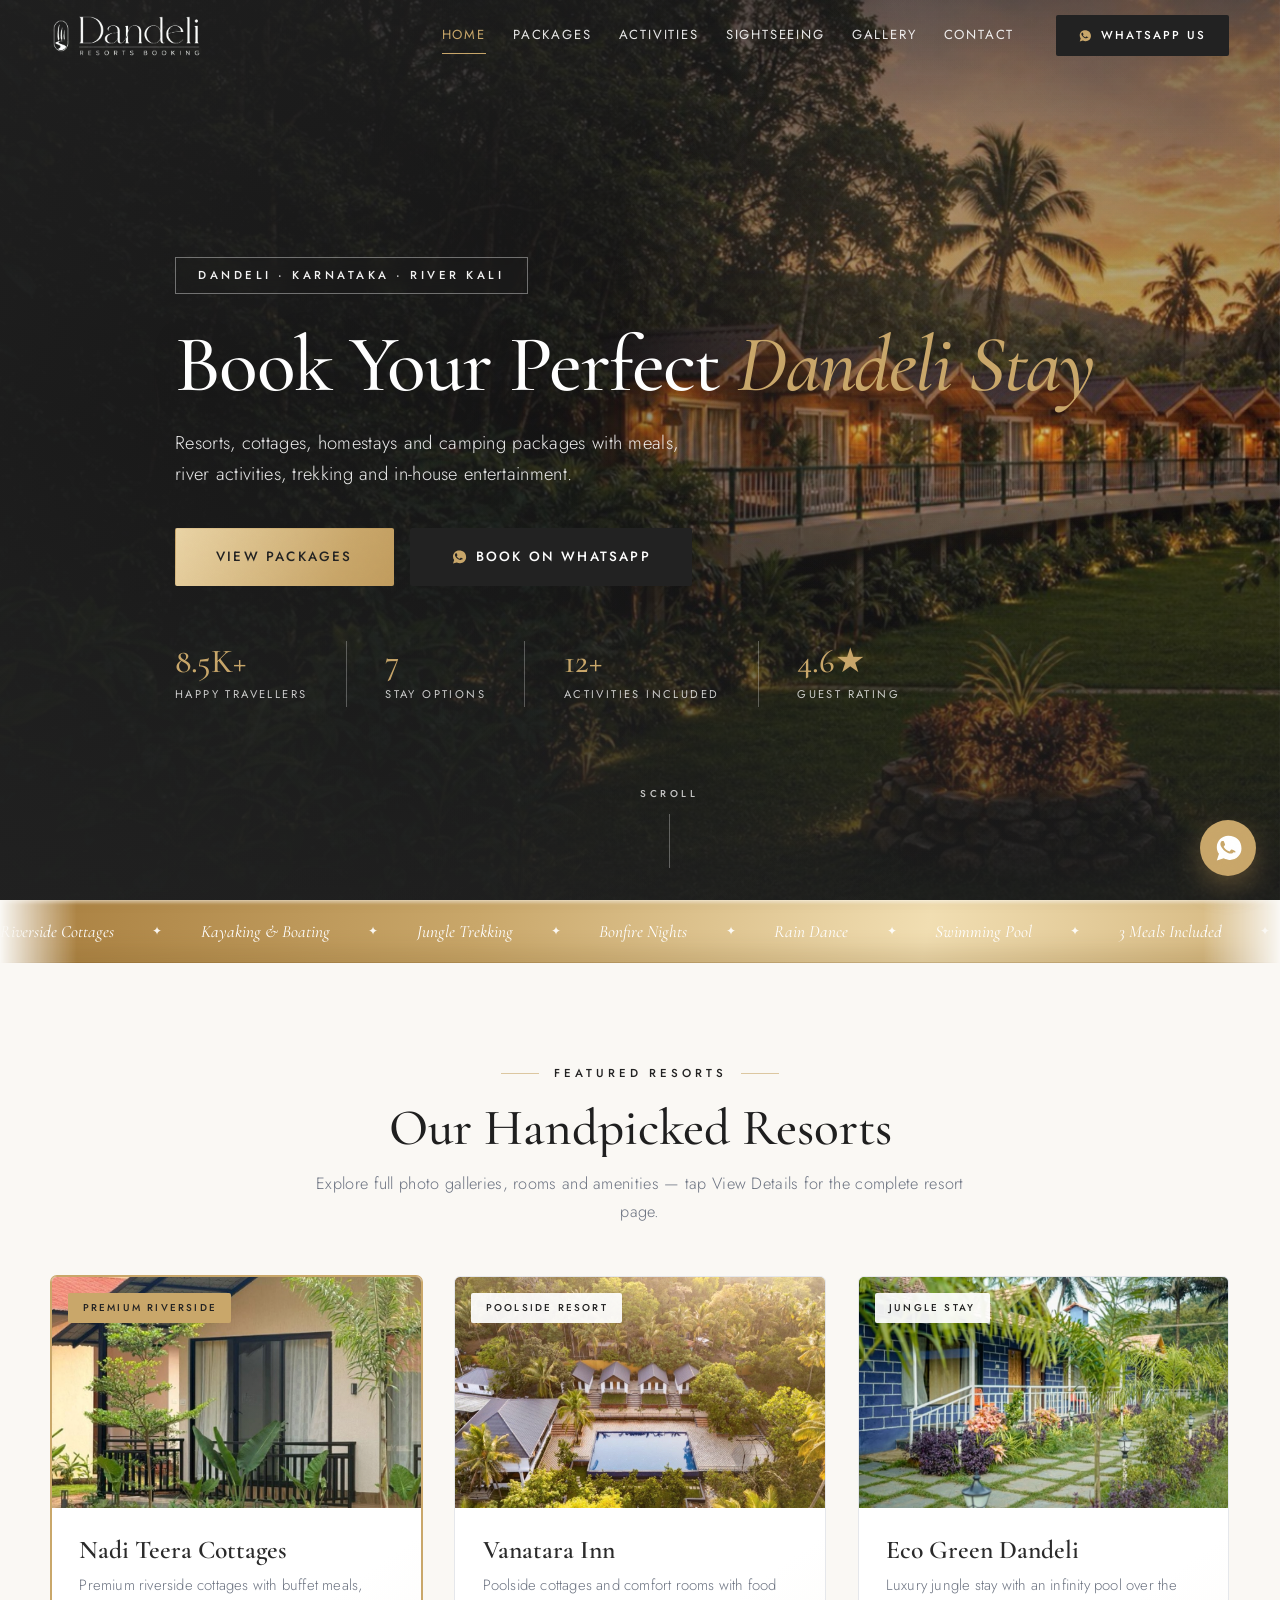
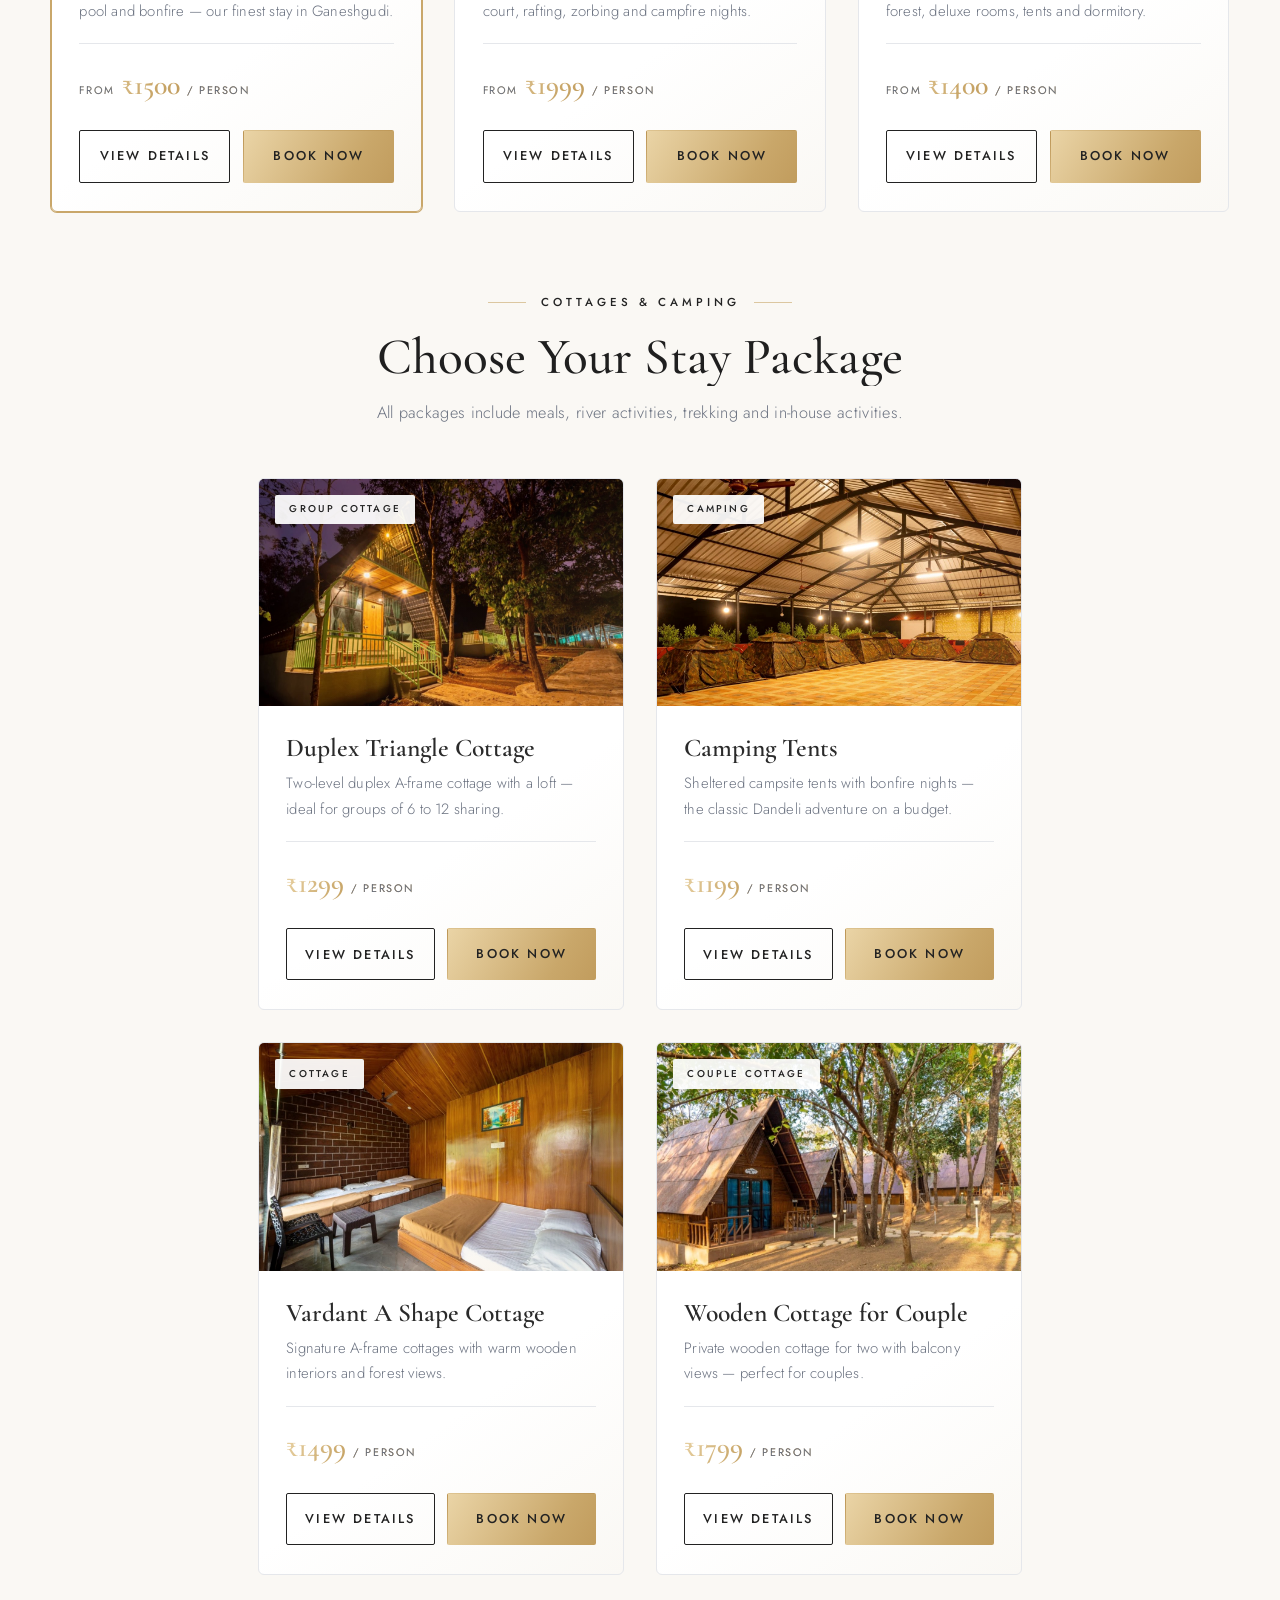
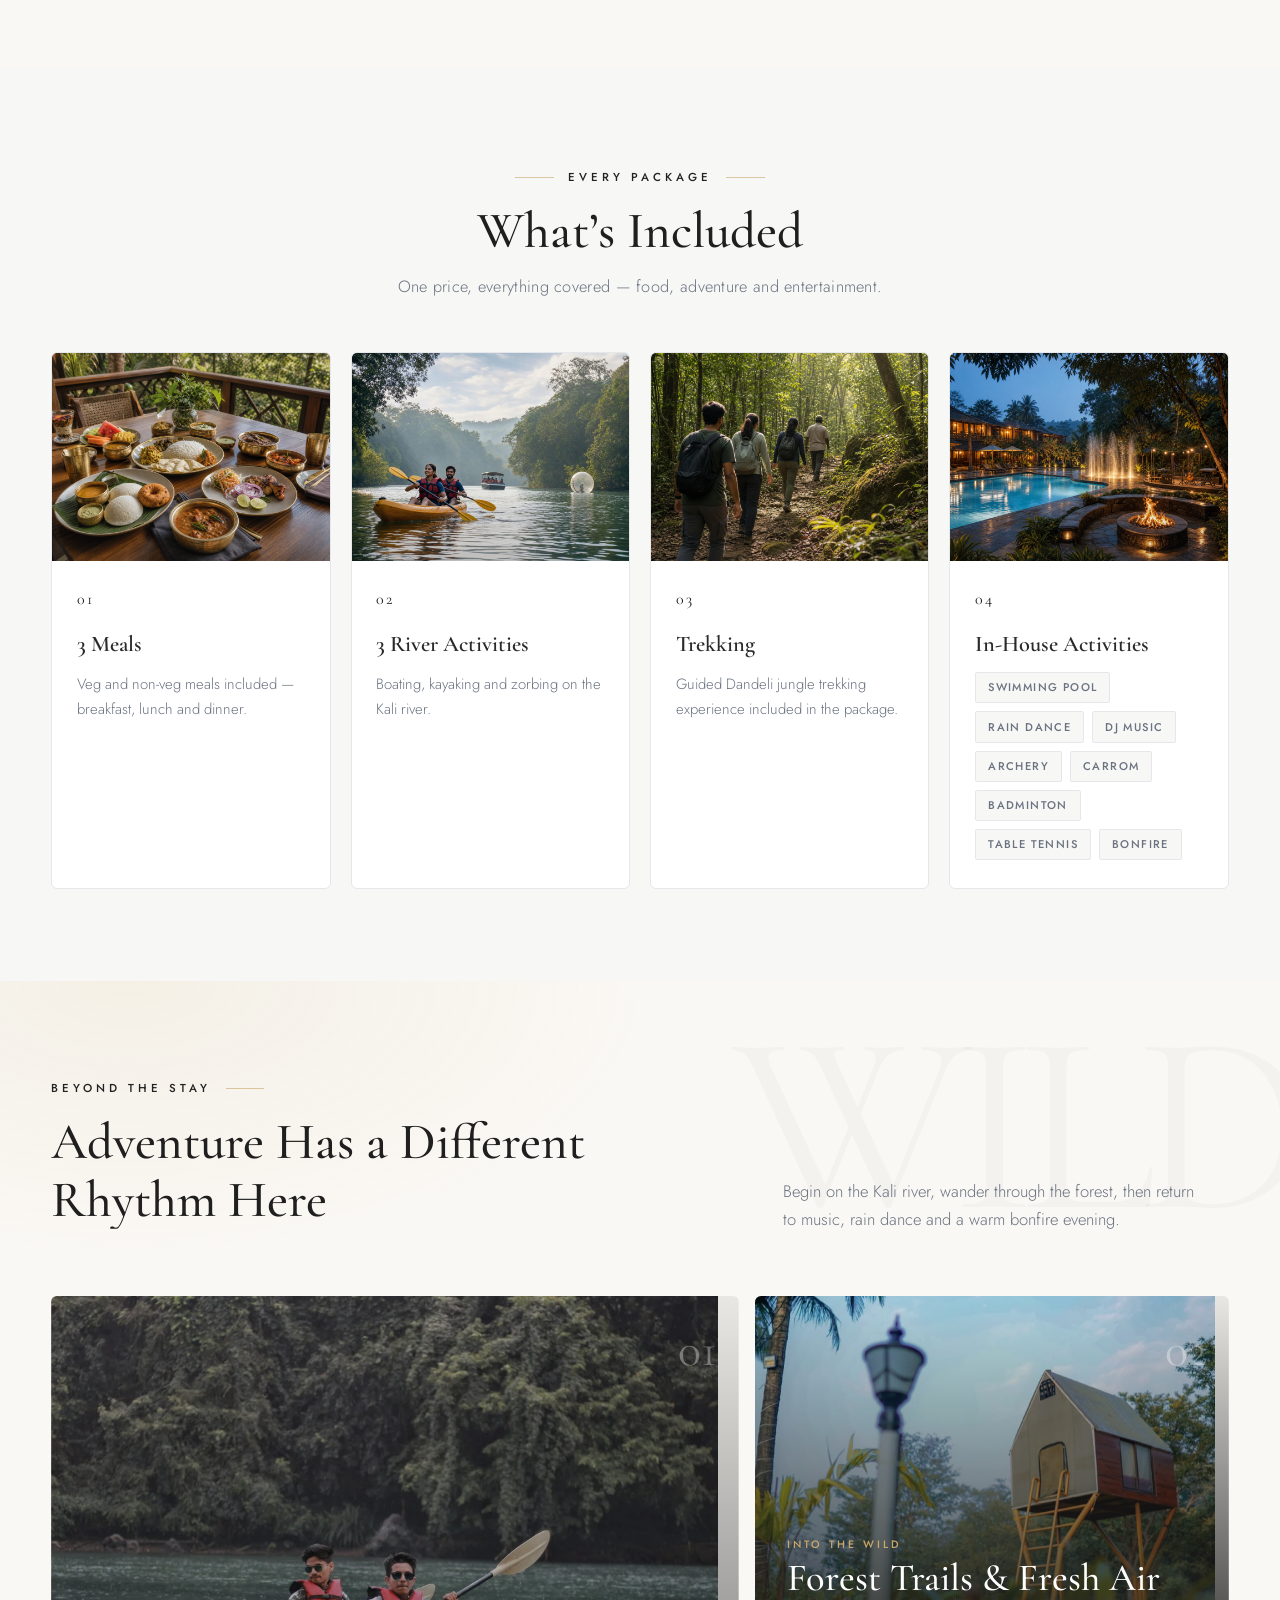
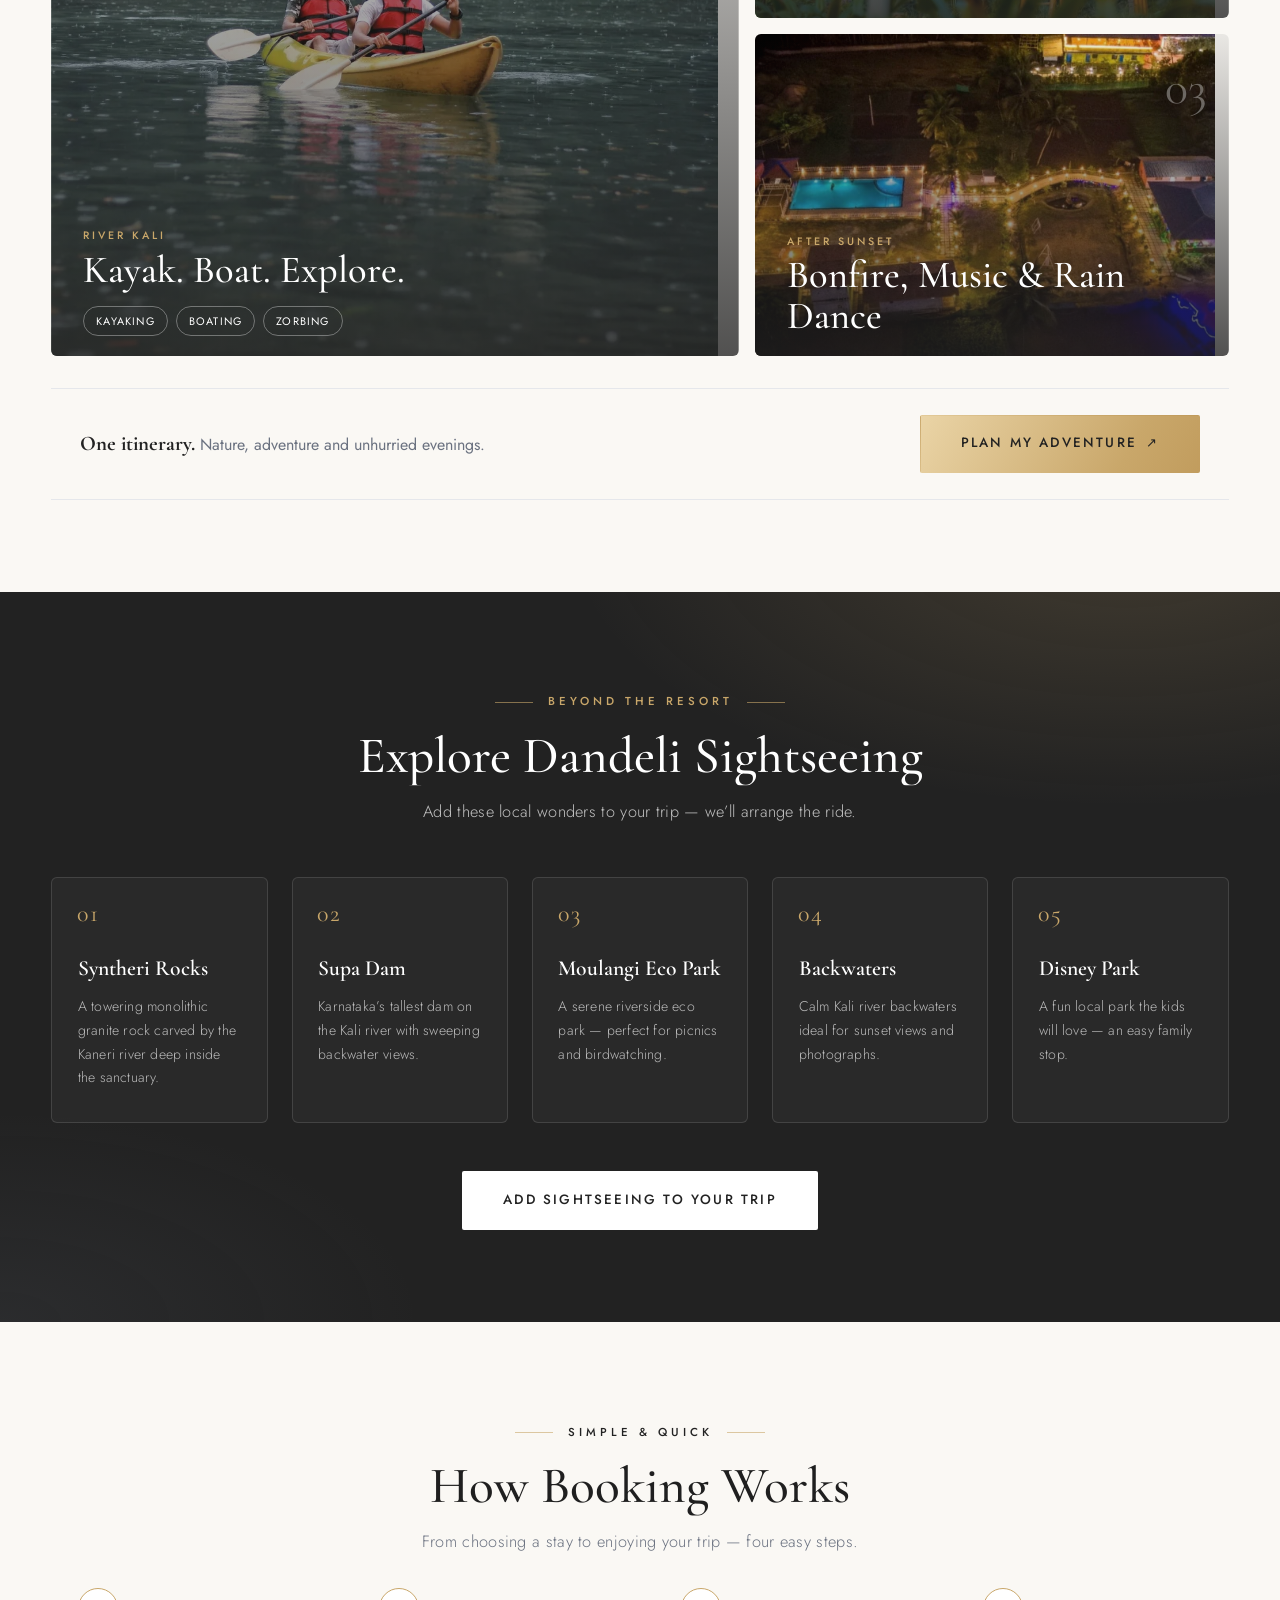
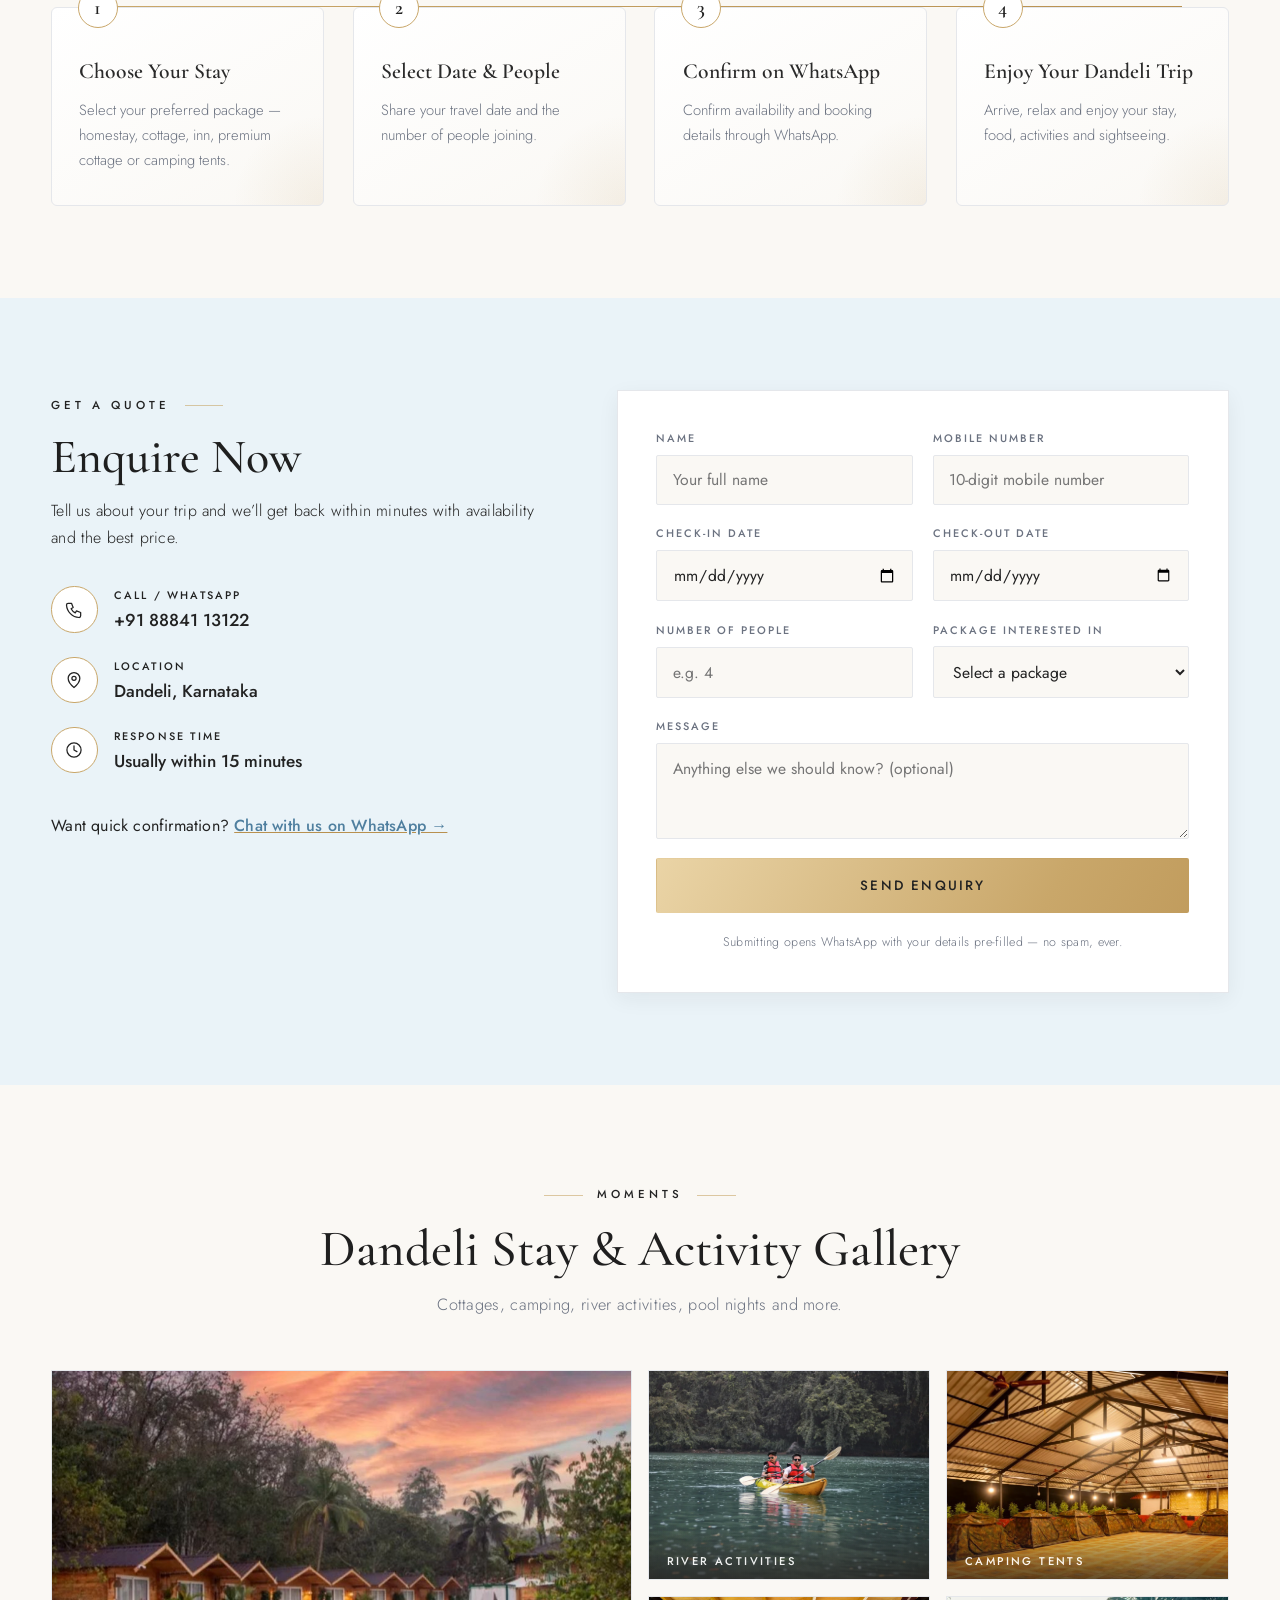
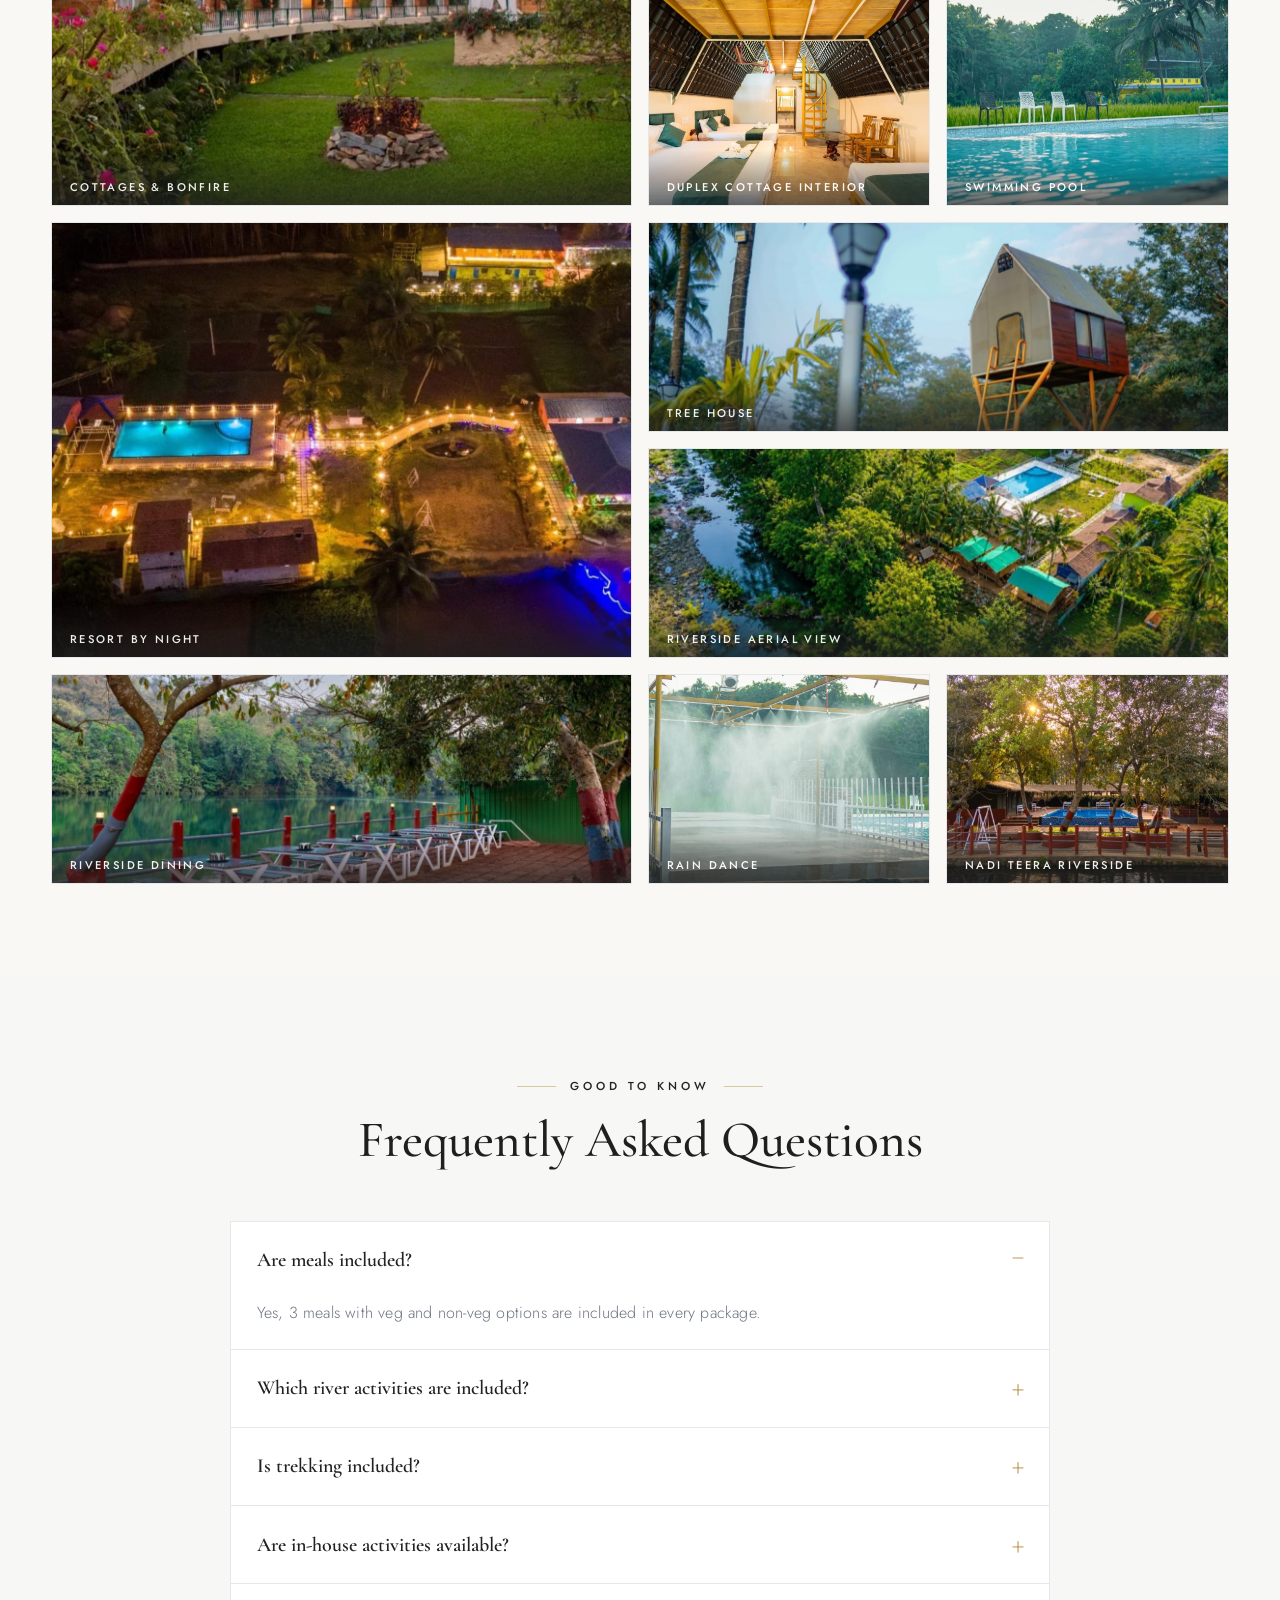
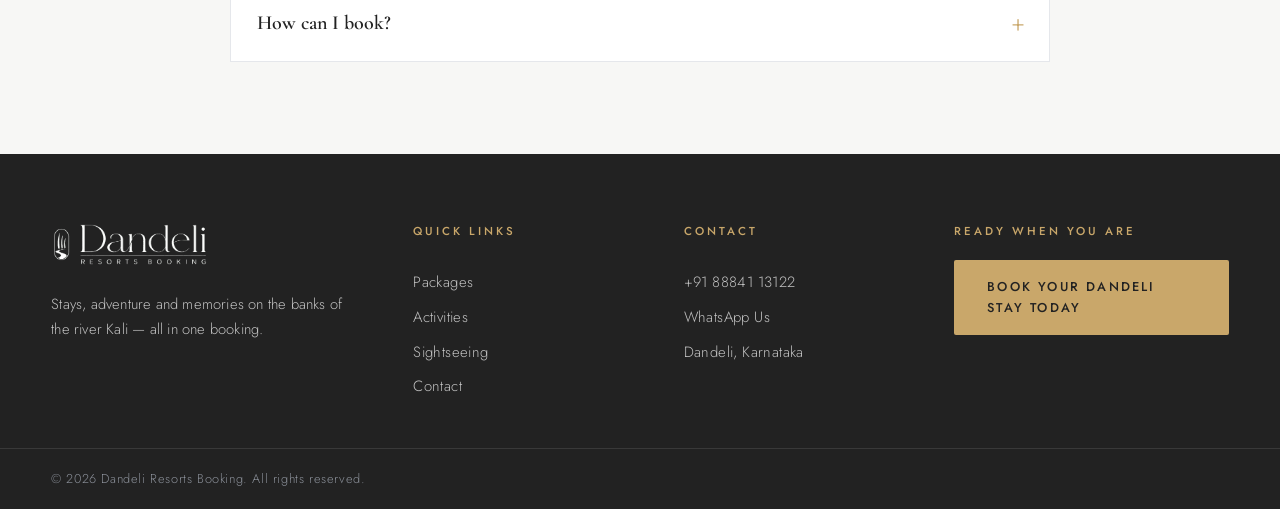
<file: index.html>
<!DOCTYPE html>
<html lang="en">
<head>
  <meta charset="UTF-8">
  <meta name="viewport" content="width=device-width, initial-scale=1.0">
  <script>document.documentElement.classList.add('js');document.addEventListener('error',function(e){var t=e.target;if(t&&t.tagName==='IMG'&&t.parentNode&&t.parentNode.tagName==='PICTURE'&&!t.dataset.fb){t.dataset.fb=1;var ss=t.parentNode.getElementsByTagName('source');while(ss.length){ss[0].parentNode.removeChild(ss[0]);}var s=t.getAttribute('src');t.removeAttribute('srcset');t.src='';t.src=s;}},true);window.setTimeout(function(){if(document.documentElement.classList.contains('sb-ready'))return;document.documentElement.classList.add('sb-fallback');var l=document.getElementById('siteLoader');if(l)l.classList.add('is-hidden');if(document.body)document.body.classList.remove('is-loading');},4000);</script>
  <title>Dandeli Resorts Booking | Resorts, Cottages, Homestays &amp; Camping from ₹1199</title>
  <meta name="description" content="Book your perfect Dandeli stay — resorts, cottages, homestays and camping packages with 3 meals, river activities, trekking and in-house entertainment. Packages from ₹1199 per person.">
  <meta name="robots" content="index, follow, max-image-preview:large">
  <meta name="theme-color" content="#FAF8F4">
  <meta name="color-scheme" content="light">
  <meta property="og:title" content="Dandeli Resorts Booking — Book Your Perfect Dandeli Stay">
  <meta property="og:description" content="Resorts, cottages, homestays and camping packages with meals, river activities, trekking and in-house entertainment.">
  <meta property="og:type" content="website">
  <meta property="og:image" content="images/hero-generated.jpg">
  <meta property="og:image:width" content="1672">
  <meta property="og:image:height" content="941">
  <meta property="og:image:alt" content="Illuminated forest cottages in Dandeli at sunset">
  <meta name="twitter:card" content="summary_large_image">
  <meta name="twitter:title" content="Dandeli Resorts Booking — Book Your Perfect Dandeli Stay">
  <meta name="twitter:description" content="Resorts, cottages, homestays and camping packages with meals and activities in Dandeli.">
  <meta name="twitter:image" content="images/hero-generated.jpg">
  <link rel="icon" type="image/png" href="images/favicon.png">
  <link rel="preload" as="image" href="images/hero-generated-banner.jpg" type="image/jpeg" fetchpriority="high">
  <link rel="preconnect" href="https://fonts.googleapis.com">
  <link rel="preconnect" href="https://fonts.gstatic.com" crossorigin>
  <link href="https://fonts.googleapis.com/css2?family=Cormorant+Garamond:ital,wght@0,500;0,600;1,500&amp;family=Jost:wght@300;400;500;600&amp;display=optional" rel="stylesheet" media="print" onload="this.media='all'">
  <noscript><link href="https://fonts.googleapis.com/css2?family=Cormorant+Garamond:ital,wght@0,500;0,600;1,500&amp;family=Jost:wght@300;400;500;600&amp;display=optional" rel="stylesheet"></noscript>
  <link rel="stylesheet" href="style.css">
  <script type="application/ld+json">
  {"@context":"https://schema.org","@type":"TravelAgency","name":"Dandeli Resorts Booking","description":"Direct booking assistance for resorts, cottages, homestays and camping packages in Dandeli, Karnataka.","telephone":"+91-88841-13122","areaServed":{"@type":"City","name":"Dandeli"},"address":{"@type":"PostalAddress","addressLocality":"Dandeli","addressRegion":"Karnataka","addressCountry":"IN"},"priceRange":"₹₹"}
  </script>
</head>
<body class="is-loading">

  <div class="site-loader" id="siteLoader" role="status" aria-live="polite" aria-label="Loading Dandeli Resorts Booking">
    <div class="loader-orbit" aria-hidden="true">
      <span class="loader-icon"><img src="images/logo-white.png" alt="" width="900" height="262"></span>
    </div>
    <div class="loader-brand" aria-hidden="true"><strong>Dandeli</strong><span>Resorts Booking</span></div>
    <span class="loader-line" aria-hidden="true"></span>
  </div>

  <a class="skip-link" href="#main-content">Skip to main content</a>

  <div class="scroll-progress" aria-hidden="true"><span id="progressBar"></span></div>

  <!-- ============ HEADER ============ -->
  <header class="site-header" id="home">
    <div class="container header-inner">
      <a href="#home" class="brand">
        <img class="brand-logo" src="images/logo-white.png" alt="Dandeli Resorts Booking" width="900" height="262">
      </a>

      <nav class="main-nav" id="mainNav" aria-label="Main navigation">
        <a href="#home" class="nav-link active">Home</a>
        <a href="#packages" class="nav-link">Packages</a>
        <a href="#activities" class="nav-link">Activities</a>
        <a href="#sightseeing" class="nav-link">Sightseeing</a>
        <a href="#gallery" class="nav-link">Gallery</a>
        <a href="#contact" class="nav-link">Contact</a>
        <a href="https://wa.me/918884113122?text=Hi!%20I%20want%20to%20book%20a%20Dandeli%20stay%20package." class="btn btn-whatsapp nav-cta" target="_blank" rel="noopener">
          <svg viewBox="0 0 32 32" class="ico" aria-hidden="true"><path fill="currentColor" d="M16 3C9.4 3 4 8.3 4 14.9c0 2.6.8 5 2.3 7L4 29l7.3-2.3c1.9 1 4 1.6 6.2 1.6h.5c6.6 0 12-5.3 12-11.9C30 8.3 24.6 3 16 3Zm5.9 16.9c-.3.8-1.7 1.6-2.4 1.7-.6.1-1.4.2-2.2-.1-.5-.2-1.2-.4-2-.8-3.6-1.5-5.9-5.1-6.1-5.4-.2-.2-1.4-1.9-1.4-3.6 0-1.7.9-2.6 1.2-2.9.3-.3.7-.4 1-.4h.7c.2 0 .5-.1.8.6.3.8 1 2.7 1.1 2.9.1.2.2.4 0 .7-.1.2-.2.4-.4.6l-.6.7c-.2.2-.4.4-.2.8.2.4 1 1.7 2.2 2.7 1.5 1.3 2.8 1.7 3.2 1.9.4.2.6.2.9-.1.2-.3 1-1.2 1.3-1.6.3-.4.5-.3.9-.2.4.1 2.4 1.1 2.8 1.3.4.2.7.3.8.5.1.2.1.9-.2 1.7Z"/></svg>
          WhatsApp Us
        </a>
      </nav>

      <button class="nav-toggle" id="navToggle" aria-label="Open menu" aria-expanded="false" aria-controls="mainNav">
        <span></span><span></span><span></span>
      </button>
    </div>
  </header>
  <button class="nav-scrim" id="navScrim" type="button" aria-label="Close navigation" tabindex="-1"></button>

  <main id="main-content">

  <!-- ============ HERO ============ -->
  <section class="hero">
    <img class="hero-bg" src="images/hero-generated-banner.jpg" alt="Wooden resort cottages surrounded by tropical greenery at sunset in Dandeli" width="1600" height="900" fetchpriority="high" decoding="async">
    <div class="hero-overlay"></div>
    <div class="container hero-content">
      <span class="hero-kicker">Dandeli &middot; Karnataka &middot; River Kali</span>
      <h1>Book Your Perfect <span class="accent">Dandeli Stay</span></h1>
      <p class="hero-sub">Resorts, cottages, homestays and camping packages with meals, river activities, trekking and in-house entertainment.</p>
      <div class="hero-ctas">
        <a href="#packages" class="btn btn-primary btn-lg">View Packages</a>
        <a href="https://wa.me/918884113122?text=Hi!%20I%20want%20to%20book%20a%20Dandeli%20stay%20package." class="btn btn-whatsapp btn-lg" target="_blank" rel="noopener">
          <svg viewBox="0 0 32 32" class="ico" aria-hidden="true"><path fill="currentColor" d="M16 3C9.4 3 4 8.3 4 14.9c0 2.6.8 5 2.3 7L4 29l7.3-2.3c1.9 1 4 1.6 6.2 1.6h.5c6.6 0 12-5.3 12-11.9C30 8.3 24.6 3 16 3Zm5.9 16.9c-.3.8-1.7 1.6-2.4 1.7-.6.1-1.4.2-2.2-.1-.5-.2-1.2-.4-2-.8-3.6-1.5-5.9-5.1-6.1-5.4-.2-.2-1.4-1.9-1.4-3.6 0-1.7.9-2.6 1.2-2.9.3-.3.7-.4 1-.4h.7c.2 0 .5-.1.8.6.3.8 1 2.7 1.1 2.9.1.2.2.4 0 .7-.1.2-.2.4-.4.6l-.6.7c-.2.2-.4.4-.2.8.2.4 1 1.7 2.2 2.7 1.5 1.3 2.8 1.7 3.2 1.9.4.2.6.2.9-.1.2-.3 1-1.2 1.3-1.6.3-.4.5-.3.9-.2.4.1 2.4 1.1 2.8 1.3.4.2.7.3.8.5.1.2.1.9-.2 1.7Z"/></svg>
          Book on WhatsApp
        </a>
      </div>
      <ul class="hero-stats">
        <li><strong data-count="8.5" data-decimals="1" data-suffix="K+">8.5K+</strong><span>Happy Travellers</span></li>
        <li><strong data-count="7">7</strong><span>Stay Options</span></li>
        <li><strong data-count="12" data-suffix="+">12+</strong><span>Activities Included</span></li>
        <li><strong data-count="4.6" data-decimals="1" data-suffix="★">4.6★</strong><span>Guest Rating</span></li>
      </ul>
    </div>
    <a href="#packages" class="scroll-cue" aria-label="Scroll to packages"><span class="cue-label">Scroll</span><span class="cue-line"></span></a>
  </section>

  <!-- ============ AMENITY RIBBON ============ -->
  <div class="marquee" aria-hidden="true">
    <div class="marquee-track">
      <span>Riverside Cottages</span><i>✦</i><span>Kayaking &amp; Boating</span><i>✦</i><span>Jungle Trekking</span><i>✦</i><span>Bonfire Nights</span><i>✦</i><span>Rain Dance</span><i>✦</i><span>Swimming Pool</span><i>✦</i><span>3 Meals Included</span><i>✦</i><span>DJ Evenings</span><i>✦</i>
      <span>Riverside Cottages</span><i>✦</i><span>Kayaking &amp; Boating</span><i>✦</i><span>Jungle Trekking</span><i>✦</i><span>Bonfire Nights</span><i>✦</i><span>Rain Dance</span><i>✦</i><span>Swimming Pool</span><i>✦</i><span>3 Meals Included</span><i>✦</i><span>DJ Evenings</span><i>✦</i>
    </div>
  </div>

  <!-- ============ PACKAGES ============ -->
  <section class="section" id="packages">
    <div class="container">
      <div class="section-head">
        <span class="eyebrow">Featured Resorts</span>
        <h2>Our Handpicked Resorts</h2>
        <p>Explore full photo galleries, rooms and amenities — tap View Details for the complete resort page.</p>
      </div>

      <div class="card-grid">
        <!-- Nadi Teera Cottages -->
        <article class="pkg-card reveal featured-pkg">
          <div class="pkg-media">
            <a href="nadi-teera.html" aria-label="View Nadi Teera Cottages details">
              <picture><img src="images/naditeera-cottage.jpg" alt="Nadi Teera red-roof cottage with private sit-out amid gardens" loading="lazy" width="1200" height="1600"></picture>
            </a>
            <span class="pkg-badge badge-gold">Premium Riverside</span>
          </div>
          <div class="pkg-body">
            <h3>Nadi Teera Cottages</h3>
            <p class="pkg-desc">Premium riverside cottages with buffet meals, pool and bonfire — our finest stay in Ganeshgudi.</p>
            <div class="pkg-meta">
              <span class="pkg-price"><small>From</small> ₹1500 <small>/ person</small></span>
            </div>
            <div class="pkg-actions">
              <a href="nadi-teera.html" class="btn btn-ghost">View Details</a>
              <a href="https://wa.me/918884113122?text=Hi!%20I%20want%20to%20book%20Nadi%20Teera%20Cottages." class="btn btn-primary" target="_blank" rel="noopener">Book Now</a>
            </div>
          </div>
        </article>

        <!-- Vanatara Inn -->
        <article class="pkg-card reveal">
          <div class="pkg-media">
            <a href="vanatara-inn.html" aria-label="View Vanatara Inn details">
              <picture><img src="images/vantara-inn.jpg" alt="Aerial view of Vanatara Inn cottages and swimming pool amid palm greenery" loading="lazy" width="1600" height="1066"></picture>
            </a>
            <span class="pkg-badge">Poolside Resort</span>
          </div>
          <div class="pkg-body">
            <h3>Vanatara Inn</h3>
            <p class="pkg-desc">Poolside cottages and comfort rooms with food court, rafting, zorbing and campfire nights.</p>
            <div class="pkg-meta">
              <span class="pkg-price"><small>From</small> ₹1999 <small>/ person</small></span>
            </div>
            <div class="pkg-actions">
              <a href="vanatara-inn.html" class="btn btn-ghost">View Details</a>
              <a href="https://wa.me/918884113122?text=Hi!%20I%20want%20to%20book%20Vanatara%20Inn." class="btn btn-primary" target="_blank" rel="noopener">Book Now</a>
            </div>
          </div>
        </article>

        <!-- Eco Green Dandeli -->
        <article class="pkg-card reveal">
          <div class="pkg-media">
            <a href="eco-green.html" aria-label="View Eco Green Dandeli details">
              <picture><img src="images/eco-homestay.jpg" alt="Eco Green cottages with garden pathway and lanterns" loading="lazy" width="1600" height="900"></picture>
            </a>
            <span class="pkg-badge">Jungle Stay</span>
          </div>
          <div class="pkg-body">
            <h3>Eco Green Dandeli</h3>
            <p class="pkg-desc">Luxury jungle stay with an infinity pool over the forest, deluxe rooms, tents and dormitory.</p>
            <div class="pkg-meta">
              <span class="pkg-price"><small>From</small> ₹1400 <small>/ person</small></span>
            </div>
            <div class="pkg-actions">
              <a href="eco-green.html" class="btn btn-ghost">View Details</a>
              <a href="https://wa.me/918884113122?text=Hi!%20I%20want%20to%20book%20Eco%20Green%20Dandeli." class="btn btn-primary" target="_blank" rel="noopener">Book Now</a>
            </div>
          </div>
        </article>
      </div>

      <div class="section-head" style="margin-top:4.5rem">
        <span class="eyebrow">Cottages &amp; Camping</span>
        <h2>Choose Your Stay Package</h2>
        <p>All packages include meals, river activities, trekking and in-house activities.</p>
      </div>

      <div class="card-grid grid-2up">
        <!-- Duplex Triangle Cottage -->
        <article class="pkg-card reveal">
          <div class="pkg-media">
            <picture><img src="images/duplex-triangle.jpg" alt="Duplex triangle A-frame cottage with green trim lit up at night" loading="lazy" width="1600" height="1066"></picture>
            <span class="pkg-badge">Group Cottage</span>
          </div>
          <div class="pkg-body">
            <h3>Duplex Triangle Cottage</h3>
            <p class="pkg-desc">Two-level duplex A-frame cottage with a loft — ideal for groups of 6 to 12 sharing.</p>
            <div class="pkg-meta">
              <span class="pkg-price">₹1299 <small>/ person</small></span>
            </div>
            <div class="pkg-actions">
              <button type="button" class="btn btn-ghost pkg-details-btn">View Details</button>
              <a href="https://wa.me/918884113122?text=Hi!%20I%20want%20to%20book%20the%20Duplex%20Triangle%20Cottage%20(6%20to%2012%20sharing%2C%20%E2%82%B91299%20pp)." class="btn btn-primary" target="_blank" rel="noopener">Book Now</a>
            </div>
          </div>
        </article>

        <!-- Camping Tents -->
        <article class="pkg-card reveal">
          <div class="pkg-media">
            <picture><img src="images/pkg-camping.webp" alt="Camping tents under a covered pavilion at night" loading="lazy" width="1280" height="854"></picture>
            <span class="pkg-badge">Camping</span>
          </div>
          <div class="pkg-body">
            <h3>Camping Tents</h3>
            <p class="pkg-desc">Sheltered campsite tents with bonfire nights — the classic Dandeli adventure on a budget.</p>
            <div class="pkg-meta">
              <span class="pkg-price">₹1199 <small>/ person</small></span>
            </div>
            <div class="pkg-actions">
              <button type="button" class="btn btn-ghost pkg-details-btn">View Details</button>
              <a href="https://wa.me/918884113122?text=Hi!%20I%20want%20to%20book%20the%20Camping%20Tents%20package%20(%E2%82%B91199%20pp)." class="btn btn-primary" target="_blank" rel="noopener">Book Now</a>
            </div>
          </div>
        </article>

        <!-- Vardant A Shape Cottage -->
        <article class="pkg-card reveal">
          <div class="pkg-media">
            <picture><img src="images/ashape-real.jpg" alt="Wooden A-shape cottage interior with brick wall and cozy beds" loading="lazy" width="1600" height="1067"></picture>
            <span class="pkg-badge">Cottage</span>
          </div>
          <div class="pkg-body">
            <h3>Vardant A Shape Cottage</h3>
            <p class="pkg-desc">Signature A-frame cottages with warm wooden interiors and forest views.</p>
            <div class="pkg-meta">
              <span class="pkg-price">₹1499 <small>/ person</small></span>
            </div>
            <div class="pkg-actions">
              <button type="button" class="btn btn-ghost pkg-details-btn">View Details</button>
              <a href="https://wa.me/918884113122?text=Hi!%20I%20want%20to%20book%20the%20Vardant%20A%20Shape%20Cottage%20package%20(%E2%82%B91499%20pp)." class="btn btn-primary" target="_blank" rel="noopener">Book Now</a>
            </div>
          </div>
        </article>

        <!-- Wooden Cottage for Couple -->
        <article class="pkg-card reveal">
          <div class="pkg-media">
            <picture><img src="images/wooden-cottage.jpg" alt="Wooden A-frame cottages among trees in golden evening light" loading="lazy" width="1600" height="1066"></picture>
            <span class="pkg-badge">Couple Cottage</span>
          </div>
          <div class="pkg-body">
            <h3>Wooden Cottage for Couple</h3>
            <p class="pkg-desc">Private wooden cottage for two with balcony views — perfect for couples.</p>
            <div class="pkg-meta">
              <span class="pkg-price">₹1799 <small>/ person</small></span>
            </div>
            <div class="pkg-actions">
              <button type="button" class="btn btn-ghost pkg-details-btn">View Details</button>
              <a href="https://wa.me/918884113122?text=Hi!%20I%20want%20to%20book%20the%20Wooden%20Cottage%20for%20Couple%20package%20(%E2%82%B91799%20pp)." class="btn btn-primary" target="_blank" rel="noopener">Book Now</a>
            </div>
          </div>
        </article>
      </div>
    </div>
  </section>

  <!-- ============ WHAT'S INCLUDED ============ -->
  <section class="section section-alt" id="inclusions">
    <div class="container">
      <div class="section-head">
        <span class="eyebrow">Every Package</span>
        <h2>What&rsquo;s Included</h2>
        <p>One price, everything covered — food, adventure and entertainment.</p>
      </div>

      <div class="include-grid">
        <div class="include-card reveal">
          <div class="include-media"><picture><img src="images/inclusion-meals.png" alt="Indian vegetarian and non-vegetarian meals served at a forest resort" loading="lazy" decoding="async" width="1000" height="750"></picture></div>
          <div class="include-content">
            <span class="include-index">01</span>
            <h3>3 Meals</h3>
            <p>Veg and non-veg meals included — breakfast, lunch and dinner.</p>
          </div>
        </div>
        <div class="include-card reveal">
          <div class="include-media"><picture><img src="images/inclusion-river.png" alt="Guests kayaking with boating and zorbing on the Kali river" loading="lazy" decoding="async" width="1000" height="750"></picture></div>
          <div class="include-content">
            <span class="include-index">02</span>
            <h3>3 River Activities</h3>
            <p>Boating, kayaking and zorbing on the Kali river.</p>
          </div>
        </div>
        <div class="include-card reveal">
          <div class="include-media"><picture><img src="images/inclusion-trekking.png" alt="Guided group trekking through a sunlit Dandeli forest trail" loading="lazy" decoding="async" width="1000" height="750"></picture></div>
          <div class="include-content">
            <span class="include-index">03</span>
            <h3>Trekking</h3>
            <p>Guided Dandeli jungle trekking experience included in the package.</p>
          </div>
        </div>
        <div class="include-card reveal">
          <div class="include-media"><picture><img src="images/inclusion-resort-activities.png" alt="Illuminated resort pool, rain dance fountains and bonfire at blue hour" loading="lazy" decoding="async" width="1000" height="750"></picture></div>
          <div class="include-content">
            <span class="include-index">04</span>
            <h3>In-House Activities</h3>
            <ul class="chip-list">
              <li>Swimming Pool</li><li>Rain Dance</li><li>DJ Music</li><li>Archery</li>
              <li>Carrom</li><li>Badminton</li><li>Table Tennis</li><li>Bonfire</li>
            </ul>
          </div>
        </div>
      </div>
    </div>
  </section>

  <!-- ============ IMMERSIVE ACTIVITIES ============ -->
  <section class="section activity-section" id="activities">
    <div class="container">
      <div class="activity-intro">
        <div class="section-head activity-head">
          <span class="eyebrow">Beyond the Stay</span>
          <h2>Adventure Has a Different Rhythm Here</h2>
        </div>
        <p class="activity-lead reveal">Begin on the Kali river, wander through the forest, then return to music, rain dance and a warm bonfire evening.</p>
      </div>

      <div class="activity-showcase">
        <article class="activity-panel activity-panel-main reveal">
          <picture><img src="images/gal-kayak.webp" alt="Guests kayaking through the calm Kali river" loading="lazy" decoding="async" width="1600" height="1067"></picture>
          <div class="activity-shade"></div>
          <span class="activity-number">01</span>
          <div class="activity-copy">
            <p>River Kali</p>
            <h3>Kayak. Boat. Explore.</h3>
            <ul><li>Kayaking</li><li>Boating</li><li>Zorbing</li></ul>
          </div>
        </article>

        <article class="activity-panel reveal">
          <picture><img src="images/tree-house.jpg" alt="Tree house surrounded by Dandeli forest" loading="lazy" decoding="async" width="1600" height="900"></picture>
          <div class="activity-shade"></div>
          <span class="activity-number">02</span>
          <div class="activity-copy">
            <p>Into the Wild</p>
            <h3>Forest Trails &amp; Fresh Air</h3>
          </div>
        </article>

        <article class="activity-panel reveal">
          <picture><img src="images/night-aerial.jpg" alt="Dandeli resort glowing at night around the pool" loading="lazy" decoding="async" width="1600" height="1600"></picture>
          <div class="activity-shade"></div>
          <span class="activity-number">03</span>
          <div class="activity-copy">
            <p>After Sunset</p>
            <h3>Bonfire, Music &amp; Rain Dance</h3>
          </div>
        </article>
      </div>

      <div class="activity-cta reveal">
        <p><strong>One itinerary.</strong> Nature, adventure and unhurried evenings.</p>
        <a href="https://wa.me/918884113122?text=Hi!%20I%20want%20to%20know%20more%20about%20the%20activities%20included%20in%20the%20Dandeli%20packages." class="btn btn-primary btn-lg" target="_blank" rel="noopener">Plan My Adventure <span aria-hidden="true">↗</span></a>
      </div>
    </div>
  </section>

  <!-- ============ SIGHTSEEING ============ -->
  <section class="section section-forest" id="sightseeing">
    <div class="container">
      <div class="section-head light">
        <span class="eyebrow">Beyond the Resort</span>
        <h2>Explore Dandeli Sightseeing</h2>
        <p>Add these local wonders to your trip — we&rsquo;ll arrange the ride.</p>
      </div>

      <div class="sight-grid">
        <div class="sight-card reveal" data-place="01">
          <h3>Syntheri Rocks</h3>
          <p>A towering monolithic granite rock carved by the Kaneri river deep inside the sanctuary.</p>
        </div>
        <div class="sight-card reveal" data-place="02">
          <h3>Supa Dam</h3>
          <p>Karnataka&rsquo;s tallest dam on the Kali river with sweeping backwater views.</p>
        </div>
        <div class="sight-card reveal" data-place="03">
          <h3>Moulangi Eco Park</h3>
          <p>A serene riverside eco park — perfect for picnics and birdwatching.</p>
        </div>
        <div class="sight-card reveal" data-place="04">
          <h3>Backwaters</h3>
          <p>Calm Kali river backwaters ideal for sunset views and photographs.</p>
        </div>
        <div class="sight-card reveal" data-place="05">
          <h3>Disney Park</h3>
          <p>A fun local park the kids will love — an easy family stop.</p>
        </div>
      </div>

      <div class="center">
        <a href="https://wa.me/918884113122?text=Hi!%20Please%20add%20sightseeing%20to%20my%20Dandeli%20trip." class="btn btn-light btn-lg" target="_blank" rel="noopener">Add Sightseeing to Your Trip</a>
      </div>
    </div>
  </section>

  <!-- ============ HOW BOOKING WORKS ============ -->
  <section class="section" id="how">
    <div class="container">
      <div class="section-head">
        <span class="eyebrow">Simple &amp; Quick</span>
        <h2>How Booking Works</h2>
        <p>From choosing a stay to enjoying your trip — four easy steps.</p>
      </div>

      <ol class="steps" aria-label="Four booking steps">
        <li class="step reveal">
          <span class="step-num">1</span>
          <h3>Choose Your Stay</h3>
          <p>Select your preferred package — homestay, cottage, inn, premium cottage or camping tents.</p>
        </li>
        <li class="step reveal">
          <span class="step-num">2</span>
          <h3>Select Date &amp; People</h3>
          <p>Share your travel date and the number of people joining.</p>
        </li>
        <li class="step reveal">
          <span class="step-num">3</span>
          <h3>Confirm on WhatsApp</h3>
          <p>Confirm availability and booking details through WhatsApp.</p>
        </li>
        <li class="step reveal">
          <span class="step-num">4</span>
          <h3>Enjoy Your Dandeli Trip</h3>
          <p>Arrive, relax and enjoy your stay, food, activities and sightseeing.</p>
        </li>
      </ol>
    </div>
  </section>

  <!-- ============ ENQUIRY FORM ============ -->
  <section class="section section-alt" id="contact">
    <div class="container enquiry-wrap">
      <div class="enquiry-info">
        <span class="eyebrow">Get a Quote</span>
        <h2 id="contactTitle">Enquire Now</h2>
        <p>Tell us about your trip and we&rsquo;ll get back within minutes with availability and the best price.</p>
        <ul class="contact-list">
          <li>
            <span class="c-ico"><svg aria-hidden="true" viewBox="0 0 24 24" fill="none" stroke="currentColor" stroke-width="1.5" stroke-linecap="round" stroke-linejoin="round"><path d="M5 4h4l2 5-2.5 1.5a12 12 0 0 0 5 5L15 13l5 2v4a2 2 0 0 1-2 2A16 16 0 0 1 3 6a2 2 0 0 1 2-2Z"/></svg></span>
            <div><strong>Call / WhatsApp</strong><a href="tel:+918884113122">+91 88841 13122</a></div>
          </li>
          <li>
            <span class="c-ico"><svg aria-hidden="true" viewBox="0 0 24 24" fill="none" stroke="currentColor" stroke-width="1.5" stroke-linecap="round" stroke-linejoin="round"><path d="M12 21s-7-5.5-7-11a7 7 0 0 1 14 0c0 5.5-7 11-7 11Z"/><circle cx="12" cy="10" r="2.5"/></svg></span>
            <div><strong>Location</strong><span>Dandeli, Karnataka</span></div>
          </li>
          <li>
            <span class="c-ico"><svg aria-hidden="true" viewBox="0 0 24 24" fill="none" stroke="currentColor" stroke-width="1.5" stroke-linecap="round" stroke-linejoin="round"><circle cx="12" cy="12" r="8.5"/><path d="M12 7v5l3.5 2"/></svg></span>
            <div><strong>Response Time</strong><span>Usually within 15 minutes</span></div>
          </li>
        </ul>
        <p class="quick-cta">Want quick confirmation?
          <a href="https://wa.me/918884113122?text=Hi!%20I%20have%20a%20question%20about%20Dandeli%20packages." target="_blank" rel="noopener">Chat with us on WhatsApp →</a>
        </p>
      </div>

      <form class="enquiry-form" id="enquiryForm" aria-labelledby="contactTitle">
        <div class="form-row">
          <label>Name
            <input type="text" name="name" placeholder="Your full name" autocomplete="name" required>
          </label>
          <label>Mobile Number
            <input type="tel" name="mobile" placeholder="10-digit mobile number" autocomplete="tel" inputmode="numeric" pattern="[6-9][0-9]{9}" minlength="10" maxlength="10" required>
          </label>
        </div>
        <div class="form-row">
          <label>Check-in Date
            <input type="date" name="checkin" id="checkin" autocomplete="off" required>
          </label>
          <label>Check-out Date
            <input type="date" name="checkout" id="checkout" autocomplete="off" required>
          </label>
        </div>
        <div class="form-row">
          <label>Number of People
            <input type="number" name="people" min="1" max="200" placeholder="e.g. 4" autocomplete="off" inputmode="numeric" required>
          </label>
          <label>Package Interested In
            <select name="package" required>
              <option value="" disabled selected>Select a package</option>
              <option>Camping Tents — ₹1199 pp</option>
              <option>Eco Green Dandeli — from ₹1400 pp</option>
              <option>Duplex Triangle Cottage (6–12 sharing) — ₹1299 pp</option>
              <option>Vardant A Shape Cottage — ₹1499 pp</option>
              <option>Wooden Cottage for Couple — ₹1799 pp</option>
              <option>Vanatara Inn — custom group rate</option>
              <option>Nadi Teera Cottages — from ₹1500 pp</option>
              <option>Not sure yet — need help choosing</option>
            </select>
          </label>
        </div>
        <label>Message
          <textarea name="message" rows="3" placeholder="Anything else we should know? (optional)"></textarea>
        </label>
        <button type="submit" class="btn btn-primary btn-lg btn-block">Send Enquiry</button>
        <p class="form-note">Submitting opens WhatsApp with your details pre-filled — no spam, ever.</p>
      </form>
    </div>
  </section>

  <!-- ============ GALLERY ============ -->
  <section class="section" id="gallery">
    <div class="container">
      <div class="section-head">
        <span class="eyebrow">Moments</span>
        <h2>Dandeli Stay &amp; Activity Gallery</h2>
        <p>Cottages, camping, river activities, pool nights and more.</p>
      </div>

      <div class="gallery-grid">
        <figure class="g-item g-big reveal"><picture><img src="images/hero.jpg" alt="Riverside cottages at sunset with bonfire pit" loading="lazy" width="1920" height="1115"></picture><figcaption>Cottages &amp; Bonfire</figcaption></figure>
        <figure class="g-item reveal"><picture><img src="images/gal-kayak.webp" alt="Two guests kayaking on the Kali river" loading="lazy" width="1600" height="1067"></picture><figcaption>River Activities</figcaption></figure>
        <figure class="g-item reveal"><picture><img src="images/pkg-camping.webp" alt="Camping tents under a lit pavilion" loading="lazy" width="1280" height="854"></picture><figcaption>Camping Tents</figcaption></figure>
        <figure class="g-item reveal"><picture><img src="images/duplex-interior.jpg" alt="Duplex triangle cottage interior with multiple beds and a loft spiral staircase" loading="lazy" width="1600" height="1066"></picture><figcaption>Duplex Cottage Interior</figcaption></figure>
        <figure class="g-item reveal"><picture><img src="images/pool-real.jpg" alt="Swimming pool surrounded by palms and paddy greens" loading="lazy" width="1600" height="900"></picture><figcaption>Swimming Pool</figcaption></figure>
        <figure class="g-item g-big reveal"><picture><img src="images/night-aerial.jpg" alt="Aerial view of the lit resort and pool at night" loading="lazy" width="1600" height="1600"></picture><figcaption>Resort by Night</figcaption></figure>
        <figure class="g-item g-wide reveal"><picture><img src="images/tree-house.jpg" alt="Tree house cabin on stilts amid greenery" loading="lazy" width="1600" height="900"></picture><figcaption>Tree House</figcaption></figure>
        <figure class="g-item g-wide reveal"><picture><img src="images/river-aerial.jpg" alt="Aerial view of the riverside resort, pool and tents" loading="lazy" width="1600" height="900"></picture><figcaption>Riverside Aerial View</figcaption></figure>
        <figure class="g-item g-wide reveal"><picture><img src="images/riverside-dining.jpg" alt="Riverside dining tables on the banks of the Kali river" loading="lazy" width="1600" height="1066"></picture><figcaption>Riverside Dining</figcaption></figure>
        <figure class="g-item reveal"><picture><img src="images/rain-dance.jpg" alt="Rain dance misting arena beside the pool" loading="lazy" width="1600" height="900"></picture><figcaption>Rain Dance</figcaption></figure>
        <figure class="g-item reveal"><picture><img src="images/naditeera-riverside.jpg" alt="Nadi Teera pool and thatched pavilion seen across the river at golden hour" loading="lazy" width="1600" height="900"></picture><figcaption>Nadi Teera Riverside</figcaption></figure>
      </div>
    </div>
  </section>

  <!-- ============ FAQ ============ -->
  <section class="section section-alt" id="faq">
    <div class="container narrow">
      <div class="section-head">
        <span class="eyebrow">Good to Know</span>
        <h2>Frequently Asked Questions</h2>
      </div>

      <div class="faq-list">
        <details class="faq-item" open>
          <summary>Are meals included?</summary>
          <p>Yes, 3 meals with veg and non-veg options are included in every package.</p>
        </details>
        <details class="faq-item">
          <summary>Which river activities are included?</summary>
          <p>Boating, kayaking and zorbing are included when weather, river conditions and operator availability permit.</p>
        </details>
        <details class="faq-item">
          <summary>Is trekking included?</summary>
          <p>Yes, a guided Dandeli trekking experience is included when trail and weather conditions permit.</p>
        </details>
        <details class="faq-item">
          <summary>Are in-house activities available?</summary>
          <p>Yes — swimming pool, rain dance, DJ music, archery, carrom, badminton, table tennis and bonfire are available, subject to the selected property and operating conditions.</p>
        </details>
        <details class="faq-item">
          <summary>How can I book?</summary>
          <p>Fill the enquiry form above or book directly through WhatsApp at <a href="https://wa.me/918884113122" target="_blank" rel="noopener">+91 88841 13122</a>.</p>
        </details>
      </div>
    </div>
  </section>

  <!-- ============ FOOTER ============ -->
  </main>

  <footer class="site-footer">
    <div class="container footer-grid">
      <div class="footer-brand">
        <a href="#home" class="brand light">
          <img class="brand-logo" src="images/logo-white.png" alt="Dandeli Resorts Booking" width="900" height="262" loading="lazy">
        </a>
        <p>Stays, adventure and memories on the banks of the river Kali — all in one booking.</p>
      </div>

      <nav class="footer-links" aria-label="Quick links">
        <h3>Quick Links</h3>
        <a href="#packages">Packages</a>
        <a href="#activities">Activities</a>
        <a href="#sightseeing">Sightseeing</a>
        <a href="#contact">Contact</a>
      </nav>

      <div class="footer-contact">
        <h3>Contact</h3>
        <a href="tel:+918884113122">+91 88841 13122</a>
        <a href="https://wa.me/918884113122" target="_blank" rel="noopener">WhatsApp Us</a>
        <span>Dandeli, Karnataka</span>
      </div>

      <div class="footer-cta">
        <h3>Ready when you are</h3>
        <a href="https://wa.me/918884113122?text=Hi!%20I%20want%20to%20book%20my%20Dandeli%20stay%20today." class="btn btn-whatsapp" target="_blank" rel="noopener">Book Your Dandeli Stay Today</a>
      </div>
    </div>
    <div class="footer-bottom">
      <div class="container">
        <span>© <span id="year">2026</span> Dandeli Resorts Booking. All rights reserved.</span>
      </div>
    </div>
  </footer>

  <!-- Floating WhatsApp button -->
  <a href="https://wa.me/918884113122?text=Hi!%20I%20want%20to%20book%20a%20Dandeli%20stay%20package." class="wa-float" target="_blank" rel="noopener" aria-label="Chat on WhatsApp">
    <svg viewBox="0 0 32 32" aria-hidden="true"><path fill="currentColor" d="M16 3C9.4 3 4 8.3 4 14.9c0 2.6.8 5 2.3 7L4 29l7.3-2.3c1.9 1 4 1.6 6.2 1.6h.5c6.6 0 12-5.3 12-11.9C30 8.3 24.6 3 16 3Zm5.9 16.9c-.3.8-1.7 1.6-2.4 1.7-.6.1-1.4.2-2.2-.1-.5-.2-1.2-.4-2-.8-3.6-1.5-5.9-5.1-6.1-5.4-.2-.2-1.4-1.9-1.4-3.6 0-1.7.9-2.6 1.2-2.9.3-.3.7-.4 1-.4h.7c.2 0 .5-.1.8.6.3.8 1 2.7 1.1 2.9.1.2.2.4 0 .7-.1.2-.2.4-.4.6l-.6.7c-.2.2-.4.4-.2.8.2.4 1 1.7 2.2 2.7 1.5 1.3 2.8 1.7 3.2 1.9.4.2.6.2.9-.1.2-.3 1-1.2 1.3-1.6.3-.4.5-.3.9-.2.4.1 2.4 1.1 2.8 1.3.4.2.7.3.8.5.1.2.1.9-.2 1.7Z"/></svg>
  </a>

  <!-- Mobile booking dock -->
  <aside class="mobile-booking-dock" aria-label="Quick booking actions">
    <a href="tel:+918884113122" class="dock-call">
      <svg viewBox="0 0 24 24" fill="none" stroke="currentColor" stroke-width="1.7" stroke-linecap="round" stroke-linejoin="round" aria-hidden="true"><path d="M5 4h4l2 5-2.5 1.5a12 12 0 0 0 5 5L15 13l5 2v4a2 2 0 0 1-2 2A16 16 0 0 1 3 6a2 2 0 0 1 2-2Z"/></svg>
      Call
    </a>
    <a href="https://wa.me/918884113122?text=Hi!%20I%20want%20to%20check%20availability%20for%20a%20Dandeli%20stay." target="_blank" rel="noopener" class="dock-whatsapp">
      Check Availability <span aria-hidden="true">↗</span>
    </a>
  </aside>

  <!-- Package details dialog -->
  <dialog class="package-dialog" id="packageDialog" aria-labelledby="dialogTitle">
    <div class="package-dialog-shell">
      <button class="package-dialog-close" id="packageDialogClose" type="button" aria-label="Close package details">&times;</button>
      <div class="package-dialog-media"><img id="dialogImage" alt=""></div>
      <div class="package-dialog-content">
        <span class="eyebrow" id="dialogType">Stay Package</span>
        <h2 id="dialogTitle">Package details</h2>
        <p id="dialogDescription"></p>
        <strong class="dialog-price" id="dialogPrice"></strong>
        <div class="dialog-inclusions">
          <h3>Included with your stay</h3>
          <ul>
            <li><span>✓</span> Breakfast, lunch and dinner</li>
            <li><span>✓</span> Boating, kayaking and zorbing</li>
            <li><span>✓</span> Guided trekking experience</li>
            <li><span>✓</span> Pool and in-house activities</li>
          </ul>
        </div>
        <p class="dialog-note">Availability and final itinerary are confirmed directly on WhatsApp.</p>
        <a id="dialogBook" class="btn btn-primary btn-lg btn-block" target="_blank" rel="noopener">Check Availability <span aria-hidden="true">↗</span></a>
      </div>
    </div>
  </dialog>

  <!-- Lightbox -->
  <div class="lightbox" id="lightbox" role="dialog" aria-modal="true" aria-label="Image viewer" aria-describedby="lbCaption" hidden>
    <button class="lb-close" id="lbClose" aria-label="Close">&times;</button>
    <button class="lb-prev" id="lbPrev" aria-label="Previous image">&#8249;</button>
    <img id="lbImg" alt="">
    <button class="lb-next" id="lbNext" aria-label="Next image">&#8250;</button>
    <p class="lb-caption" id="lbCaption" aria-live="polite"></p>
  </div>

  <script src="script.js" defer></script>
  <script src="booking.js" defer></script>
</body>
</html>
</file>
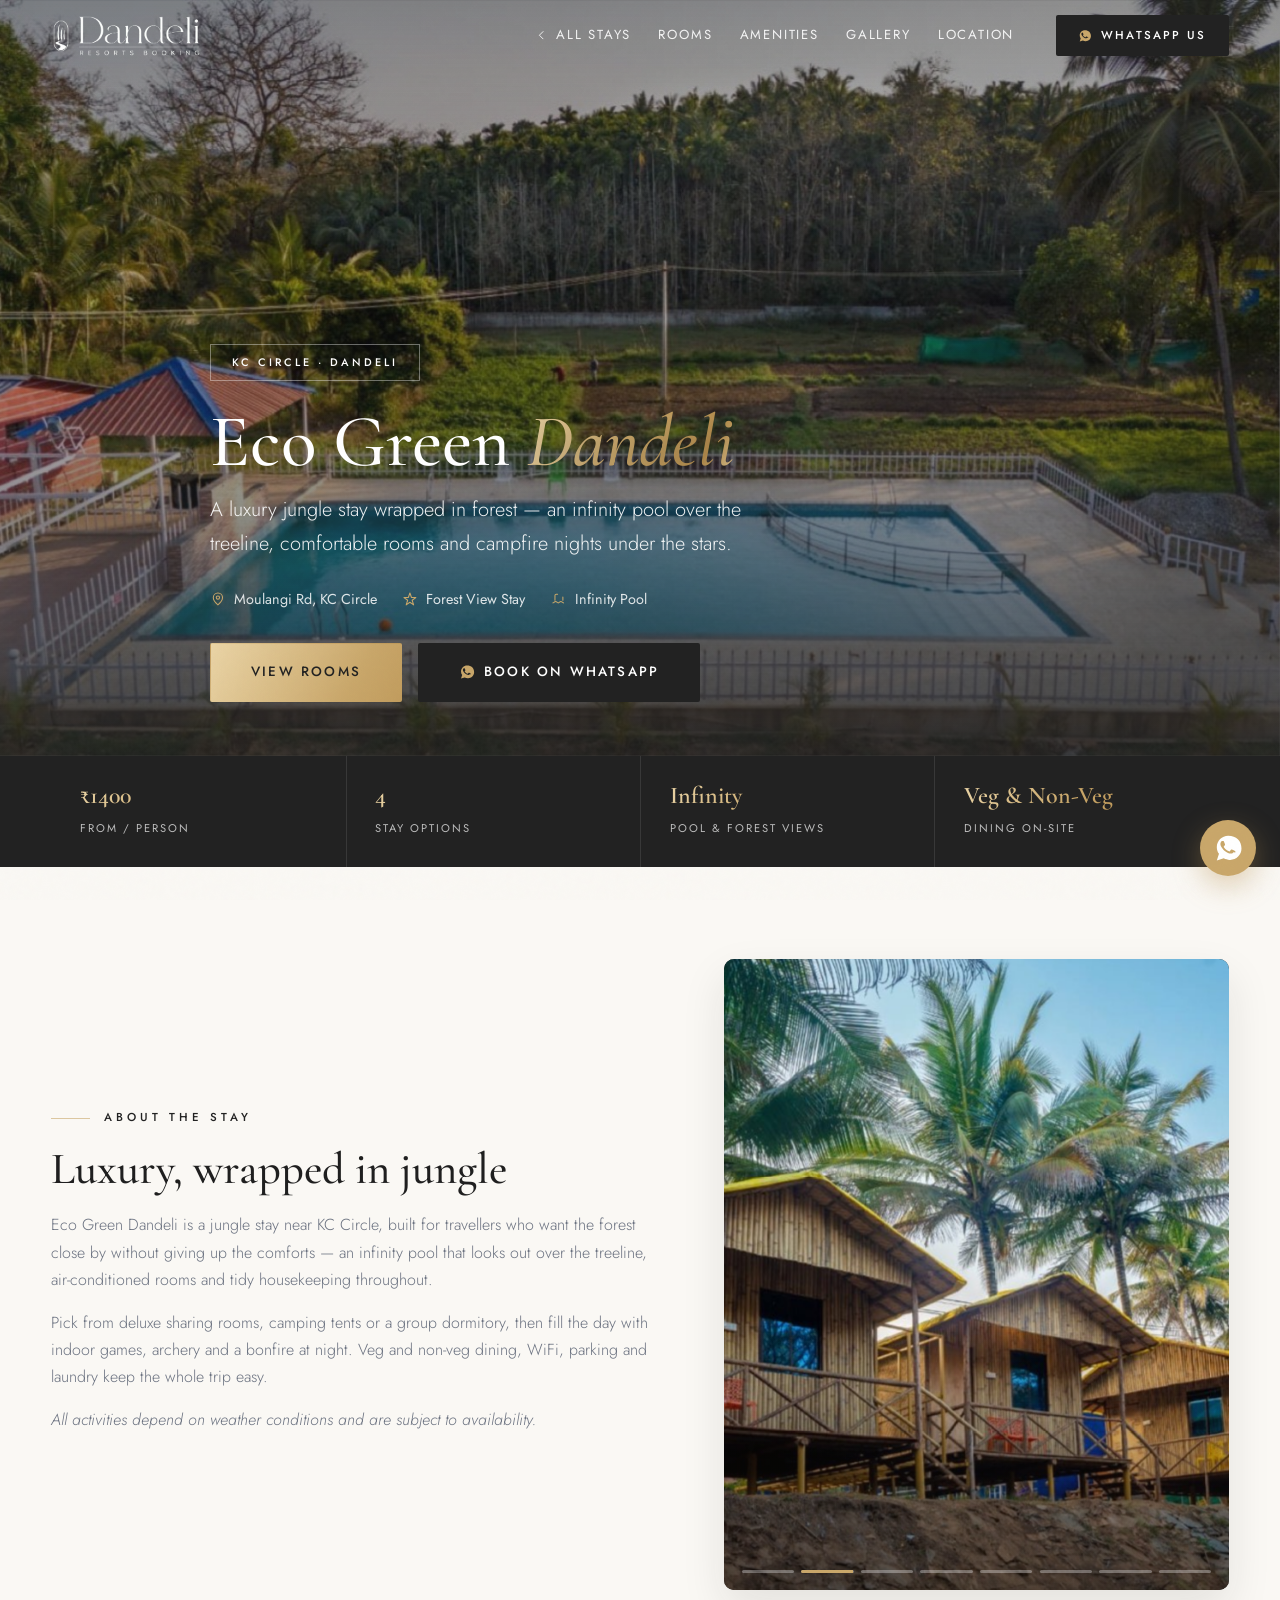
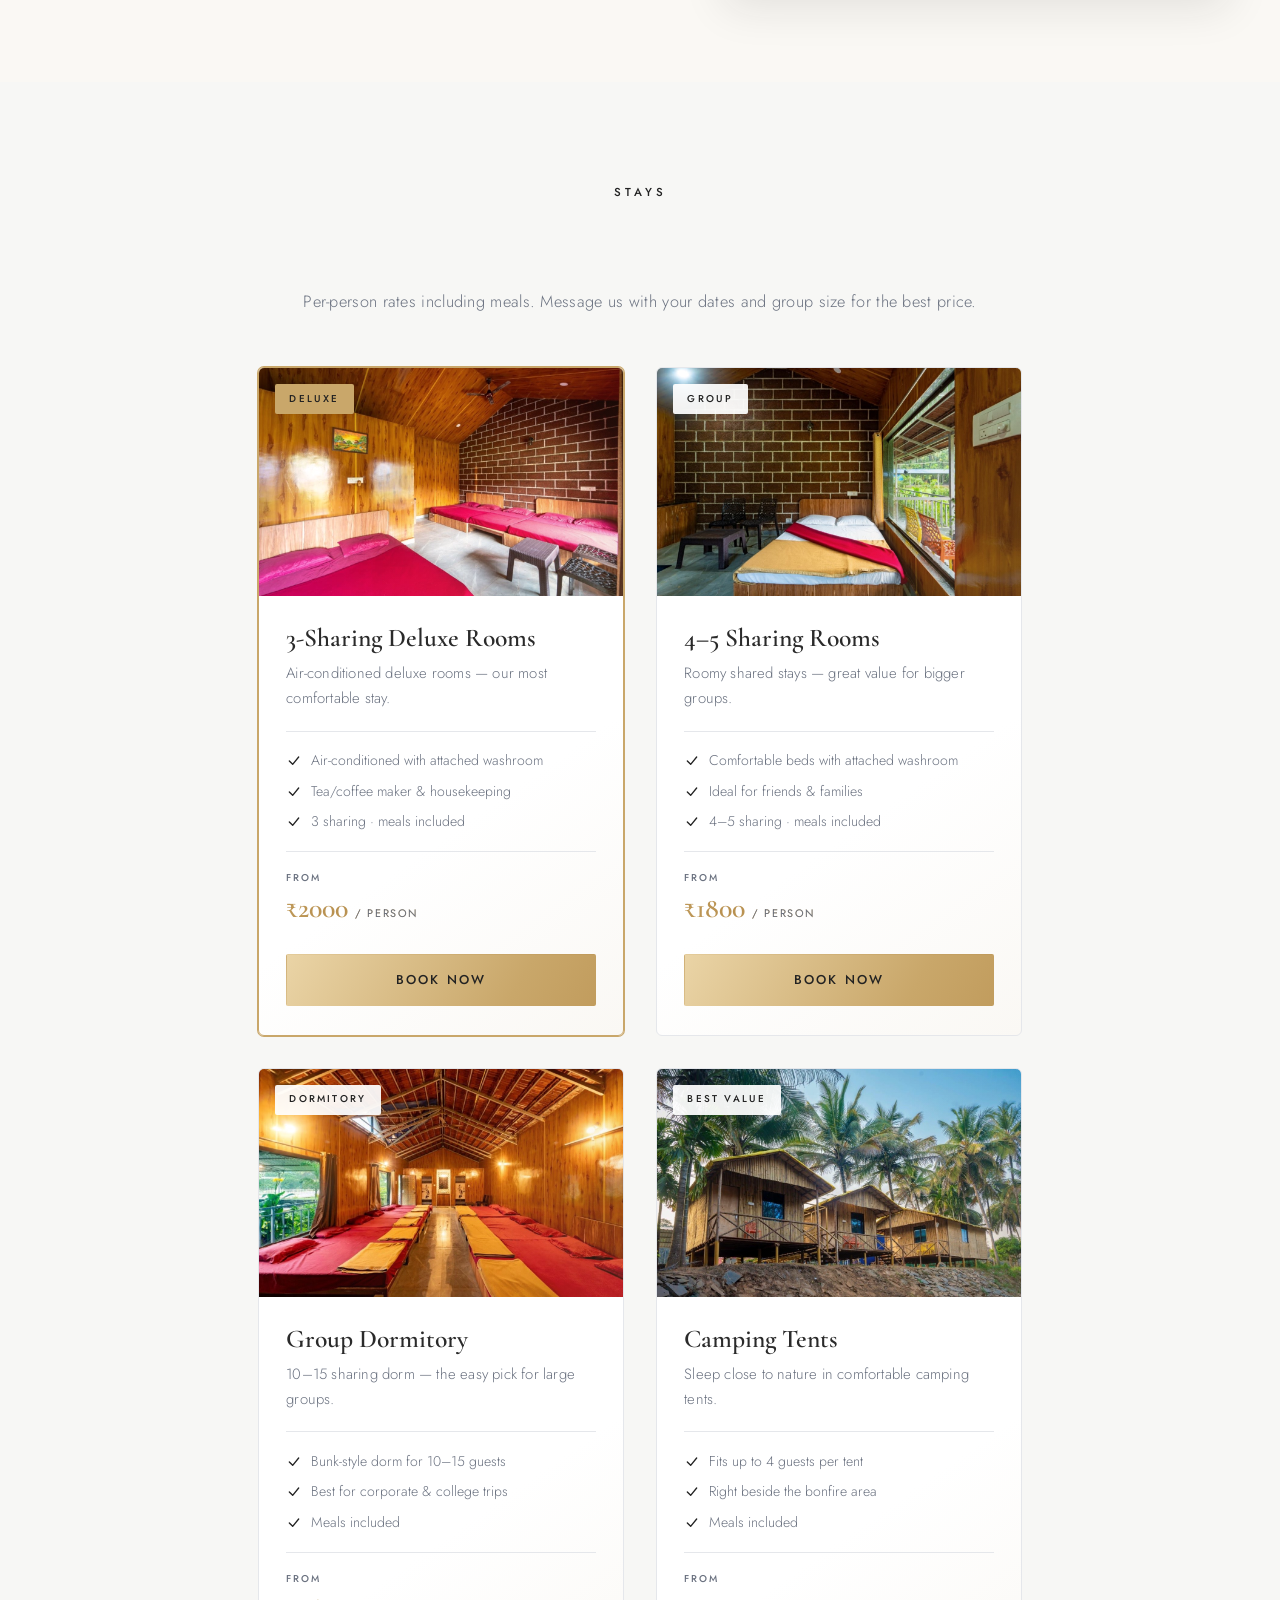
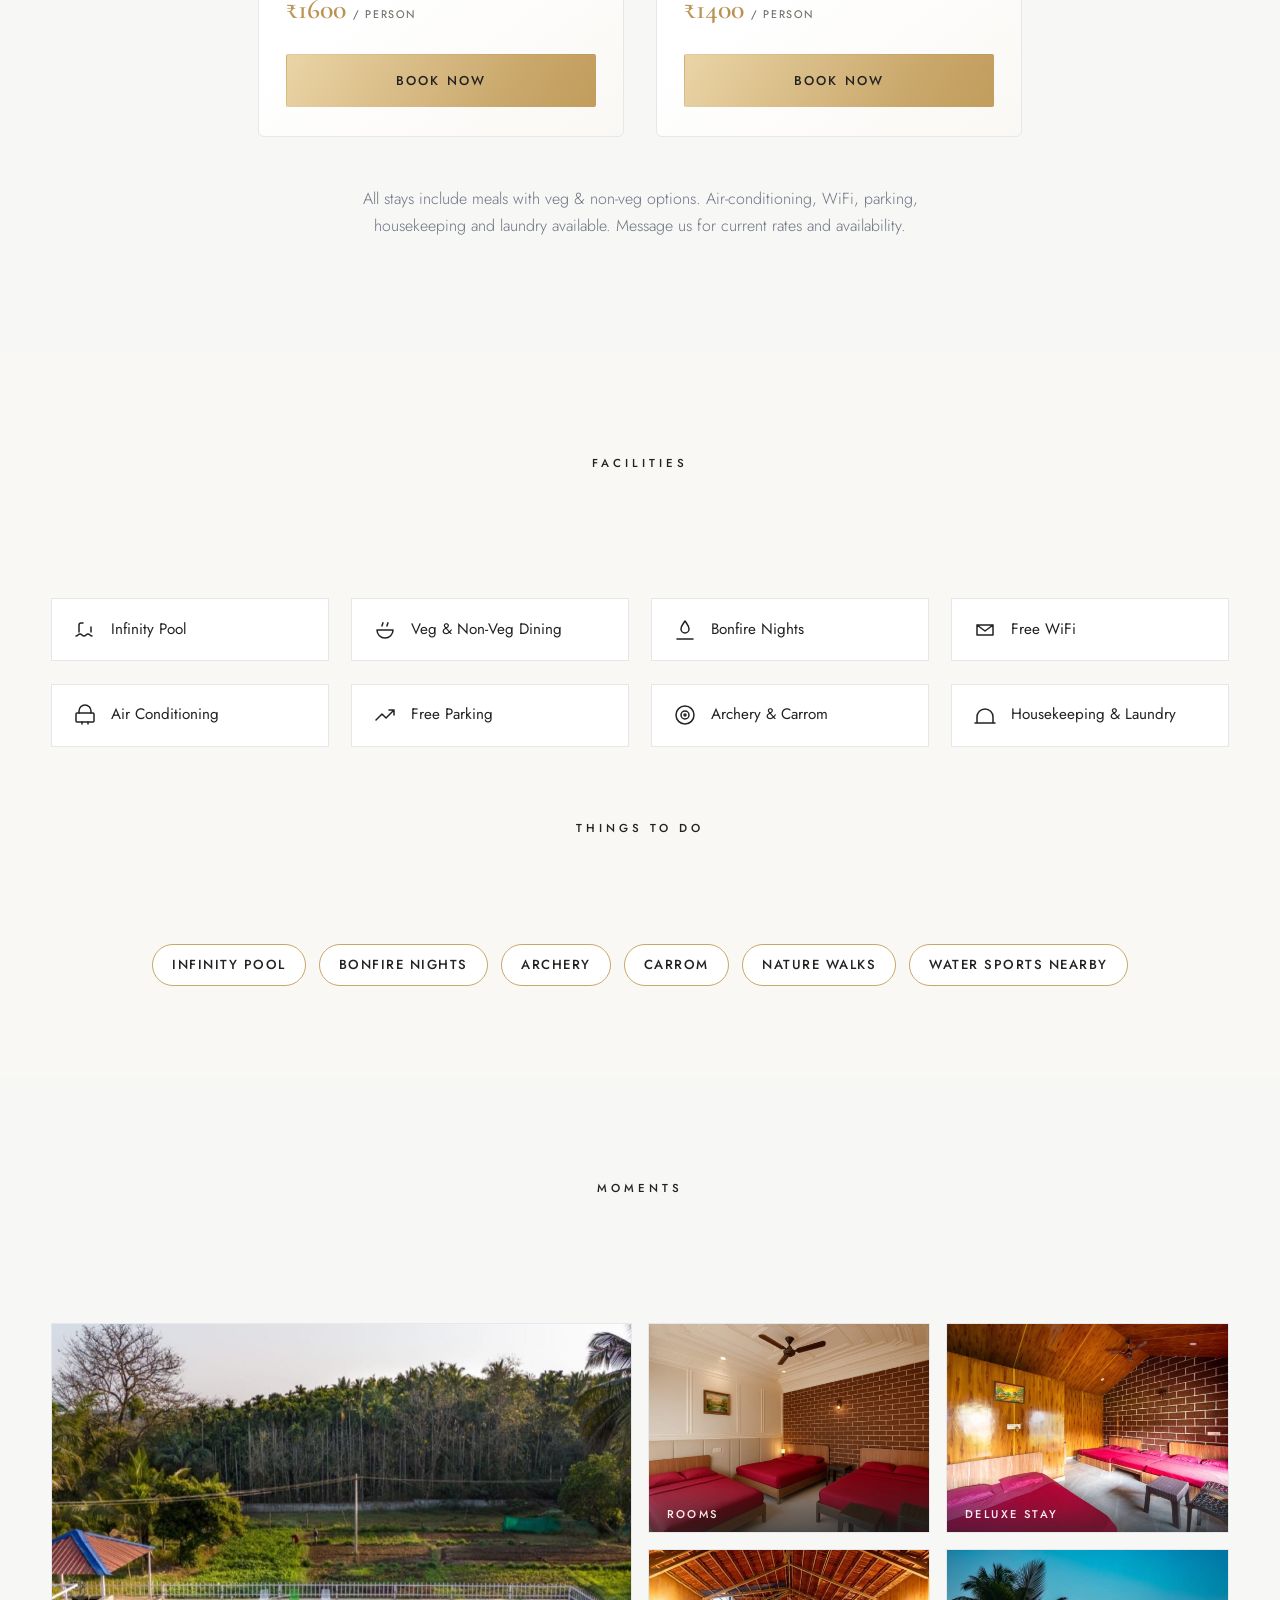
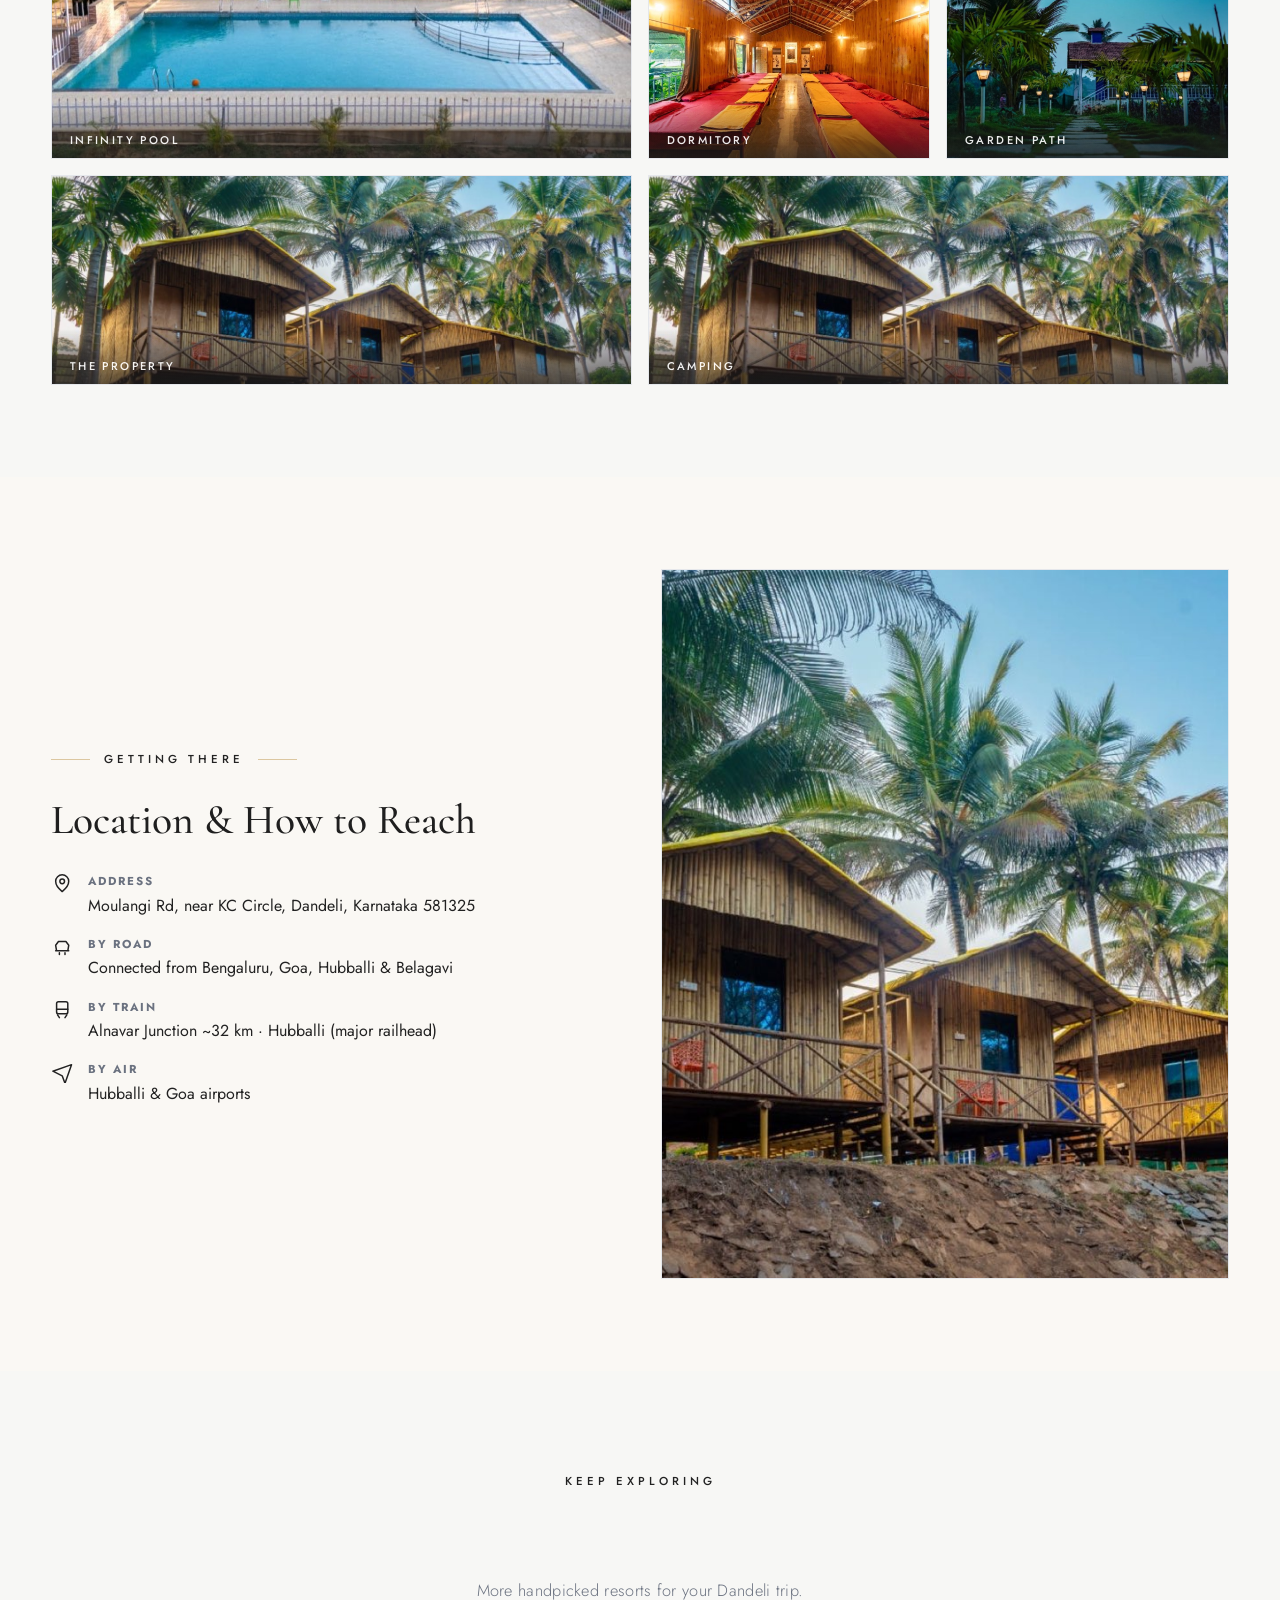
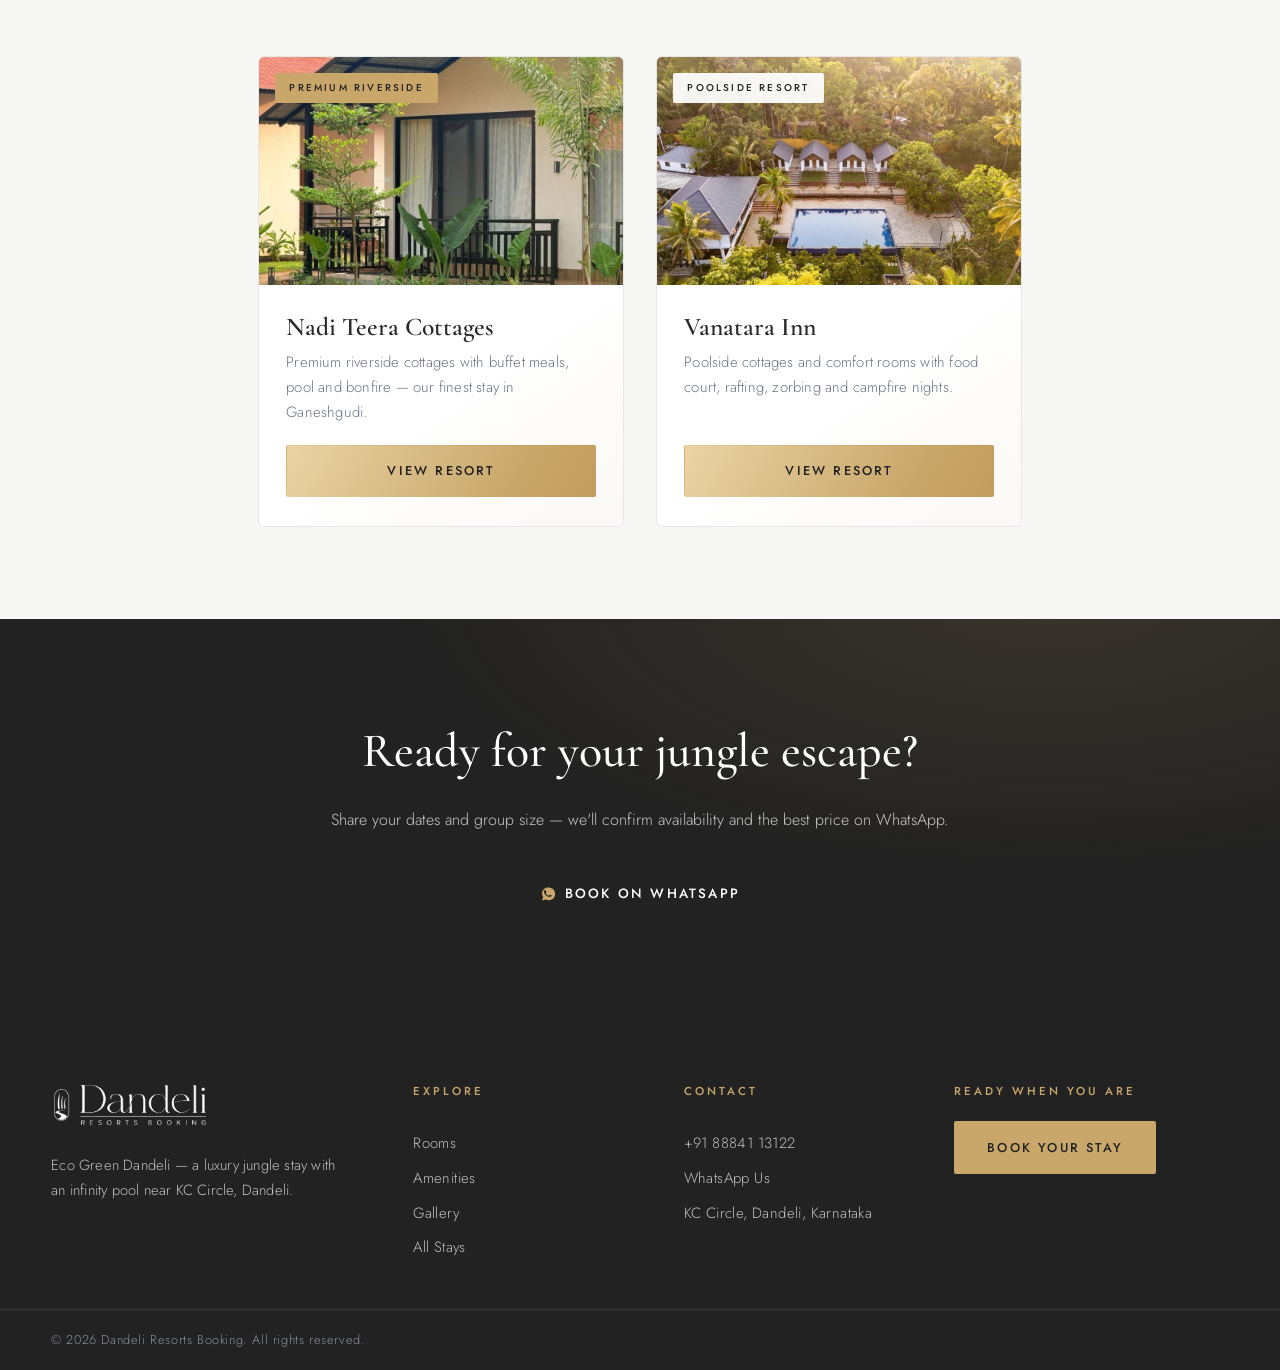
<file: eco-green.html>
<!DOCTYPE html>
<html lang="en">
<head>
  <meta charset="UTF-8">
  <meta name="viewport" content="width=device-width, initial-scale=1.0">
  <script>document.documentElement.classList.add('js');document.addEventListener('error',function(e){var t=e.target;if(t&&t.tagName==='IMG'&&t.parentNode&&t.parentNode.tagName==='PICTURE'&&!t.dataset.fb){t.dataset.fb=1;var ss=t.parentNode.getElementsByTagName('source');while(ss.length){ss[0].parentNode.removeChild(ss[0]);}var s=t.getAttribute('src');t.removeAttribute('srcset');t.src='';t.src=s;}},true);window.setTimeout(function(){if(document.documentElement.classList.contains('sb-ready'))return;document.documentElement.classList.add('sb-fallback');var l=document.getElementById('siteLoader');if(l)l.classList.add('is-hidden');if(document.body)document.body.classList.remove('is-loading');},4000);</script>
  <title>Eco Green Dandeli | Luxury Jungle Stay with Infinity Pool</title>
  <meta name="description" content="Eco Green Dandeli — a luxury jungle stay near KC Circle with an infinity pool over forest views, deluxe sharing rooms, camping tents, dormitory, veg &amp; non-veg dining, bonfire and indoor games. Book on WhatsApp.">
  <meta name="robots" content="index, follow, max-image-preview:large">
  <meta name="theme-color" content="#FAF8F4">
  <meta name="color-scheme" content="light">
  <meta property="og:title" content="Eco Green Dandeli — Luxury Jungle Stay">
  <meta property="og:description" content="A jungle stay near KC Circle with an infinity pool, rooms, camping, dining and bonfire.">
  <meta property="og:type" content="website">
  <meta property="og:image" content="images/resorts/eg-hero.jpg">
  <meta property="og:image:width" content="1500">
  <meta property="og:image:height" content="842">
  <meta property="og:image:alt" content="Infinity pool overlooking the forest at Eco Green Dandeli">
  <meta name="twitter:card" content="summary_large_image">
  <meta name="twitter:title" content="Eco Green Dandeli — Luxury Jungle Stay">
  <meta name="twitter:description" content="Infinity pool, comfortable rooms, camping, dining and bonfire near KC Circle, Dandeli.">
  <meta name="twitter:image" content="images/resorts/eg-hero.jpg">
  <link rel="icon" type="image/png" href="images/favicon.png">
  <link rel="preload" as="image" href="images/resorts/eg-hero-banner.jpg" type="image/jpeg" fetchpriority="high">
  <link rel="preconnect" href="https://fonts.googleapis.com">
  <link rel="preconnect" href="https://fonts.gstatic.com" crossorigin>
  <link href="https://fonts.googleapis.com/css2?family=Cormorant+Garamond:ital,wght@0,500;0,600;1,500&amp;family=Jost:wght@300;400;500;600&amp;display=optional" rel="stylesheet" media="print" onload="this.media='all'">
  <noscript><link href="https://fonts.googleapis.com/css2?family=Cormorant+Garamond:ital,wght@0,500;0,600;1,500&amp;family=Jost:wght@300;400;500;600&amp;display=optional" rel="stylesheet"></noscript>
  <link rel="stylesheet" href="style.css">
  <link rel="stylesheet" href="resort.css">
  <script type="application/ld+json">
  {"@context":"https://schema.org","@type":"LodgingBusiness","name":"Eco Green Dandeli","description":"Jungle stay with an infinity pool, rooms, camping, dining and bonfire near KC Circle, Dandeli.","telephone":"+91-88841-13122","address":{"@type":"PostalAddress","streetAddress":"Moulangi Road, KC Circle","addressLocality":"Dandeli","addressRegion":"Karnataka","addressCountry":"IN"},"priceRange":"₹1400–₹2000 per person"}
  </script>
</head>
<body class="is-loading">

  <div class="site-loader" id="siteLoader" role="status" aria-live="polite" aria-label="Loading Dandeli Resorts Booking">
    <div class="loader-orbit" aria-hidden="true">
      <span class="loader-icon"><img src="images/logo-white.png" alt="" width="900" height="262"></span>
    </div>
    <div class="loader-brand" aria-hidden="true"><strong>Dandeli</strong><span>Resorts Booking</span></div>
    <span class="loader-line" aria-hidden="true"></span>
  </div>

  <a class="skip-link" href="#main-content">Skip to main content</a>

  <div class="scroll-progress" aria-hidden="true"><span id="progressBar"></span></div>

  <header class="site-header" id="top">
    <div class="container header-inner">
      <a href="index.html" class="brand">
        <img class="brand-logo" src="images/logo-white.png" alt="Dandeli Resorts Booking" width="900" height="262">
      </a>
      <nav class="main-nav" id="mainNav" aria-label="Main navigation">
        <a href="index.html#packages" class="nav-link back-link"><svg aria-hidden="true" viewBox="0 0 24 24" fill="none" stroke="currentColor" stroke-width="1.6" stroke-linecap="round" stroke-linejoin="round"><path d="M15 6l-6 6 6 6"/></svg> All Stays</a>
        <a href="#rooms" class="nav-link">Rooms</a>
        <a href="#amenities" class="nav-link">Amenities</a>
        <a href="#gallery" class="nav-link">Gallery</a>
        <a href="#location" class="nav-link">Location</a>
        <a href="https://wa.me/918884113122?text=Hi!%20I%20want%20to%20book%20Eco%20Green%20Dandeli." class="btn btn-whatsapp nav-cta" target="_blank" rel="noopener">
          <svg viewBox="0 0 32 32" class="ico" aria-hidden="true"><path fill="currentColor" d="M16 3C9.4 3 4 8.3 4 14.9c0 2.6.8 5 2.3 7L4 29l7.3-2.3c1.9 1 4 1.6 6.2 1.6h.5c6.6 0 12-5.3 12-11.9C30 8.3 24.6 3 16 3Zm5.9 16.9c-.3.8-1.7 1.6-2.4 1.7-.6.1-1.4.2-2.2-.1-.5-.2-1.2-.4-2-.8-3.6-1.5-5.9-5.1-6.1-5.4-.2-.2-1.4-1.9-1.4-3.6 0-1.7.9-2.6 1.2-2.9.3-.3.7-.4 1-.4h.7c.2 0 .5-.1.8.6.3.8 1 2.7 1.1 2.9.1.2.2.4 0 .7-.1.2-.2.4-.4.6l-.6.7c-.2.2-.4.4-.2.8.2.4 1 1.7 2.2 2.7 1.5 1.3 2.8 1.7 3.2 1.9.4.2.6.2.9-.1.2-.3 1-1.2 1.3-1.6.3-.4.5-.3.9-.2.4.1 2.4 1.1 2.8 1.3.4.2.7.3.8.5.1.2.1.9-.2 1.7Z"/></svg>
          WhatsApp Us
        </a>
      </nav>
      <button class="nav-toggle" id="navToggle" aria-label="Open menu" aria-expanded="false" aria-controls="mainNav"><span></span><span></span><span></span></button>
    </div>
  </header>
  <button class="nav-scrim" id="navScrim" type="button" aria-label="Close navigation" tabindex="-1"></button>

  <main id="main-content">

  <!-- HERO -->
  <section class="resort-hero">
    <img class="rh-bg" src="images/resorts/eg-hero-banner.jpg" alt="Infinity pool overlooking the forest at Eco Green Dandeli" width="1600" height="898" fetchpriority="high" decoding="async">
    <div class="rh-overlay"></div>
    <div class="container rh-content">
      <span class="rh-eyebrow">KC Circle &middot; Dandeli</span>
      <h1>Eco Green <em>Dandeli</em></h1>
      <p class="rh-tagline">A luxury jungle stay wrapped in forest — an infinity pool over the treeline, comfortable rooms and campfire nights under the stars.</p>
      <div class="rh-meta">
        <span><svg aria-hidden="true" viewBox="0 0 24 24" fill="none" stroke="currentColor" stroke-width="1.6" stroke-linecap="round" stroke-linejoin="round"><path d="M12 21s-7-5.5-7-11a7 7 0 0 1 14 0c0 5.5-7 11-7 11Z"/><circle cx="12" cy="10" r="2.5"/></svg> Moulangi Rd, KC Circle</span>
        <span><svg aria-hidden="true" viewBox="0 0 24 24" fill="none" stroke="currentColor" stroke-width="1.6" stroke-linecap="round" stroke-linejoin="round"><path d="M12 3l2.4 6.9L21 10l-5.6 4 2.2 7L12 17l-5.6 4 2.2-7L3 10l6.6-.1L12 3Z"/></svg> Forest View Stay</span>
        <span><svg aria-hidden="true" viewBox="0 0 24 24" fill="none" stroke="currentColor" stroke-width="1.6" stroke-linecap="round" stroke-linejoin="round"><path d="M3 18c2 0 2-2 4-2s2 2 4 2 2-2 4-2 2 2 4 2"/><path d="M6 14V7a2 2 0 0 1 2-2h2M18 14V9"/></svg> Infinity Pool</span>
      </div>
      <div class="rh-ctas">
        <a href="#rooms" class="btn btn-primary btn-lg">View Rooms</a>
        <a href="https://wa.me/918884113122?text=Hi!%20I%20want%20to%20book%20Eco%20Green%20Dandeli." class="btn btn-whatsapp btn-lg" target="_blank" rel="noopener">
          <svg viewBox="0 0 32 32" class="ico" aria-hidden="true"><path fill="currentColor" d="M16 3C9.4 3 4 8.3 4 14.9c0 2.6.8 5 2.3 7L4 29l7.3-2.3c1.9 1 4 1.6 6.2 1.6h.5c6.6 0 12-5.3 12-11.9C30 8.3 24.6 3 16 3Zm5.9 16.9c-.3.8-1.7 1.6-2.4 1.7-.6.1-1.4.2-2.2-.1-.5-.2-1.2-.4-2-.8-3.6-1.5-5.9-5.1-6.1-5.4-.2-.2-1.4-1.9-1.4-3.6 0-1.7.9-2.6 1.2-2.9.3-.3.7-.4 1-.4h.7c.2 0 .5-.1.8.6.3.8 1 2.7 1.1 2.9.1.2.2.4 0 .7-.1.2-.2.4-.4.6l-.6.7c-.2.2-.4.4-.2.8.2.4 1 1.7 2.2 2.7 1.5 1.3 2.8 1.7 3.2 1.9.4.2.6.2.9-.1.2-.3 1-1.2 1.3-1.6.3-.4.5-.3.9-.2.4.1 2.4 1.1 2.8 1.3.4.2.7.3.8.5.1.2.1.9-.2 1.7Z"/></svg>
          Book on WhatsApp
        </a>
      </div>
    </div>
  </section>

  <!-- SPEC STRIP -->
  <div class="spec-strip">
    <div class="container spec-grid">
      <div class="spec-item"><strong>₹1400</strong><span>From / person</span></div>
      <div class="spec-item"><strong>4</strong><span>Stay Options</span></div>
      <div class="spec-item"><strong>Infinity</strong><span>Pool &amp; forest views</span></div>
      <div class="spec-item"><strong>Veg &amp; Non-Veg</strong><span>Dining on-site</span></div>
    </div>
  </div>

  <!-- ABOUT -->
  <section class="section">
    <div class="container about-wrap">
      <div class="about-copy">
        <span class="eyebrow">About the Stay</span>
        <h2>Luxury, wrapped in jungle</h2>
        <p>Eco Green Dandeli is a jungle stay near KC Circle, built for travellers who want the forest close by without giving up the comforts — an infinity pool that looks out over the treeline, air-conditioned rooms and tidy housekeeping throughout.</p>
        <p>Pick from deluxe sharing rooms, camping tents or a group dormitory, then fill the day with indoor games, archery and a bonfire at night. Veg and non-veg dining, WiFi, parking and laundry keep the whole trip easy.</p>
        <p><em>All activities depend on weather conditions and are subject to availability.</em></p>
      </div>
      <div class="about-media">
        <div class="stay-carousel" data-carousel aria-roledescription="carousel" aria-label="Eco Green Dandeli photos">
          <figure class="sc-slide is-active"><picture><img src="images/resorts/eg-pool.jpg" alt="Infinity pool overlooking the forest at Eco Green Dandeli" loading="lazy" width="1500" height="841"></picture></figure>
          <figure class="sc-slide"><picture><img src="images/resorts/eg-exterior.jpg" alt="Exterior of Eco Green Dandeli" loading="lazy" width="1500" height="1000"></picture></figure>
          <figure class="sc-slide"><picture><img src="images/resorts/eg-path.jpg" alt="Garden path through Eco Green Dandeli" loading="lazy" width="1500" height="1000"></picture></figure>
          <figure class="sc-slide"><picture><img src="images/resorts/eg-cottage.jpg" alt="Cottage tents at Eco Green Dandeli" loading="lazy" width="1500" height="1000"></picture></figure>
          <figure class="sc-slide"><picture><img src="images/resorts/eg-room.jpg" alt="Room interior at Eco Green Dandeli" loading="lazy" width="1500" height="1000"></picture></figure>
          <figure class="sc-slide"><picture><img src="images/resorts/eg-deluxe.jpg" alt="Deluxe room at Eco Green Dandeli" loading="lazy" width="1500" height="1000"></picture></figure>
          <figure class="sc-slide"><picture><img src="images/resorts/eg-sharing.jpg" alt="Sharing room at Eco Green Dandeli" loading="lazy" width="1500" height="1000"></picture></figure>
          <figure class="sc-slide"><picture><img src="images/resorts/eg-dorm.jpg" alt="Dormitory at Eco Green Dandeli" loading="lazy" width="1500" height="1000"></picture></figure>
          <div class="sc-dots">
            <button type="button" class="sc-dot is-active" aria-label="Show photo 1"></button>
            <button type="button" class="sc-dot" aria-label="Show photo 2"></button>
            <button type="button" class="sc-dot" aria-label="Show photo 3"></button>
            <button type="button" class="sc-dot" aria-label="Show photo 4"></button>
            <button type="button" class="sc-dot" aria-label="Show photo 5"></button>
            <button type="button" class="sc-dot" aria-label="Show photo 6"></button>
            <button type="button" class="sc-dot" aria-label="Show photo 7"></button>
            <button type="button" class="sc-dot" aria-label="Show photo 8"></button>
          </div>
        </div>
      </div>
    </div>
  </section>

  <!-- ROOMS -->
  <section class="section section-alt" id="rooms">
    <div class="container">
      <div class="section-head">
        <span class="eyebrow">Stays</span>
        <h2>Rooms &amp; Packages</h2>
        <p>Per-person rates including meals. Message us with your dates and group size for the best price.</p>
      </div>
      <div class="card-grid grid-2up">

        <article class="pkg-card reveal featured-pkg">
          <div class="pkg-media">
            <picture><img src="images/resorts/eg-deluxe.jpg" alt="Deluxe sharing room at Eco Green Dandeli" loading="lazy" width="1500" height="999"></picture>
            <span class="pkg-badge badge-gold">Deluxe</span>
          </div>
          <div class="pkg-body">
            <h3>3-Sharing Deluxe Rooms</h3>
            <p class="pkg-desc">Air-conditioned deluxe rooms — our most comfortable stay.</p>
            <ul class="room-features">
              <li><svg aria-hidden="true" viewBox="0 0 24 24" fill="none" stroke="currentColor" stroke-width="2" stroke-linecap="round" stroke-linejoin="round"><path d="M5 12l5 5 9-11"/></svg>Air-conditioned with attached washroom</li>
              <li><svg aria-hidden="true" viewBox="0 0 24 24" fill="none" stroke="currentColor" stroke-width="2" stroke-linecap="round" stroke-linejoin="round"><path d="M5 12l5 5 9-11"/></svg>Tea/coffee maker &amp; housekeeping</li>
              <li><svg aria-hidden="true" viewBox="0 0 24 24" fill="none" stroke="currentColor" stroke-width="2" stroke-linecap="round" stroke-linejoin="round"><path d="M5 12l5 5 9-11"/></svg>3 sharing · meals included</li>
            </ul>
            <div class="pkg-meta"><span class="pkg-price"><span class="from">From</span>₹2000 <small>/ person</small></span></div>
            <div class="pkg-actions">
              <a href="https://wa.me/918884113122?text=Hi!%20I%20want%20to%20book%20Eco%20Green%20—%203-Sharing%20Deluxe%20Room." class="btn btn-primary btn-block" target="_blank" rel="noopener">Book Now</a>
            </div>
          </div>
        </article>

        <article class="pkg-card reveal">
          <div class="pkg-media">
            <picture><img src="images/resorts/eg-sharing.jpg" alt="4-5 sharing room at Eco Green Dandeli" loading="lazy" width="1500" height="999"></picture>
            <span class="pkg-badge">Group</span>
          </div>
          <div class="pkg-body">
            <h3>4–5 Sharing Rooms</h3>
            <p class="pkg-desc">Roomy shared stays — great value for bigger groups.</p>
            <ul class="room-features">
              <li><svg aria-hidden="true" viewBox="0 0 24 24" fill="none" stroke="currentColor" stroke-width="2" stroke-linecap="round" stroke-linejoin="round"><path d="M5 12l5 5 9-11"/></svg>Comfortable beds with attached washroom</li>
              <li><svg aria-hidden="true" viewBox="0 0 24 24" fill="none" stroke="currentColor" stroke-width="2" stroke-linecap="round" stroke-linejoin="round"><path d="M5 12l5 5 9-11"/></svg>Ideal for friends &amp; families</li>
              <li><svg aria-hidden="true" viewBox="0 0 24 24" fill="none" stroke="currentColor" stroke-width="2" stroke-linecap="round" stroke-linejoin="round"><path d="M5 12l5 5 9-11"/></svg>4–5 sharing · meals included</li>
            </ul>
            <div class="pkg-meta"><span class="pkg-price"><span class="from">From</span>₹1800 <small>/ person</small></span></div>
            <div class="pkg-actions">
              <a href="https://wa.me/918884113122?text=Hi!%20I%20want%20to%20book%20Eco%20Green%20—%204-5%20Sharing%20Room." class="btn btn-primary btn-block" target="_blank" rel="noopener">Book Now</a>
            </div>
          </div>
        </article>

        <article class="pkg-card reveal">
          <div class="pkg-media">
            <picture><img src="images/resorts/eg-dorm.jpg" alt="Dormitory at Eco Green Dandeli" loading="lazy" width="1500" height="999"></picture>
            <span class="pkg-badge">Dormitory</span>
          </div>
          <div class="pkg-body">
            <h3>Group Dormitory</h3>
            <p class="pkg-desc">10–15 sharing dorm — the easy pick for large groups.</p>
            <ul class="room-features">
              <li><svg aria-hidden="true" viewBox="0 0 24 24" fill="none" stroke="currentColor" stroke-width="2" stroke-linecap="round" stroke-linejoin="round"><path d="M5 12l5 5 9-11"/></svg>Bunk-style dorm for 10–15 guests</li>
              <li><svg aria-hidden="true" viewBox="0 0 24 24" fill="none" stroke="currentColor" stroke-width="2" stroke-linecap="round" stroke-linejoin="round"><path d="M5 12l5 5 9-11"/></svg>Best for corporate &amp; college trips</li>
              <li><svg aria-hidden="true" viewBox="0 0 24 24" fill="none" stroke="currentColor" stroke-width="2" stroke-linecap="round" stroke-linejoin="round"><path d="M5 12l5 5 9-11"/></svg>Meals included</li>
            </ul>
            <div class="pkg-meta"><span class="pkg-price"><span class="from">From</span>₹1600 <small>/ person</small></span></div>
            <div class="pkg-actions">
              <a href="https://wa.me/918884113122?text=Hi!%20I%20want%20to%20book%20Eco%20Green%20—%20Group%20Dormitory." class="btn btn-primary btn-block" target="_blank" rel="noopener">Book Now</a>
            </div>
          </div>
        </article>

        <article class="pkg-card reveal">
          <div class="pkg-media">
            <picture><img src="images/resorts/eg-cottage.jpg" alt="Camping tents at Eco Green Dandeli" loading="lazy" width="1500" height="1000"></picture>
            <span class="pkg-badge">Best Value</span>
          </div>
          <div class="pkg-body">
            <h3>Camping Tents</h3>
            <p class="pkg-desc">Sleep close to nature in comfortable camping tents.</p>
            <ul class="room-features">
              <li><svg aria-hidden="true" viewBox="0 0 24 24" fill="none" stroke="currentColor" stroke-width="2" stroke-linecap="round" stroke-linejoin="round"><path d="M5 12l5 5 9-11"/></svg>Fits up to 4 guests per tent</li>
              <li><svg aria-hidden="true" viewBox="0 0 24 24" fill="none" stroke="currentColor" stroke-width="2" stroke-linecap="round" stroke-linejoin="round"><path d="M5 12l5 5 9-11"/></svg>Right beside the bonfire area</li>
              <li><svg aria-hidden="true" viewBox="0 0 24 24" fill="none" stroke="currentColor" stroke-width="2" stroke-linecap="round" stroke-linejoin="round"><path d="M5 12l5 5 9-11"/></svg>Meals included</li>
            </ul>
            <div class="pkg-meta"><span class="pkg-price"><span class="from">From</span>₹1400 <small>/ person</small></span></div>
            <div class="pkg-actions">
              <a href="https://wa.me/918884113122?text=Hi!%20I%20want%20to%20book%20Eco%20Green%20—%20Camping%20Tents." class="btn btn-primary btn-block" target="_blank" rel="noopener">Book Now</a>
            </div>
          </div>
        </article>

      </div>

      <div class="center">
        <p style="color:var(--grey);font-weight:300;max-width:620px;margin:0 auto 1.4rem">All stays include meals with veg &amp; non-veg options. Air-conditioning, WiFi, parking, housekeeping and laundry available. Message us for current rates and availability.</p>
      </div>
    </div>
  </section>

  <!-- AMENITIES -->
  <section class="section" id="amenities">
    <div class="container">
      <div class="section-head">
        <span class="eyebrow">Facilities</span>
        <h2>Amenities</h2>
      </div>
      <div class="amenity-grid">
        <div class="amenity-item reveal"><svg aria-hidden="true" viewBox="0 0 24 24" fill="none" stroke="currentColor" stroke-width="1.5" stroke-linecap="round" stroke-linejoin="round"><path d="M3 18c2 0 2-2 4-2s2 2 4 2 2-2 4-2 2 2 4 2"/><path d="M6 14V7a2 2 0 0 1 2-2h2M18 14V9"/></svg><span>Infinity Pool</span></div>
        <div class="amenity-item reveal"><svg aria-hidden="true" viewBox="0 0 24 24" fill="none" stroke="currentColor" stroke-width="1.5" stroke-linecap="round" stroke-linejoin="round"><path d="M4 12h16a8 8 0 0 1-16 0Z"/><path d="M9 8c0-1.4.9-1.8.9-3.2M14 8c0-1.4.9-1.8.9-3.2"/></svg><span>Veg &amp; Non-Veg Dining</span></div>
        <div class="amenity-item reveal"><svg aria-hidden="true" viewBox="0 0 24 24" fill="none" stroke="currentColor" stroke-width="1.5" stroke-linecap="round" stroke-linejoin="round"><path d="M12 3c2 3 4 5 4 8a4 4 0 0 1-8 0c0-3 2-5 4-8Z"/><path d="M4 21h16"/></svg><span>Bonfire Nights</span></div>
        <div class="amenity-item reveal"><svg aria-hidden="true" viewBox="0 0 24 24" fill="none" stroke="currentColor" stroke-width="1.5" stroke-linecap="round" stroke-linejoin="round"><path d="M4 7h16v10H4zM4 7l8 6 8-6"/></svg><span>Free WiFi</span></div>
        <div class="amenity-item reveal"><svg aria-hidden="true" viewBox="0 0 24 24" fill="none" stroke="currentColor" stroke-width="1.5" stroke-linecap="round" stroke-linejoin="round"><rect x="3" y="10" width="18" height="9" rx="1"/><path d="M6 10V8a6 6 0 0 1 12 0v2M9 19v2M15 19v2"/></svg><span>Air Conditioning</span></div>
        <div class="amenity-item reveal"><svg aria-hidden="true" viewBox="0 0 24 24" fill="none" stroke="currentColor" stroke-width="1.5" stroke-linecap="round" stroke-linejoin="round"><path d="M3 17l6-6 4 4 8-8M21 7v5M21 7h-5"/></svg><span>Free Parking</span></div>
        <div class="amenity-item reveal"><svg aria-hidden="true" viewBox="0 0 24 24" fill="none" stroke="currentColor" stroke-width="1.5" stroke-linecap="round" stroke-linejoin="round"><circle cx="12" cy="12" r="9"/><circle cx="12" cy="12" r="4"/><circle cx="12" cy="12" r="1"/></svg><span>Archery &amp; Carrom</span></div>
        <div class="amenity-item reveal"><svg aria-hidden="true" viewBox="0 0 24 24" fill="none" stroke="currentColor" stroke-width="1.5" stroke-linecap="round" stroke-linejoin="round"><path d="M4 20v-6a8 8 0 0 1 16 0v6M2 20h20"/></svg><span>Housekeeping &amp; Laundry</span></div>
      </div>

      <div class="section-head" style="margin-top:4rem;margin-bottom:2rem">
        <span class="eyebrow">Things to Do</span>
        <h2>Activities</h2>
      </div>
      <ul class="activity-chips">
        <li>Infinity Pool</li><li>Bonfire Nights</li><li>Archery</li><li>Carrom</li><li>Nature Walks</li><li>Water Sports Nearby</li>
      </ul>
    </div>
  </section>

  <!-- GALLERY -->
  <section class="section section-alt" id="gallery">
    <div class="container">
      <div class="section-head">
        <span class="eyebrow">Moments</span>
        <h2>Gallery</h2>
      </div>
      <div class="gallery-grid">
        <figure class="g-item g-big reveal"><picture><img src="images/resorts/eg-hero.jpg" alt="Infinity pool over the forest at Eco Green Dandeli" loading="lazy" width="1500" height="842"></picture><figcaption>Infinity Pool</figcaption></figure>
        <figure class="g-item reveal"><picture><img src="images/resorts/eg-room.jpg" alt="Room interior at Eco Green Dandeli" loading="lazy" width="1500" height="999"></picture><figcaption>Rooms</figcaption></figure>
        <figure class="g-item reveal"><picture><img src="images/resorts/eg-deluxe.jpg" alt="Deluxe room at Eco Green Dandeli" loading="lazy" width="1500" height="999"></picture><figcaption>Deluxe Stay</figcaption></figure>
        <figure class="g-item reveal"><picture><img src="images/resorts/eg-dorm.jpg" alt="Dormitory at Eco Green Dandeli" loading="lazy" width="1500" height="999"></picture><figcaption>Dormitory</figcaption></figure>
        <figure class="g-item reveal"><picture><img src="images/resorts/eg-path.jpg" alt="Garden path through Eco Green Dandeli" loading="lazy" width="1500" height="843"></picture><figcaption>Garden Path</figcaption></figure>
        <figure class="g-item g-wide reveal"><picture><img src="images/resorts/eg-exterior.jpg" alt="Exterior of Eco Green Dandeli" loading="lazy" width="1500" height="1000"></picture><figcaption>The Property</figcaption></figure>
        <figure class="g-item g-wide reveal"><picture><img src="images/resorts/eg-cottage.jpg" alt="Camping tents at Eco Green Dandeli" loading="lazy" width="1500" height="1000"></picture><figcaption>Camping</figcaption></figure>
      </div>
    </div>
  </section>

  <!-- LOCATION -->
  <section class="section" id="location">
    <div class="container locate-wrap">
      <div class="locate-copy">
        <span class="eyebrow">Getting There</span>
        <h2>Location &amp; How to Reach</h2>
        <ul class="locate-list">
          <li><svg aria-hidden="true" viewBox="0 0 24 24" fill="none" stroke="currentColor" stroke-width="1.6" stroke-linecap="round" stroke-linejoin="round"><path d="M12 21s-7-5.5-7-11a7 7 0 0 1 14 0c0 5.5-7 11-7 11Z"/><circle cx="12" cy="10" r="2.5"/></svg><div><strong>Address</strong><span>Moulangi Rd, near KC Circle, Dandeli, Karnataka 581325</span></div></li>
          <li><svg aria-hidden="true" viewBox="0 0 24 24" fill="none" stroke="currentColor" stroke-width="1.6" stroke-linecap="round" stroke-linejoin="round"><path d="M5 17h14M6 17l-1-6 3-4h8l3 4-1 6M9 21v-2M15 21v-2"/></svg><div><strong>By Road</strong><span>Connected from Bengaluru, Goa, Hubballi &amp; Belagavi</span></div></li>
          <li><svg aria-hidden="true" viewBox="0 0 24 24" fill="none" stroke="currentColor" stroke-width="1.6" stroke-linecap="round" stroke-linejoin="round"><rect x="6" y="4" width="12" height="13" rx="2"/><path d="M6 12h12M9 21l-2-3M15 21l2-3"/></svg><div><strong>By Train</strong><span>Alnavar Junction ~32 km · Hubballi (major railhead)</span></div></li>
          <li><svg aria-hidden="true" viewBox="0 0 24 24" fill="none" stroke="currentColor" stroke-width="1.6" stroke-linecap="round" stroke-linejoin="round"><path d="M2 12l20-7-7 20-3-8-10-5Z"/></svg><div><strong>By Air</strong><span>Hubballi &amp; Goa airports</span></div></li>
        </ul>
      </div>
      <div class="about-media">
        <picture><img src="images/resorts/eg-exterior.jpg" alt="Exterior of Eco Green Dandeli" loading="lazy" width="1500" height="1000"></picture>
      </div>
    </div>
  </section>

  <!-- OTHER STAYS -->
  <section class="section section-alt" id="other-stays">
    <div class="container">
      <div class="section-head">
        <span class="eyebrow">Keep Exploring</span>
        <h2>Other Stays in Dandeli</h2>
        <p>More handpicked resorts for your Dandeli trip.</p>
      </div>
      <div class="card-grid grid-2up">
        <article class="pkg-card reveal">
          <div class="pkg-media">
            <a href="nadi-teera.html" aria-label="View Nadi Teera Cottages">
              <picture><img src="images/naditeera-cottage.jpg" alt="Nadi Teera red-roof cottage amid gardens" loading="lazy" width="1200" height="1600"></picture>
            </a>
            <span class="pkg-badge badge-gold">Premium Riverside</span>
          </div>
          <div class="pkg-body">
            <h3>Nadi Teera Cottages</h3>
            <p class="pkg-desc">Premium riverside cottages with buffet meals, pool and bonfire — our finest stay in Ganeshgudi.</p>
            <div class="pkg-actions">
              <a href="nadi-teera.html" class="btn btn-primary btn-block">View Resort</a>
            </div>
          </div>
        </article>
        <article class="pkg-card reveal">
          <div class="pkg-media">
            <a href="vanatara-inn.html" aria-label="View Vanatara Inn">
              <picture><img src="images/vantara-inn.jpg" alt="Poolside cottages at Vanatara Inn" loading="lazy" width="1600" height="1066"></picture>
            </a>
            <span class="pkg-badge">Poolside Resort</span>
          </div>
          <div class="pkg-body">
            <h3>Vanatara Inn</h3>
            <p class="pkg-desc">Poolside cottages and comfort rooms with food court, rafting, zorbing and campfire nights.</p>
            <div class="pkg-actions">
              <a href="vanatara-inn.html" class="btn btn-primary btn-block">View Resort</a>
            </div>
          </div>
        </article>
      </div>
    </div>
  </section>

  <!-- CTA -->
  <section class="section resort-cta">
    <div class="container">
      <h2>Ready for your jungle escape?</h2>
      <p>Share your dates and group size — we'll confirm availability and the best price on WhatsApp.</p>
      <a href="https://wa.me/918884113122?text=Hi!%20I%20want%20to%20book%20Eco%20Green%20Dandeli." class="btn btn-whatsapp btn-lg" target="_blank" rel="noopener">
        <svg viewBox="0 0 32 32" class="ico" aria-hidden="true"><path fill="currentColor" d="M16 3C9.4 3 4 8.3 4 14.9c0 2.6.8 5 2.3 7L4 29l7.3-2.3c1.9 1 4 1.6 6.2 1.6h.5c6.6 0 12-5.3 12-11.9C30 8.3 24.6 3 16 3Zm5.9 16.9c-.3.8-1.7 1.6-2.4 1.7-.6.1-1.4.2-2.2-.1-.5-.2-1.2-.4-2-.8-3.6-1.5-5.9-5.1-6.1-5.4-.2-.2-1.4-1.9-1.4-3.6 0-1.7.9-2.6 1.2-2.9.3-.3.7-.4 1-.4h.7c.2 0 .5-.1.8.6.3.8 1 2.7 1.1 2.9.1.2.2.4 0 .7-.1.2-.2.4-.4.6l-.6.7c-.2.2-.4.4-.2.8.2.4 1 1.7 2.2 2.7 1.5 1.3 2.8 1.7 3.2 1.9.4.2.6.2.9-.1.2-.3 1-1.2 1.3-1.6.3-.4.5-.3.9-.2.4.1 2.4 1.1 2.8 1.3.4.2.7.3.8.5.1.2.1.9-.2 1.7Z"/></svg>
        Book on WhatsApp
      </a>
    </div>
  </section>

  <!-- FOOTER -->
  </main>

  <footer class="site-footer">
    <div class="container footer-grid">
      <div class="footer-brand">
        <a href="index.html" class="brand light">
          <img class="brand-logo" src="images/logo-white.png" alt="Dandeli Resorts Booking" width="900" height="262" loading="lazy">
        </a>
        <p>Eco Green Dandeli — a luxury jungle stay with an infinity pool near KC Circle, Dandeli.</p>
      </div>
      <nav class="footer-links" aria-label="Quick links">
        <h3>Explore</h3>
        <a href="#rooms">Rooms</a>
        <a href="#amenities">Amenities</a>
        <a href="#gallery">Gallery</a>
        <a href="index.html#packages">All Stays</a>
      </nav>
      <div class="footer-contact">
        <h3>Contact</h3>
        <a href="tel:+918884113122">+91 88841 13122</a>
        <a href="https://wa.me/918884113122" target="_blank" rel="noopener">WhatsApp Us</a>
        <span>KC Circle, Dandeli, Karnataka</span>
      </div>
      <div class="footer-cta">
        <h3>Ready when you are</h3>
        <a href="https://wa.me/918884113122?text=Hi!%20I%20want%20to%20book%20Eco%20Green%20Dandeli." class="btn btn-whatsapp" target="_blank" rel="noopener">Book Your Stay</a>
      </div>
    </div>
    <div class="footer-bottom"><div class="container"><span>© <span id="year">2026</span> Dandeli Resorts Booking. All rights reserved.</span></div></div>
  </footer>

  <a href="https://wa.me/918884113122?text=Hi!%20I%20want%20to%20book%20Eco%20Green%20Dandeli." class="wa-float" target="_blank" rel="noopener" aria-label="Chat on WhatsApp">
    <svg viewBox="0 0 32 32" aria-hidden="true"><path fill="currentColor" d="M16 3C9.4 3 4 8.3 4 14.9c0 2.6.8 5 2.3 7L4 29l7.3-2.3c1.9 1 4 1.6 6.2 1.6h.5c6.6 0 12-5.3 12-11.9C30 8.3 24.6 3 16 3Zm5.9 16.9c-.3.8-1.7 1.6-2.4 1.7-.6.1-1.4.2-2.2-.1-.5-.2-1.2-.4-2-.8-3.6-1.5-5.9-5.1-6.1-5.4-.2-.2-1.4-1.9-1.4-3.6 0-1.7.9-2.6 1.2-2.9.3-.3.7-.4 1-.4h.7c.2 0 .5-.1.8.6.3.8 1 2.7 1.1 2.9.1.2.2.4 0 .7-.1.2-.2.4-.4.6l-.6.7c-.2.2-.4.4-.2.8.2.4 1 1.7 2.2 2.7 1.5 1.3 2.8 1.7 3.2 1.9.4.2.6.2.9-.1.2-.3 1-1.2 1.3-1.6.3-.4.5-.3.9-.2.4.1 2.4 1.1 2.8 1.3.4.2.7.3.8.5.1.2.1.9-.2 1.7Z"/></svg>
  </a>

  <div class="lightbox" id="lightbox" role="dialog" aria-modal="true" aria-label="Image viewer" aria-describedby="lbCaption" hidden>
    <button class="lb-close" id="lbClose" aria-label="Close">&times;</button>
    <button class="lb-prev" id="lbPrev" aria-label="Previous image">&#8249;</button>
    <img id="lbImg" alt="">
    <button class="lb-next" id="lbNext" aria-label="Next image">&#8250;</button>
    <p class="lb-caption" id="lbCaption" aria-live="polite"></p>
  </div>

  <script src="resort.js" defer></script>
  <script src="booking.js" defer></script>
</body>
</html>
</file>
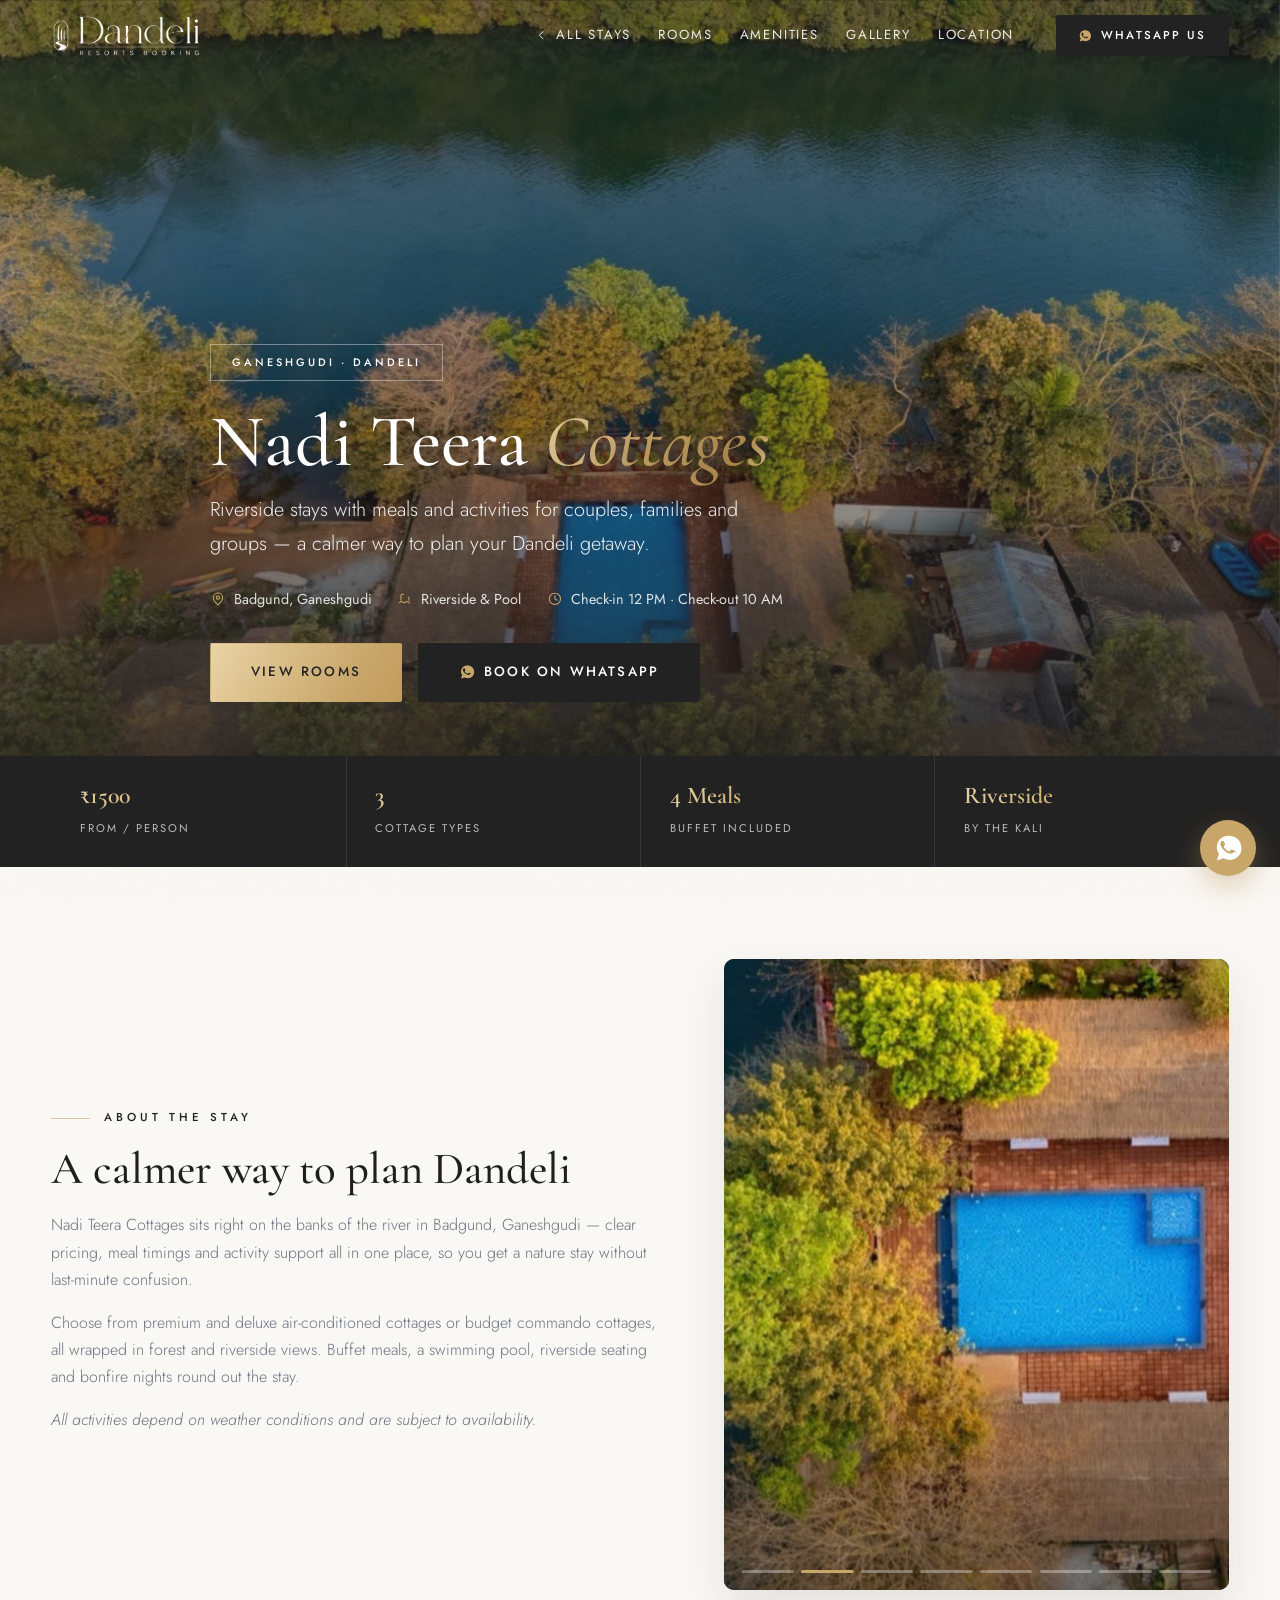
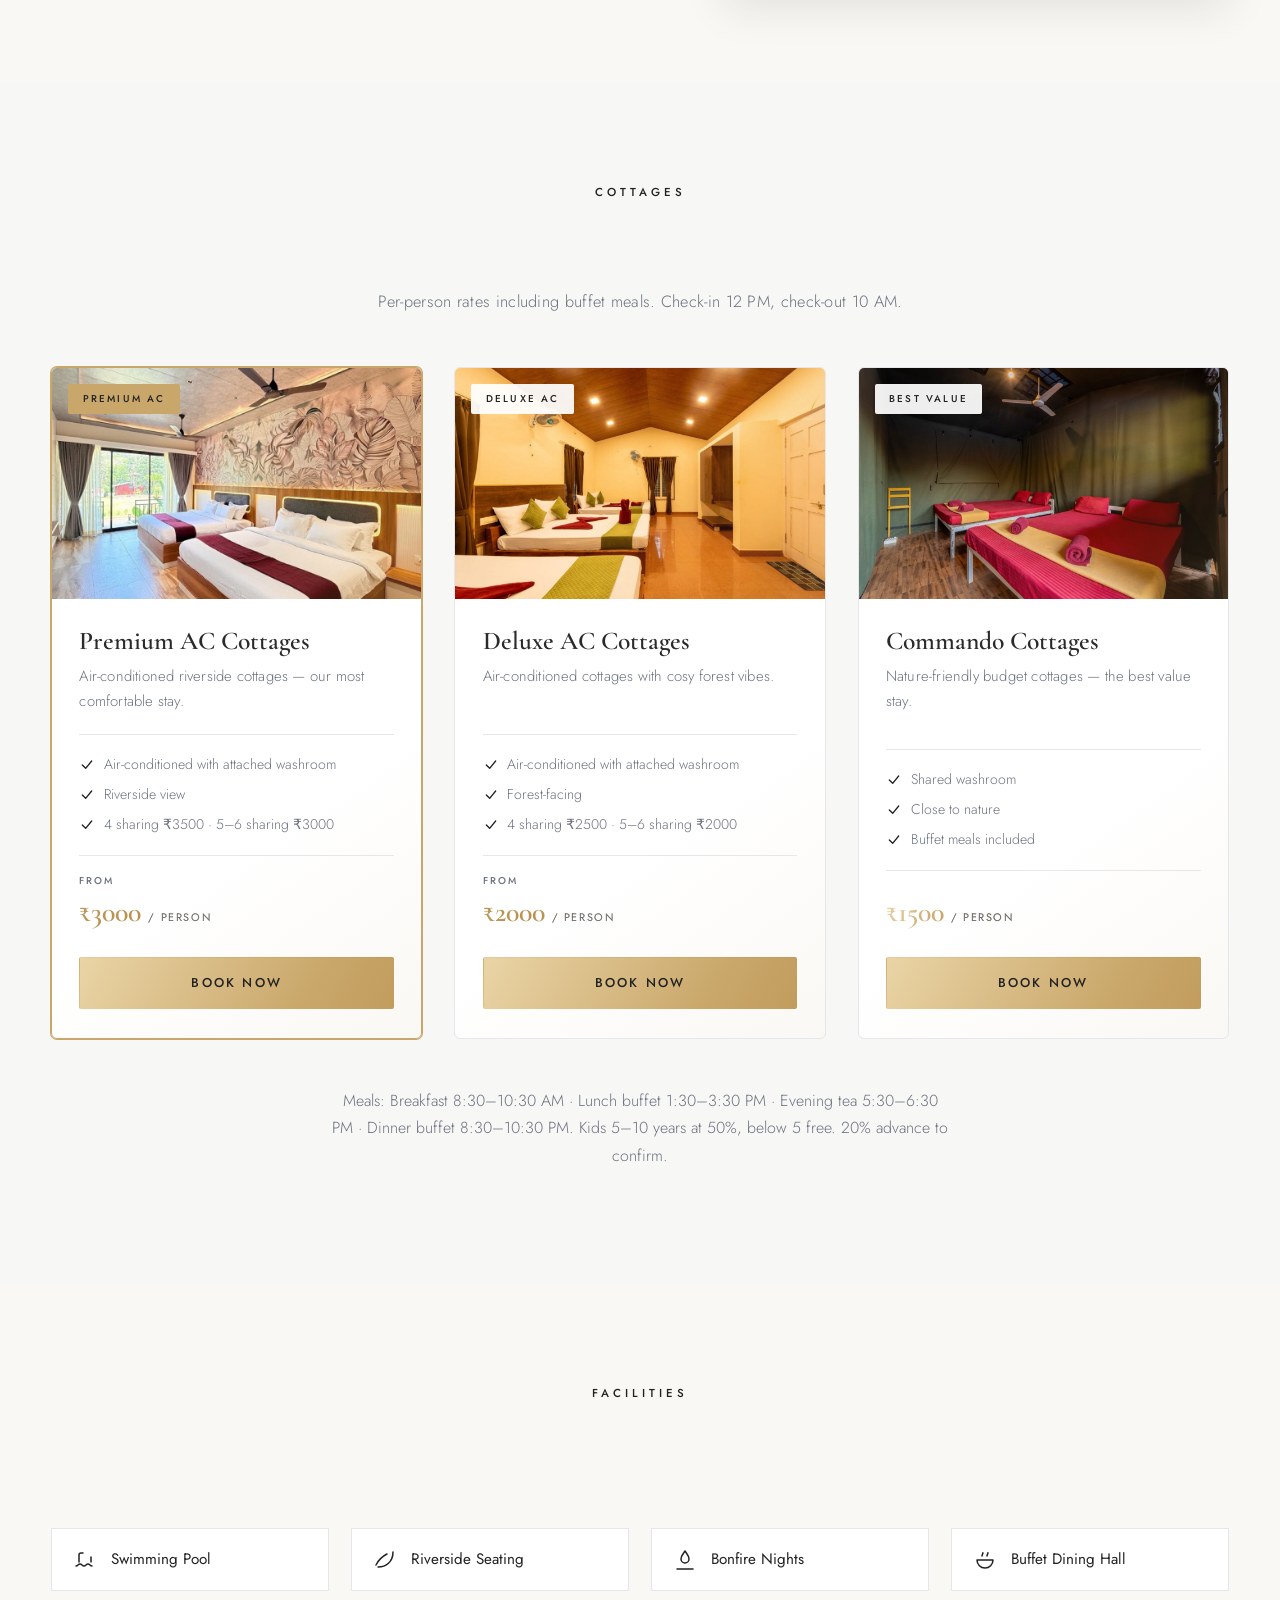
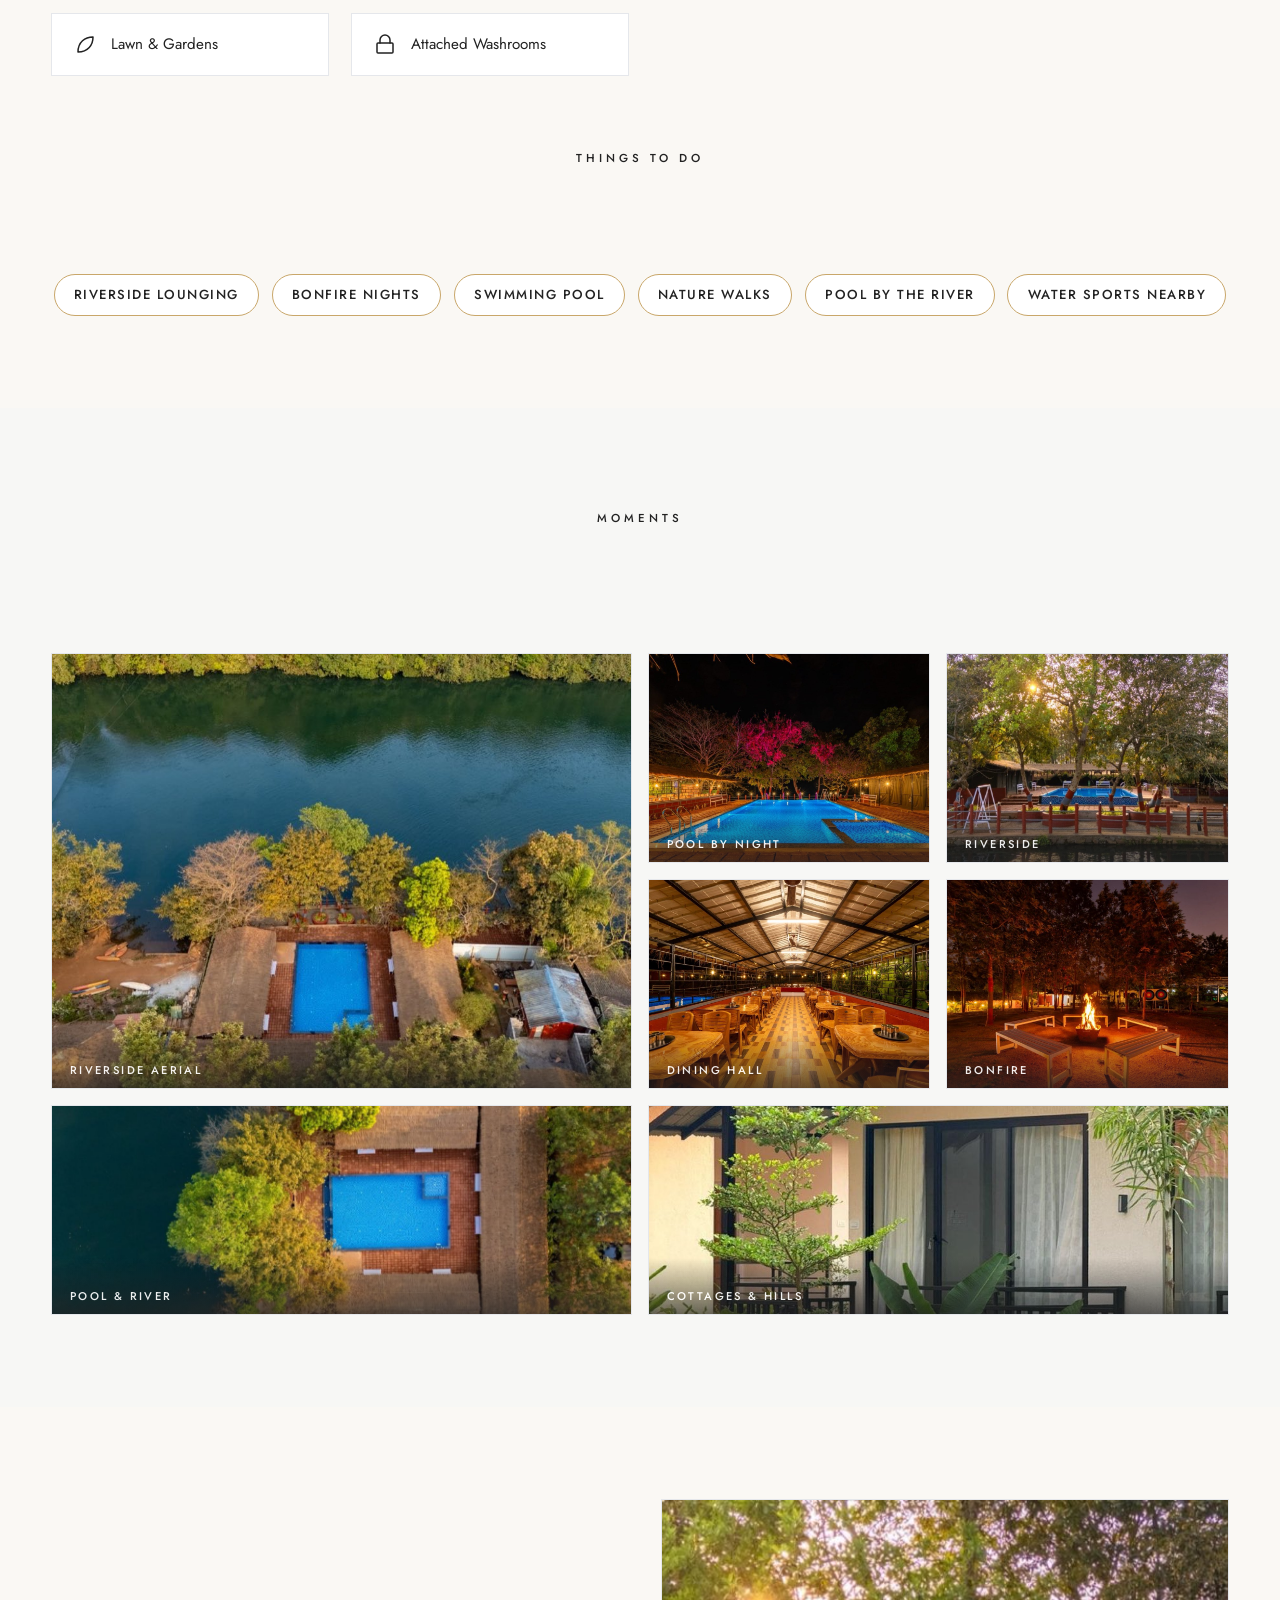
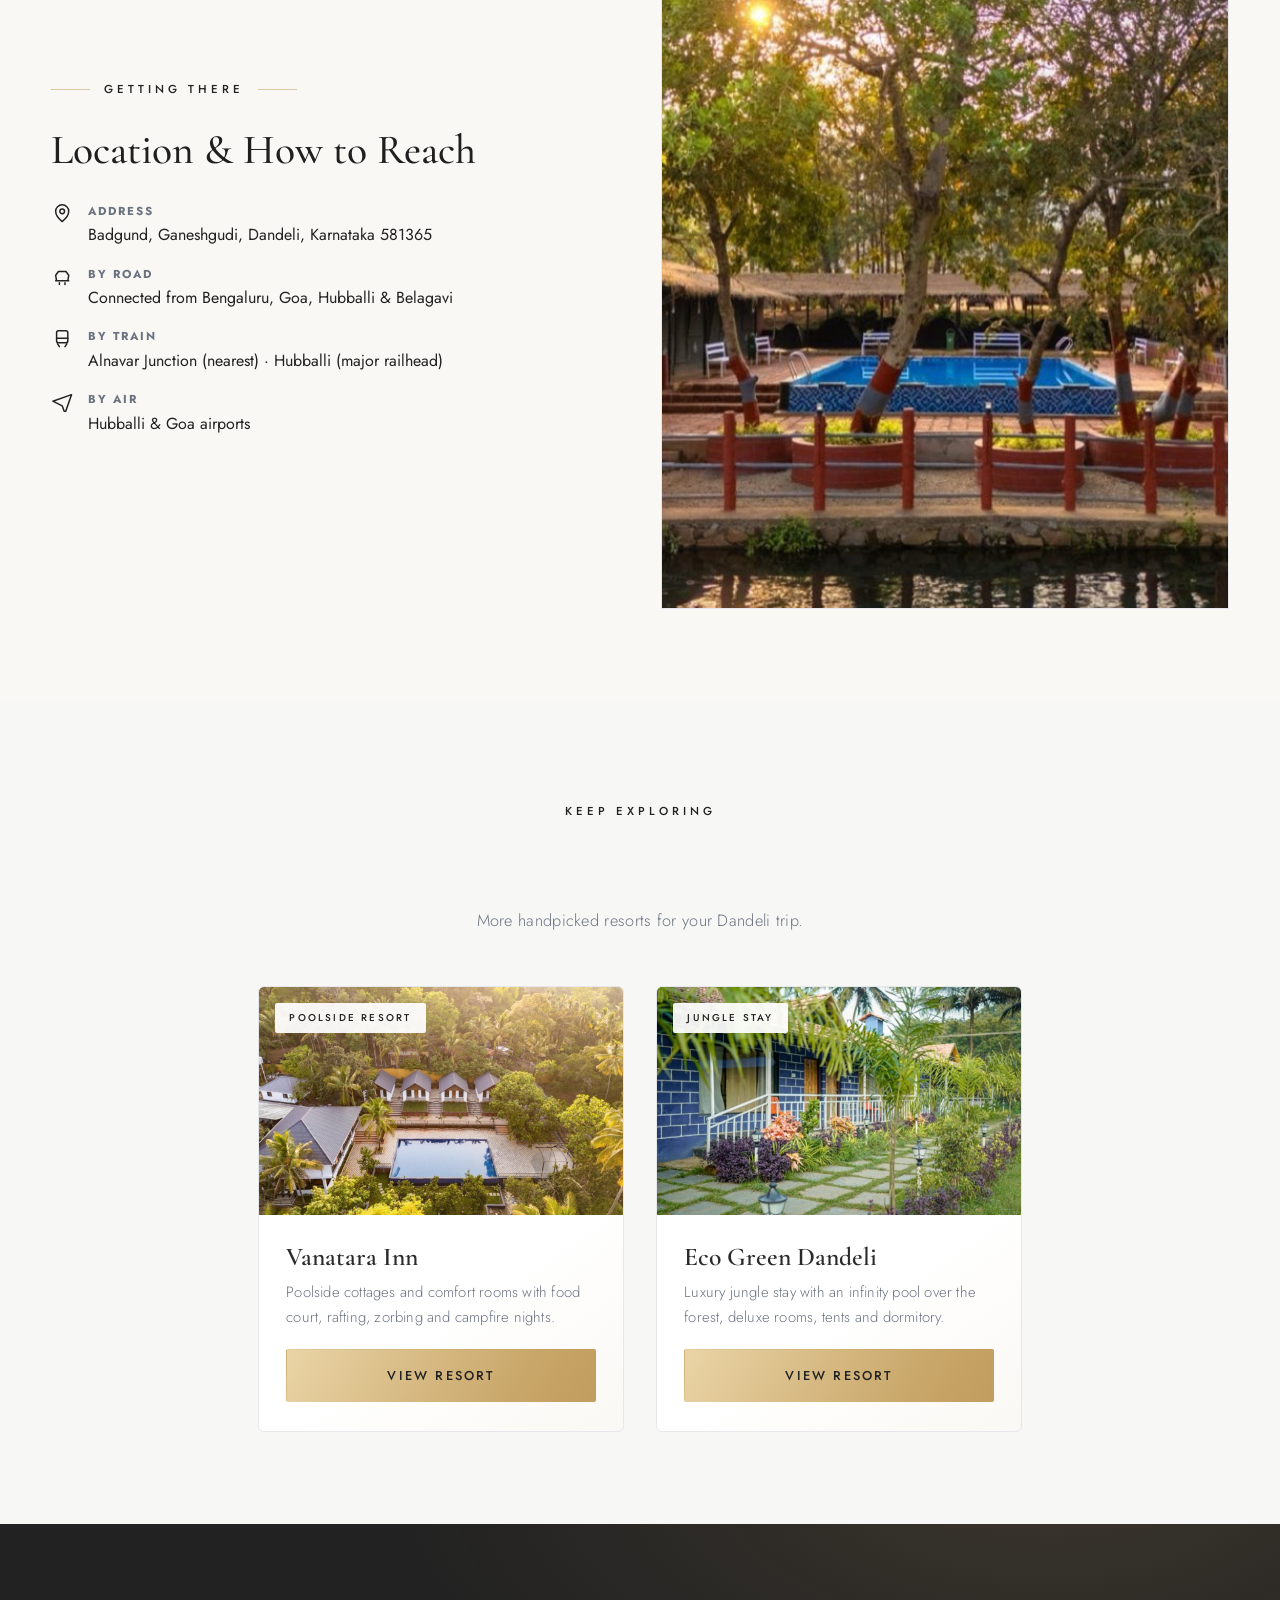
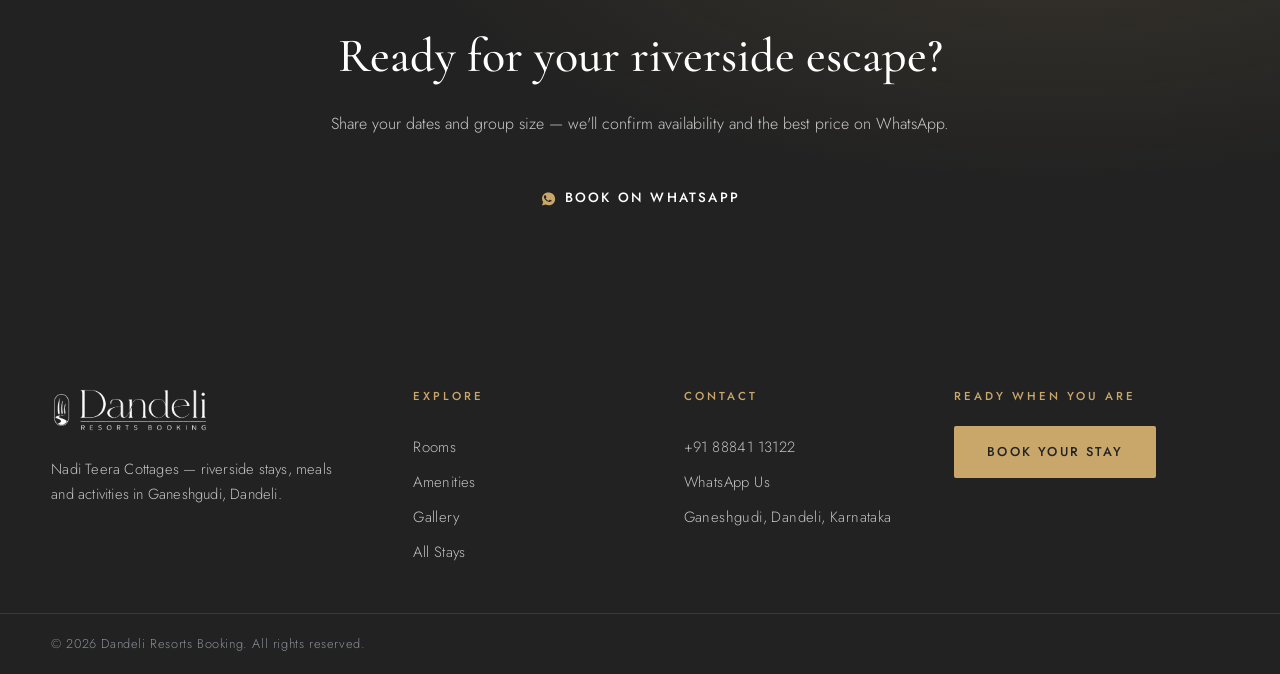
<file: nadi-teera.html>
<!DOCTYPE html>
<html lang="en">
<head>
  <meta charset="UTF-8">
  <meta name="viewport" content="width=device-width, initial-scale=1.0">
  <script>document.documentElement.classList.add('js');document.addEventListener('error',function(e){var t=e.target;if(t&&t.tagName==='IMG'&&t.parentNode&&t.parentNode.tagName==='PICTURE'&&!t.dataset.fb){t.dataset.fb=1;var ss=t.parentNode.getElementsByTagName('source');while(ss.length){ss[0].parentNode.removeChild(ss[0]);}var s=t.getAttribute('src');t.removeAttribute('srcset');t.src='';t.src=s;}},true);window.setTimeout(function(){if(document.documentElement.classList.contains('sb-ready'))return;document.documentElement.classList.add('sb-fallback');var l=document.getElementById('siteLoader');if(l)l.classList.add('is-hidden');if(document.body)document.body.classList.remove('is-loading');},4000);</script>
  <title>Nadi Teera Cottages, Dandeli | Riverside Stay &amp; Adventure Packages</title>
  <meta name="description" content="Nadi Teera Cottages — riverside stays in Ganeshgudi, Dandeli with premium, deluxe and commando cottages, buffet meals, swimming pool, bonfire and river activities. Book on WhatsApp.">
  <meta name="robots" content="index, follow, max-image-preview:large">
  <meta name="theme-color" content="#FAF8F4">
  <meta name="color-scheme" content="light">
  <meta property="og:title" content="Nadi Teera Cottages, Dandeli — Riverside Stay">
  <meta property="og:description" content="Riverside cottages in Ganeshgudi with buffet meals, pool, bonfire and Dandeli activities.">
  <meta property="og:type" content="website">
  <meta property="og:image" content="images/resorts/nt-hero.jpg">
  <meta property="og:image:width" content="1500">
  <meta property="og:image:height" content="843">
  <meta property="og:image:alt" content="Nadi Teera Cottages beside the river in Dandeli">
  <meta name="twitter:card" content="summary_large_image">
  <meta name="twitter:title" content="Nadi Teera Cottages, Dandeli">
  <meta name="twitter:description" content="Riverside cottages with meals, pool, bonfire and Dandeli activities.">
  <meta name="twitter:image" content="images/resorts/nt-hero.jpg">
  <link rel="icon" type="image/png" href="images/favicon.png">
  <link rel="preload" as="image" href="images/resorts/nt-hero-banner.jpg" type="image/jpeg" fetchpriority="high">
  <link rel="preconnect" href="https://fonts.googleapis.com">
  <link rel="preconnect" href="https://fonts.gstatic.com" crossorigin>
  <link href="https://fonts.googleapis.com/css2?family=Cormorant+Garamond:ital,wght@0,500;0,600;1,500&amp;family=Jost:wght@300;400;500;600&amp;display=optional" rel="stylesheet" media="print" onload="this.media='all'">
  <noscript><link href="https://fonts.googleapis.com/css2?family=Cormorant+Garamond:ital,wght@0,500;0,600;1,500&amp;family=Jost:wght@300;400;500;600&amp;display=optional" rel="stylesheet"></noscript>
  <link rel="stylesheet" href="style.css">
  <link rel="stylesheet" href="resort.css">
  <script type="application/ld+json">
  {"@context":"https://schema.org","@type":"LodgingBusiness","name":"Nadi Teera Cottages","description":"Riverside cottages with buffet meals, swimming pool, bonfire and activity support in Ganeshgudi, Dandeli.","telephone":"+91-88841-13122","address":{"@type":"PostalAddress","addressLocality":"Ganeshgudi","addressRegion":"Karnataka","addressCountry":"IN"},"priceRange":"₹1500–₹3500 per person"}
  </script>
</head>
<body class="is-loading">

  <div class="site-loader" id="siteLoader" role="status" aria-live="polite" aria-label="Loading Dandeli Resorts Booking">
    <div class="loader-orbit" aria-hidden="true">
      <span class="loader-icon"><img src="images/logo-white.png" alt="" width="900" height="262"></span>
    </div>
    <div class="loader-brand" aria-hidden="true"><strong>Dandeli</strong><span>Resorts Booking</span></div>
    <span class="loader-line" aria-hidden="true"></span>
  </div>

  <a class="skip-link" href="#main-content">Skip to main content</a>

  <div class="scroll-progress" aria-hidden="true"><span id="progressBar"></span></div>

  <header class="site-header" id="top">
    <div class="container header-inner">
      <a href="index.html" class="brand">
        <img class="brand-logo" src="images/logo-white.png" alt="Dandeli Resorts Booking" width="900" height="262">
      </a>
      <nav class="main-nav" id="mainNav" aria-label="Main navigation">
        <a href="index.html#packages" class="nav-link back-link"><svg aria-hidden="true" viewBox="0 0 24 24" fill="none" stroke="currentColor" stroke-width="1.6" stroke-linecap="round" stroke-linejoin="round"><path d="M15 6l-6 6 6 6"/></svg> All Stays</a>
        <a href="#rooms" class="nav-link">Rooms</a>
        <a href="#amenities" class="nav-link">Amenities</a>
        <a href="#gallery" class="nav-link">Gallery</a>
        <a href="#location" class="nav-link">Location</a>
        <a href="https://wa.me/918884113122?text=Hi!%20I%20want%20to%20book%20Nadi%20Teera%20Cottages." class="btn btn-whatsapp nav-cta" target="_blank" rel="noopener">
          <svg viewBox="0 0 32 32" class="ico" aria-hidden="true"><path fill="currentColor" d="M16 3C9.4 3 4 8.3 4 14.9c0 2.6.8 5 2.3 7L4 29l7.3-2.3c1.9 1 4 1.6 6.2 1.6h.5c6.6 0 12-5.3 12-11.9C30 8.3 24.6 3 16 3Zm5.9 16.9c-.3.8-1.7 1.6-2.4 1.7-.6.1-1.4.2-2.2-.1-.5-.2-1.2-.4-2-.8-3.6-1.5-5.9-5.1-6.1-5.4-.2-.2-1.4-1.9-1.4-3.6 0-1.7.9-2.6 1.2-2.9.3-.3.7-.4 1-.4h.7c.2 0 .5-.1.8.6.3.8 1 2.7 1.1 2.9.1.2.2.4 0 .7-.1.2-.2.4-.4.6l-.6.7c-.2.2-.4.4-.2.8.2.4 1 1.7 2.2 2.7 1.5 1.3 2.8 1.7 3.2 1.9.4.2.6.2.9-.1.2-.3 1-1.2 1.3-1.6.3-.4.5-.3.9-.2.4.1 2.4 1.1 2.8 1.3.4.2.7.3.8.5.1.2.1.9-.2 1.7Z"/></svg>
          WhatsApp Us
        </a>
      </nav>
      <button class="nav-toggle" id="navToggle" aria-label="Open menu" aria-expanded="false" aria-controls="mainNav"><span></span><span></span><span></span></button>
    </div>
  </header>
  <button class="nav-scrim" id="navScrim" type="button" aria-label="Close navigation" tabindex="-1"></button>

  <main id="main-content">

  <!-- HERO -->
  <section class="resort-hero">
    <img class="rh-bg" src="images/resorts/nt-hero-banner.jpg" alt="Aerial view of Nadi Teera Cottages beside the river" width="1600" height="899" fetchpriority="high" decoding="async">
    <div class="rh-overlay"></div>
    <div class="container rh-content">
      <span class="rh-eyebrow">Ganeshgudi &middot; Dandeli</span>
      <h1>Nadi Teera <em>Cottages</em></h1>
      <p class="rh-tagline">Riverside stays with meals and activities for couples, families and groups — a calmer way to plan your Dandeli getaway.</p>
      <div class="rh-meta">
        <span><svg aria-hidden="true" viewBox="0 0 24 24" fill="none" stroke="currentColor" stroke-width="1.6" stroke-linecap="round" stroke-linejoin="round"><path d="M12 21s-7-5.5-7-11a7 7 0 0 1 14 0c0 5.5-7 11-7 11Z"/><circle cx="12" cy="10" r="2.5"/></svg> Badgund, Ganeshgudi</span>
        <span><svg aria-hidden="true" viewBox="0 0 24 24" fill="none" stroke="currentColor" stroke-width="1.6" stroke-linecap="round" stroke-linejoin="round"><path d="M3 18c2 0 2-2 4-2s2 2 4 2 2-2 4-2 2 2 4 2"/><path d="M6 14V7a2 2 0 0 1 2-2h2M18 14V9"/></svg> Riverside &amp; Pool</span>
        <span><svg aria-hidden="true" viewBox="0 0 24 24" fill="none" stroke="currentColor" stroke-width="1.6" stroke-linecap="round" stroke-linejoin="round"><circle cx="12" cy="12" r="8.5"/><path d="M12 7v5l3.5 2"/></svg> Check-in 12 PM · Check-out 10 AM</span>
      </div>
      <div class="rh-ctas">
        <a href="#rooms" class="btn btn-primary btn-lg">View Rooms</a>
        <a href="https://wa.me/918884113122?text=Hi!%20I%20want%20to%20book%20Nadi%20Teera%20Cottages." class="btn btn-whatsapp btn-lg" target="_blank" rel="noopener">
          <svg viewBox="0 0 32 32" class="ico" aria-hidden="true"><path fill="currentColor" d="M16 3C9.4 3 4 8.3 4 14.9c0 2.6.8 5 2.3 7L4 29l7.3-2.3c1.9 1 4 1.6 6.2 1.6h.5c6.6 0 12-5.3 12-11.9C30 8.3 24.6 3 16 3Zm5.9 16.9c-.3.8-1.7 1.6-2.4 1.7-.6.1-1.4.2-2.2-.1-.5-.2-1.2-.4-2-.8-3.6-1.5-5.9-5.1-6.1-5.4-.2-.2-1.4-1.9-1.4-3.6 0-1.7.9-2.6 1.2-2.9.3-.3.7-.4 1-.4h.7c.2 0 .5-.1.8.6.3.8 1 2.7 1.1 2.9.1.2.2.4 0 .7-.1.2-.2.4-.4.6l-.6.7c-.2.2-.4.4-.2.8.2.4 1 1.7 2.2 2.7 1.5 1.3 2.8 1.7 3.2 1.9.4.2.6.2.9-.1.2-.3 1-1.2 1.3-1.6.3-.4.5-.3.9-.2.4.1 2.4 1.1 2.8 1.3.4.2.7.3.8.5.1.2.1.9-.2 1.7Z"/></svg>
          Book on WhatsApp
        </a>
      </div>
    </div>
  </section>

  <!-- SPEC STRIP -->
  <div class="spec-strip">
    <div class="container spec-grid">
      <div class="spec-item"><strong>₹1500</strong><span>From / person</span></div>
      <div class="spec-item"><strong>3</strong><span>Cottage Types</span></div>
      <div class="spec-item"><strong>4 Meals</strong><span>Buffet included</span></div>
      <div class="spec-item"><strong>Riverside</strong><span>By the Kali</span></div>
    </div>
  </div>

  <!-- ABOUT -->
  <section class="section">
    <div class="container about-wrap">
      <div class="about-copy">
        <span class="eyebrow">About the Stay</span>
        <h2>A calmer way to plan Dandeli</h2>
        <p>Nadi Teera Cottages sits right on the banks of the river in Badgund, Ganeshgudi — clear pricing, meal timings and activity support all in one place, so you get a nature stay without last-minute confusion.</p>
        <p>Choose from premium and deluxe air-conditioned cottages or budget commando cottages, all wrapped in forest and riverside views. Buffet meals, a swimming pool, riverside seating and bonfire nights round out the stay.</p>
        <p><em>All activities depend on weather conditions and are subject to availability.</em></p>
      </div>
      <div class="about-media">
        <div class="stay-carousel" data-carousel aria-roledescription="carousel" aria-label="Nadi Teera photos">
          <figure class="sc-slide is-active"><picture><img src="images/resorts/nt-cottage.jpg" alt="Nadi Teera cottage with red roof and lawn framed by hills" loading="lazy" width="1125" height="1500"></picture></figure>
          <figure class="sc-slide"><picture><img src="images/resorts/nt-aerial.jpg" alt="Aerial view of the pool beside the river" loading="lazy" width="1500" height="843"></picture></figure>
          <figure class="sc-slide"><picture><img src="images/resorts/nt-pool.jpg" alt="Swimming pool lit up at night" loading="lazy" width="1500" height="999"></picture></figure>
          <figure class="sc-slide"><picture><img src="images/resorts/nt-river.jpg" alt="Riverside seating deck at Nadi Teera" loading="lazy" width="1500" height="843"></picture></figure>
          <figure class="sc-slide"><picture><img src="images/resorts/nt-bonfire.jpg" alt="Bonfire seating at night" loading="lazy" width="1500" height="1000"></picture></figure>
          <figure class="sc-slide"><picture><img src="images/resorts/nt-dining.jpg" alt="Buffet dining hall" loading="lazy" width="1500" height="1000"></picture></figure>
          <figure class="sc-slide"><picture><img src="images/resorts/nt-premium.jpg" alt="Premium AC cottage interior" loading="lazy" width="1125" height="1500"></picture></figure>
          <figure class="sc-slide"><picture><img src="images/resorts/nt-deluxe.jpg" alt="Deluxe AC cottage interior" loading="lazy" width="1500" height="1000"></picture></figure>
          <div class="sc-dots">
            <button type="button" class="sc-dot is-active" aria-label="Show photo 1"></button>
            <button type="button" class="sc-dot" aria-label="Show photo 2"></button>
            <button type="button" class="sc-dot" aria-label="Show photo 3"></button>
            <button type="button" class="sc-dot" aria-label="Show photo 4"></button>
            <button type="button" class="sc-dot" aria-label="Show photo 5"></button>
            <button type="button" class="sc-dot" aria-label="Show photo 6"></button>
            <button type="button" class="sc-dot" aria-label="Show photo 7"></button>
            <button type="button" class="sc-dot" aria-label="Show photo 8"></button>
          </div>
        </div>
      </div>
    </div>
  </section>

  <!-- ROOMS -->
  <section class="section section-alt" id="rooms">
    <div class="container">
      <div class="section-head">
        <span class="eyebrow">Cottages</span>
        <h2>Rooms &amp; Packages</h2>
        <p>Per-person rates including buffet meals. Check-in 12 PM, check-out 10 AM.</p>
      </div>
      <div class="card-grid">

        <article class="pkg-card reveal featured-pkg">
          <div class="pkg-media">
            <picture><img src="images/resorts/nt-premium.jpg" alt="Premium AC cottage with tropical mural and twin beds" loading="lazy" width="1125" height="1500"></picture>
            <span class="pkg-badge badge-gold">Premium AC</span>
          </div>
          <div class="pkg-body">
            <h3>Premium AC Cottages</h3>
            <p class="pkg-desc">Air-conditioned riverside cottages — our most comfortable stay.</p>
            <ul class="room-features">
              <li><svg aria-hidden="true" viewBox="0 0 24 24" fill="none" stroke="currentColor" stroke-width="2" stroke-linecap="round" stroke-linejoin="round"><path d="M5 12l5 5 9-11"/></svg>Air-conditioned with attached washroom</li>
              <li><svg aria-hidden="true" viewBox="0 0 24 24" fill="none" stroke="currentColor" stroke-width="2" stroke-linecap="round" stroke-linejoin="round"><path d="M5 12l5 5 9-11"/></svg>Riverside view</li>
              <li><svg aria-hidden="true" viewBox="0 0 24 24" fill="none" stroke="currentColor" stroke-width="2" stroke-linecap="round" stroke-linejoin="round"><path d="M5 12l5 5 9-11"/></svg>4 sharing ₹3500 · 5–6 sharing ₹3000</li>
            </ul>
            <div class="pkg-meta"><span class="pkg-price"><span class="from">From</span>₹3000 <small>/ person</small></span></div>
            <div class="pkg-actions">
              <a href="https://wa.me/918884113122?text=Hi!%20I%20want%20to%20book%20Nadi%20Teera%20—%20Premium%20AC%20Cottage." class="btn btn-primary btn-block" target="_blank" rel="noopener">Book Now</a>
            </div>
          </div>
        </article>

        <article class="pkg-card reveal">
          <div class="pkg-media">
            <picture><img src="images/resorts/nt-deluxe.jpg" alt="Deluxe AC cottage interior with wooden ceiling" loading="lazy" width="1500" height="1000"></picture>
            <span class="pkg-badge">Deluxe AC</span>
          </div>
          <div class="pkg-body">
            <h3>Deluxe AC Cottages</h3>
            <p class="pkg-desc">Air-conditioned cottages with cosy forest vibes.</p>
            <ul class="room-features">
              <li><svg aria-hidden="true" viewBox="0 0 24 24" fill="none" stroke="currentColor" stroke-width="2" stroke-linecap="round" stroke-linejoin="round"><path d="M5 12l5 5 9-11"/></svg>Air-conditioned with attached washroom</li>
              <li><svg aria-hidden="true" viewBox="0 0 24 24" fill="none" stroke="currentColor" stroke-width="2" stroke-linecap="round" stroke-linejoin="round"><path d="M5 12l5 5 9-11"/></svg>Forest-facing</li>
              <li><svg aria-hidden="true" viewBox="0 0 24 24" fill="none" stroke="currentColor" stroke-width="2" stroke-linecap="round" stroke-linejoin="round"><path d="M5 12l5 5 9-11"/></svg>4 sharing ₹2500 · 5–6 sharing ₹2000</li>
            </ul>
            <div class="pkg-meta"><span class="pkg-price"><span class="from">From</span>₹2000 <small>/ person</small></span></div>
            <div class="pkg-actions">
              <a href="https://wa.me/918884113122?text=Hi!%20I%20want%20to%20book%20Nadi%20Teera%20—%20Deluxe%20AC%20Cottage." class="btn btn-primary btn-block" target="_blank" rel="noopener">Book Now</a>
            </div>
          </div>
        </article>

        <article class="pkg-card reveal">
          <div class="pkg-media">
            <picture><img src="images/resorts/nt-commando.jpg" alt="Budget commando cottage with twin beds" loading="lazy" width="1500" height="1000"></picture>
            <span class="pkg-badge">Best Value</span>
          </div>
          <div class="pkg-body">
            <h3>Commando Cottages</h3>
            <p class="pkg-desc">Nature-friendly budget cottages — the best value stay.</p>
            <ul class="room-features">
              <li><svg aria-hidden="true" viewBox="0 0 24 24" fill="none" stroke="currentColor" stroke-width="2" stroke-linecap="round" stroke-linejoin="round"><path d="M5 12l5 5 9-11"/></svg>Shared washroom</li>
              <li><svg aria-hidden="true" viewBox="0 0 24 24" fill="none" stroke="currentColor" stroke-width="2" stroke-linecap="round" stroke-linejoin="round"><path d="M5 12l5 5 9-11"/></svg>Close to nature</li>
              <li><svg aria-hidden="true" viewBox="0 0 24 24" fill="none" stroke="currentColor" stroke-width="2" stroke-linecap="round" stroke-linejoin="round"><path d="M5 12l5 5 9-11"/></svg>Buffet meals included</li>
            </ul>
            <div class="pkg-meta"><span class="pkg-price">₹1500 <small>/ person</small></span></div>
            <div class="pkg-actions">
              <a href="https://wa.me/918884113122?text=Hi!%20I%20want%20to%20book%20Nadi%20Teera%20—%20Commando%20Cottage." class="btn btn-primary btn-block" target="_blank" rel="noopener">Book Now</a>
            </div>
          </div>
        </article>

      </div>

      <div class="center">
        <p style="color:var(--grey);font-weight:300;max-width:620px;margin:0 auto 1.4rem">Meals: Breakfast 8:30–10:30 AM · Lunch buffet 1:30–3:30 PM · Evening tea 5:30–6:30 PM · Dinner buffet 8:30–10:30 PM. Kids 5–10 years at 50%, below 5 free. 20% advance to confirm.</p>
      </div>
    </div>
  </section>

  <!-- AMENITIES -->
  <section class="section" id="amenities">
    <div class="container">
      <div class="section-head">
        <span class="eyebrow">Facilities</span>
        <h2>Amenities</h2>
      </div>
      <div class="amenity-grid">
        <div class="amenity-item reveal"><svg aria-hidden="true" viewBox="0 0 24 24" fill="none" stroke="currentColor" stroke-width="1.5" stroke-linecap="round" stroke-linejoin="round"><path d="M3 18c2 0 2-2 4-2s2 2 4 2 2-2 4-2 2 2 4 2"/><path d="M6 14V7a2 2 0 0 1 2-2h2M18 14V9"/></svg><span>Swimming Pool</span></div>
        <div class="amenity-item reveal"><svg aria-hidden="true" viewBox="0 0 24 24" fill="none" stroke="currentColor" stroke-width="1.5" stroke-linecap="round" stroke-linejoin="round"><path d="M3 17c3-6 7-9 11-11M5 19c8 0 15-5 15-15"/></svg><span>Riverside Seating</span></div>
        <div class="amenity-item reveal"><svg aria-hidden="true" viewBox="0 0 24 24" fill="none" stroke="currentColor" stroke-width="1.5" stroke-linecap="round" stroke-linejoin="round"><path d="M12 3c2 3 4 5 4 8a4 4 0 0 1-8 0c0-3 2-5 4-8Z"/><path d="M4 21h16"/></svg><span>Bonfire Nights</span></div>
        <div class="amenity-item reveal"><svg aria-hidden="true" viewBox="0 0 24 24" fill="none" stroke="currentColor" stroke-width="1.5" stroke-linecap="round" stroke-linejoin="round"><path d="M4 12h16a8 8 0 0 1-16 0Z"/><path d="M9 8c0-1.4.9-1.8.9-3.2M14 8c0-1.4.9-1.8.9-3.2"/></svg><span>Buffet Dining Hall</span></div>
        <div class="amenity-item reveal"><svg aria-hidden="true" viewBox="0 0 24 24" fill="none" stroke="currentColor" stroke-width="1.5" stroke-linecap="round" stroke-linejoin="round"><path d="M5 19C5 9 12 4 20 4c0 8-5 15-15 15Z"/></svg><span>Lawn &amp; Gardens</span></div>
        <div class="amenity-item reveal"><svg aria-hidden="true" viewBox="0 0 24 24" fill="none" stroke="currentColor" stroke-width="1.5" stroke-linecap="round" stroke-linejoin="round"><rect x="4" y="10" width="16" height="10" rx="1"/><path d="M7 10V7a5 5 0 0 1 10 0v3"/></svg><span>Attached Washrooms</span></div>
      </div>

      <div class="section-head" style="margin-top:4rem;margin-bottom:2rem">
        <span class="eyebrow">Things to Do</span>
        <h2>Activities</h2>
      </div>
      <ul class="activity-chips">
        <li>Riverside Lounging</li><li>Bonfire Nights</li><li>Swimming Pool</li><li>Nature Walks</li><li>Pool by the River</li><li>Water Sports Nearby</li>
      </ul>
    </div>
  </section>

  <!-- GALLERY -->
  <section class="section section-alt" id="gallery">
    <div class="container">
      <div class="section-head">
        <span class="eyebrow">Moments</span>
        <h2>Gallery</h2>
      </div>
      <div class="gallery-grid">
        <figure class="g-item g-big reveal"><picture><img src="images/resorts/nt-hero.jpg" alt="Aerial view of Nadi Teera by the river" loading="lazy" width="1500" height="843"></picture><figcaption>Riverside Aerial</figcaption></figure>
        <figure class="g-item reveal"><picture><img src="images/resorts/nt-pool.jpg" alt="Swimming pool lit up at night" loading="lazy" width="1500" height="999"></picture><figcaption>Pool by Night</figcaption></figure>
        <figure class="g-item reveal"><picture><img src="images/resorts/nt-river.jpg" alt="Riverside seating deck" loading="lazy" width="1500" height="843"></picture><figcaption>Riverside</figcaption></figure>
        <figure class="g-item reveal"><picture><img src="images/resorts/nt-dining.jpg" alt="Buffet dining hall" loading="lazy" width="1500" height="1000"></picture><figcaption>Dining Hall</figcaption></figure>
        <figure class="g-item reveal"><picture><img src="images/resorts/nt-bonfire.jpg" alt="Bonfire seating at night" loading="lazy" width="1500" height="1000"></picture><figcaption>Bonfire</figcaption></figure>
        <figure class="g-item g-wide reveal"><picture><img src="images/resorts/nt-aerial.jpg" alt="Aerial view of the pool beside the river" loading="lazy" width="1500" height="843"></picture><figcaption>Pool &amp; River</figcaption></figure>
        <figure class="g-item g-wide reveal"><picture><img src="images/resorts/nt-cottage.jpg" alt="Cottage with lawn framed by hills" loading="lazy" width="1125" height="1500"></picture><figcaption>Cottages &amp; Hills</figcaption></figure>
      </div>
    </div>
  </section>

  <!-- LOCATION -->
  <section class="section" id="location">
    <div class="container locate-wrap">
      <div class="locate-copy">
        <span class="eyebrow">Getting There</span>
        <h2>Location &amp; How to Reach</h2>
        <ul class="locate-list">
          <li><svg aria-hidden="true" viewBox="0 0 24 24" fill="none" stroke="currentColor" stroke-width="1.6" stroke-linecap="round" stroke-linejoin="round"><path d="M12 21s-7-5.5-7-11a7 7 0 0 1 14 0c0 5.5-7 11-7 11Z"/><circle cx="12" cy="10" r="2.5"/></svg><div><strong>Address</strong><span>Badgund, Ganeshgudi, Dandeli, Karnataka 581365</span></div></li>
          <li><svg aria-hidden="true" viewBox="0 0 24 24" fill="none" stroke="currentColor" stroke-width="1.6" stroke-linecap="round" stroke-linejoin="round"><path d="M5 17h14M6 17l-1-6 3-4h8l3 4-1 6M9 21v-2M15 21v-2"/></svg><div><strong>By Road</strong><span>Connected from Bengaluru, Goa, Hubballi &amp; Belagavi</span></div></li>
          <li><svg aria-hidden="true" viewBox="0 0 24 24" fill="none" stroke="currentColor" stroke-width="1.6" stroke-linecap="round" stroke-linejoin="round"><rect x="6" y="4" width="12" height="13" rx="2"/><path d="M6 12h12M9 21l-2-3M15 21l2-3"/></svg><div><strong>By Train</strong><span>Alnavar Junction (nearest) · Hubballi (major railhead)</span></div></li>
          <li><svg aria-hidden="true" viewBox="0 0 24 24" fill="none" stroke="currentColor" stroke-width="1.6" stroke-linecap="round" stroke-linejoin="round"><path d="M2 12l20-7-7 20-3-8-10-5Z"/></svg><div><strong>By Air</strong><span>Hubballi &amp; Goa airports</span></div></li>
        </ul>
      </div>
      <div class="about-media">
        <picture><img src="images/resorts/nt-river.jpg" alt="Riverside deck seating at Nadi Teera" loading="lazy" width="1500" height="843"></picture>
      </div>
    </div>
  </section>

  <!-- OTHER STAYS -->
  <section class="section section-alt" id="other-stays">
    <div class="container">
      <div class="section-head">
        <span class="eyebrow">Keep Exploring</span>
        <h2>Other Stays in Dandeli</h2>
        <p>More handpicked resorts for your Dandeli trip.</p>
      </div>
      <div class="card-grid grid-2up">
        <article class="pkg-card reveal">
          <div class="pkg-media">
            <a href="vanatara-inn.html" aria-label="View Vanatara Inn">
              <picture><img src="images/vantara-inn.jpg" alt="Poolside cottages at Vanatara Inn" loading="lazy" width="1600" height="1066"></picture>
            </a>
            <span class="pkg-badge">Poolside Resort</span>
          </div>
          <div class="pkg-body">
            <h3>Vanatara Inn</h3>
            <p class="pkg-desc">Poolside cottages and comfort rooms with food court, rafting, zorbing and campfire nights.</p>
            <div class="pkg-actions">
              <a href="vanatara-inn.html" class="btn btn-primary btn-block">View Resort</a>
            </div>
          </div>
        </article>
        <article class="pkg-card reveal">
          <div class="pkg-media">
            <a href="eco-green.html" aria-label="View Eco Green Dandeli">
              <picture><img src="images/eco-homestay.jpg" alt="Eco Green cottages with garden pathway" loading="lazy" width="1600" height="900"></picture>
            </a>
            <span class="pkg-badge">Jungle Stay</span>
          </div>
          <div class="pkg-body">
            <h3>Eco Green Dandeli</h3>
            <p class="pkg-desc">Luxury jungle stay with an infinity pool over the forest, deluxe rooms, tents and dormitory.</p>
            <div class="pkg-actions">
              <a href="eco-green.html" class="btn btn-primary btn-block">View Resort</a>
            </div>
          </div>
        </article>
      </div>
    </div>
  </section>

  <!-- CTA -->
  <section class="section resort-cta">
    <div class="container">
      <h2>Ready for your riverside escape?</h2>
      <p>Share your dates and group size — we'll confirm availability and the best price on WhatsApp.</p>
      <a href="https://wa.me/918884113122?text=Hi!%20I%20want%20to%20book%20Nadi%20Teera%20Cottages." class="btn btn-whatsapp btn-lg" target="_blank" rel="noopener">
        <svg viewBox="0 0 32 32" class="ico" aria-hidden="true"><path fill="currentColor" d="M16 3C9.4 3 4 8.3 4 14.9c0 2.6.8 5 2.3 7L4 29l7.3-2.3c1.9 1 4 1.6 6.2 1.6h.5c6.6 0 12-5.3 12-11.9C30 8.3 24.6 3 16 3Zm5.9 16.9c-.3.8-1.7 1.6-2.4 1.7-.6.1-1.4.2-2.2-.1-.5-.2-1.2-.4-2-.8-3.6-1.5-5.9-5.1-6.1-5.4-.2-.2-1.4-1.9-1.4-3.6 0-1.7.9-2.6 1.2-2.9.3-.3.7-.4 1-.4h.7c.2 0 .5-.1.8.6.3.8 1 2.7 1.1 2.9.1.2.2.4 0 .7-.1.2-.2.4-.4.6l-.6.7c-.2.2-.4.4-.2.8.2.4 1 1.7 2.2 2.7 1.5 1.3 2.8 1.7 3.2 1.9.4.2.6.2.9-.1.2-.3 1-1.2 1.3-1.6.3-.4.5-.3.9-.2.4.1 2.4 1.1 2.8 1.3.4.2.7.3.8.5.1.2.1.9-.2 1.7Z"/></svg>
        Book on WhatsApp
      </a>
    </div>
  </section>

  <!-- FOOTER -->
  </main>

  <footer class="site-footer">
    <div class="container footer-grid">
      <div class="footer-brand">
        <a href="index.html" class="brand light">
          <img class="brand-logo" src="images/logo-white.png" alt="Dandeli Resorts Booking" width="900" height="262" loading="lazy">
        </a>
        <p>Nadi Teera Cottages — riverside stays, meals and activities in Ganeshgudi, Dandeli.</p>
      </div>
      <nav class="footer-links" aria-label="Quick links">
        <h3>Explore</h3>
        <a href="#rooms">Rooms</a>
        <a href="#amenities">Amenities</a>
        <a href="#gallery">Gallery</a>
        <a href="index.html#packages">All Stays</a>
      </nav>
      <div class="footer-contact">
        <h3>Contact</h3>
        <a href="tel:+918884113122">+91 88841 13122</a>
        <a href="https://wa.me/918884113122" target="_blank" rel="noopener">WhatsApp Us</a>
        <span>Ganeshgudi, Dandeli, Karnataka</span>
      </div>
      <div class="footer-cta">
        <h3>Ready when you are</h3>
        <a href="https://wa.me/918884113122?text=Hi!%20I%20want%20to%20book%20Nadi%20Teera%20Cottages." class="btn btn-whatsapp" target="_blank" rel="noopener">Book Your Stay</a>
      </div>
    </div>
    <div class="footer-bottom"><div class="container"><span>© <span id="year">2026</span> Dandeli Resorts Booking. All rights reserved.</span></div></div>
  </footer>

  <a href="https://wa.me/918884113122?text=Hi!%20I%20want%20to%20book%20Nadi%20Teera%20Cottages." class="wa-float" target="_blank" rel="noopener" aria-label="Chat on WhatsApp">
    <svg viewBox="0 0 32 32" aria-hidden="true"><path fill="currentColor" d="M16 3C9.4 3 4 8.3 4 14.9c0 2.6.8 5 2.3 7L4 29l7.3-2.3c1.9 1 4 1.6 6.2 1.6h.5c6.6 0 12-5.3 12-11.9C30 8.3 24.6 3 16 3Zm5.9 16.9c-.3.8-1.7 1.6-2.4 1.7-.6.1-1.4.2-2.2-.1-.5-.2-1.2-.4-2-.8-3.6-1.5-5.9-5.1-6.1-5.4-.2-.2-1.4-1.9-1.4-3.6 0-1.7.9-2.6 1.2-2.9.3-.3.7-.4 1-.4h.7c.2 0 .5-.1.8.6.3.8 1 2.7 1.1 2.9.1.2.2.4 0 .7-.1.2-.2.4-.4.6l-.6.7c-.2.2-.4.4-.2.8.2.4 1 1.7 2.2 2.7 1.5 1.3 2.8 1.7 3.2 1.9.4.2.6.2.9-.1.2-.3 1-1.2 1.3-1.6.3-.4.5-.3.9-.2.4.1 2.4 1.1 2.8 1.3.4.2.7.3.8.5.1.2.1.9-.2 1.7Z"/></svg>
  </a>

  <div class="lightbox" id="lightbox" role="dialog" aria-modal="true" aria-label="Image viewer" aria-describedby="lbCaption" hidden>
    <button class="lb-close" id="lbClose" aria-label="Close">&times;</button>
    <button class="lb-prev" id="lbPrev" aria-label="Previous image">&#8249;</button>
    <img id="lbImg" alt="">
    <button class="lb-next" id="lbNext" aria-label="Next image">&#8250;</button>
    <p class="lb-caption" id="lbCaption" aria-live="polite"></p>
  </div>

  <script src="resort.js" defer></script>
  <script src="booking.js" defer></script>
</body>
</html>
</file>
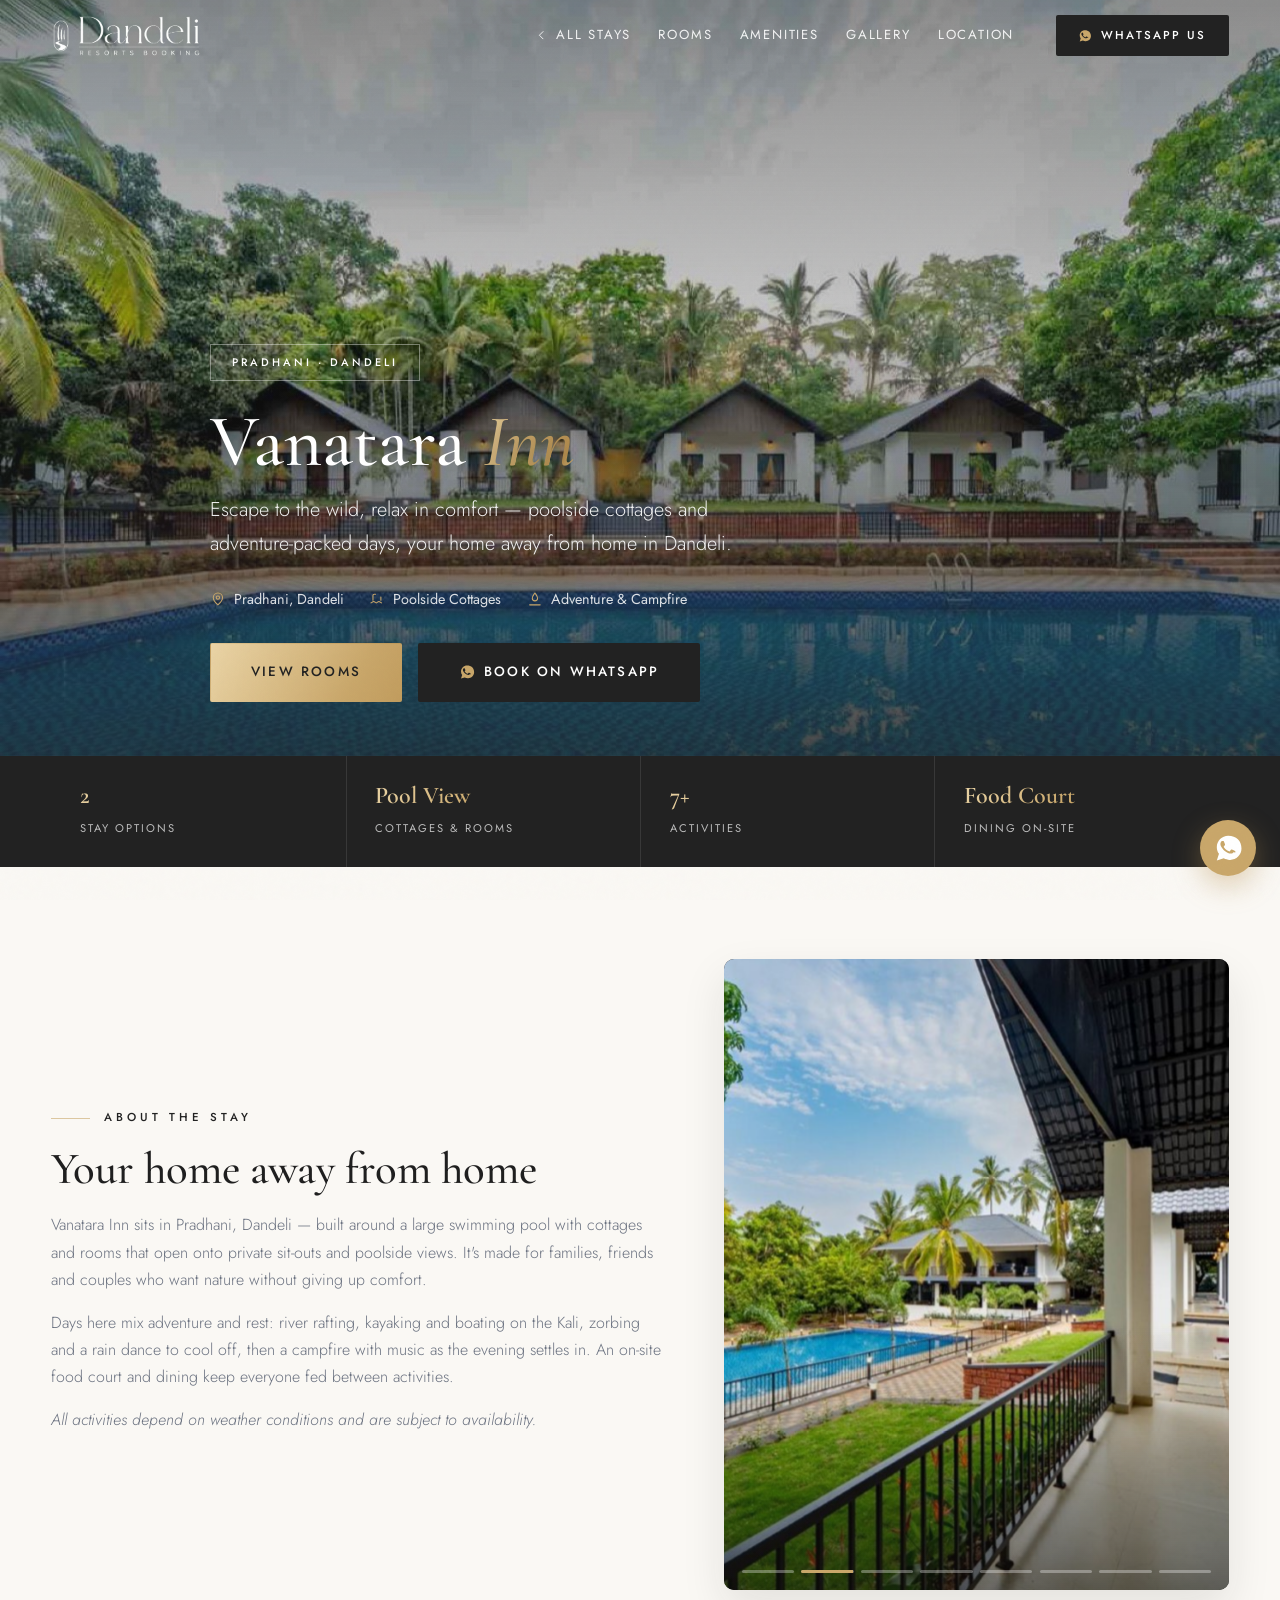
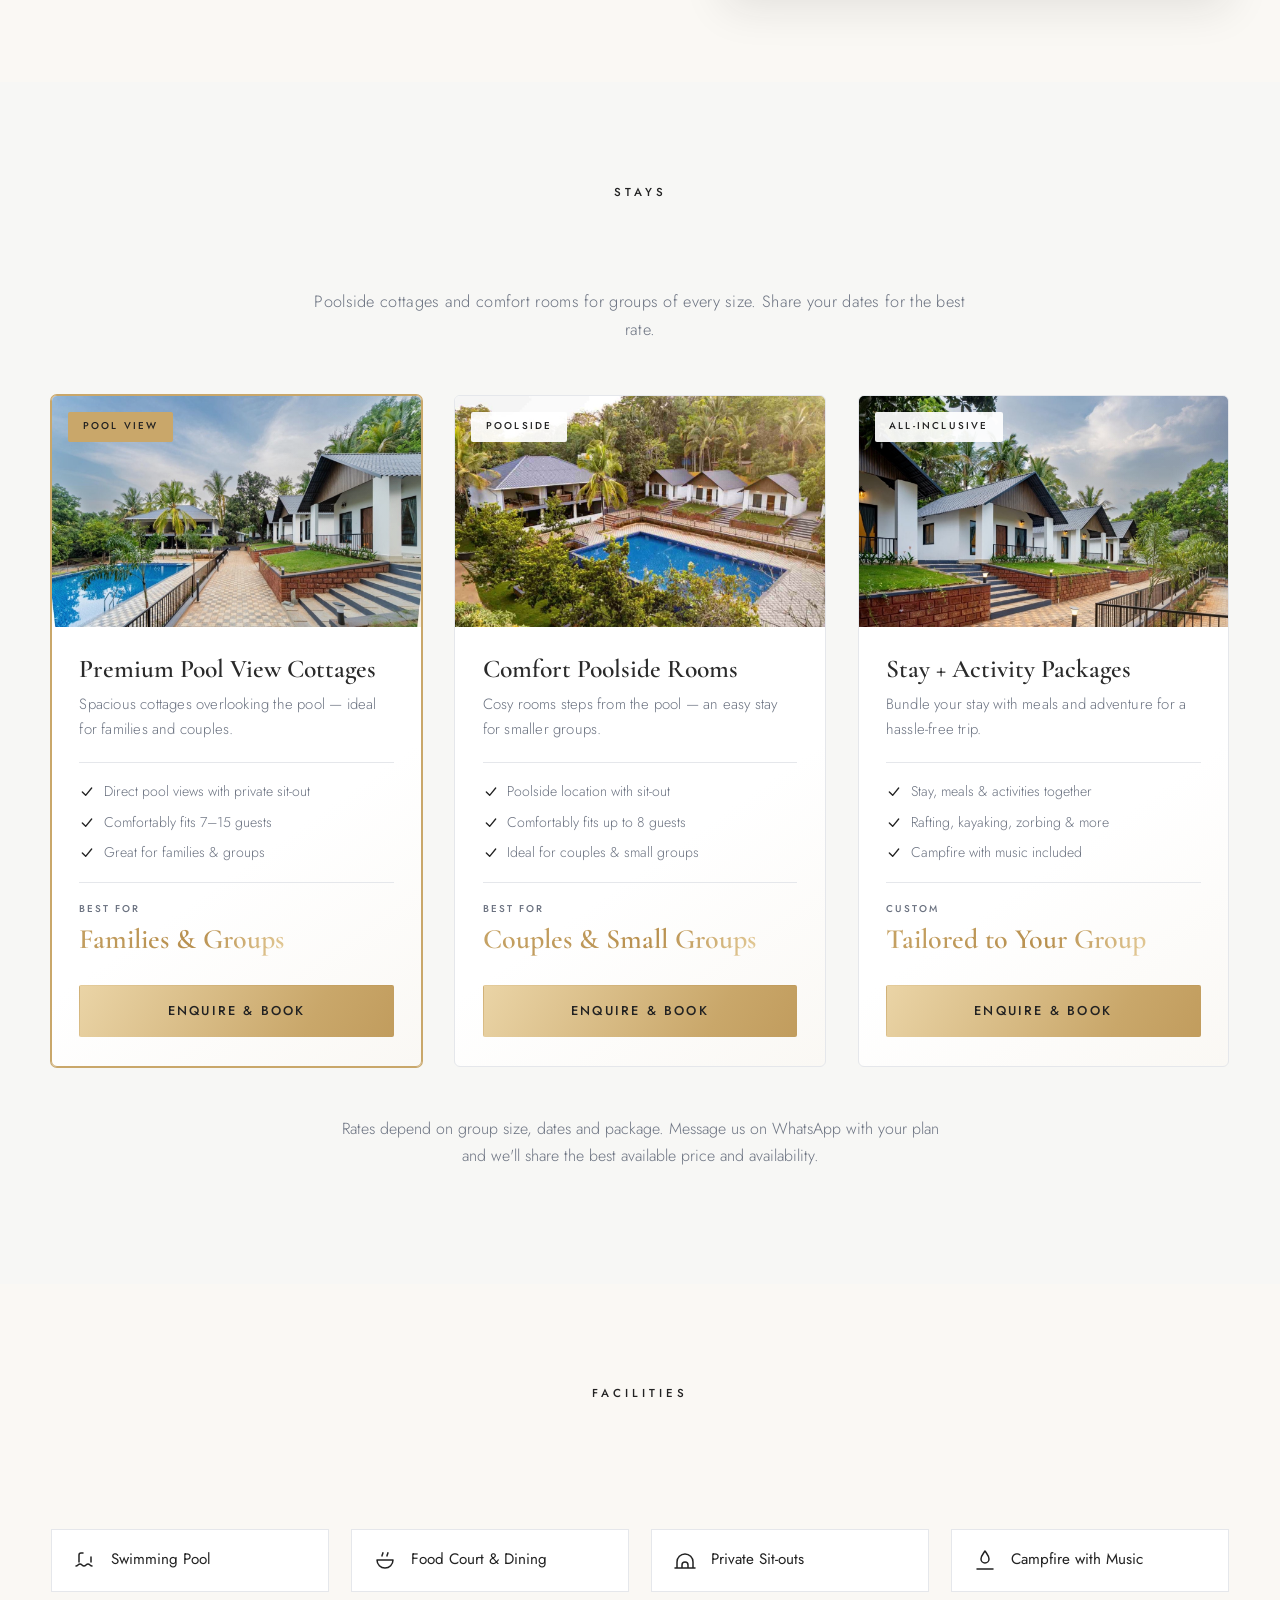
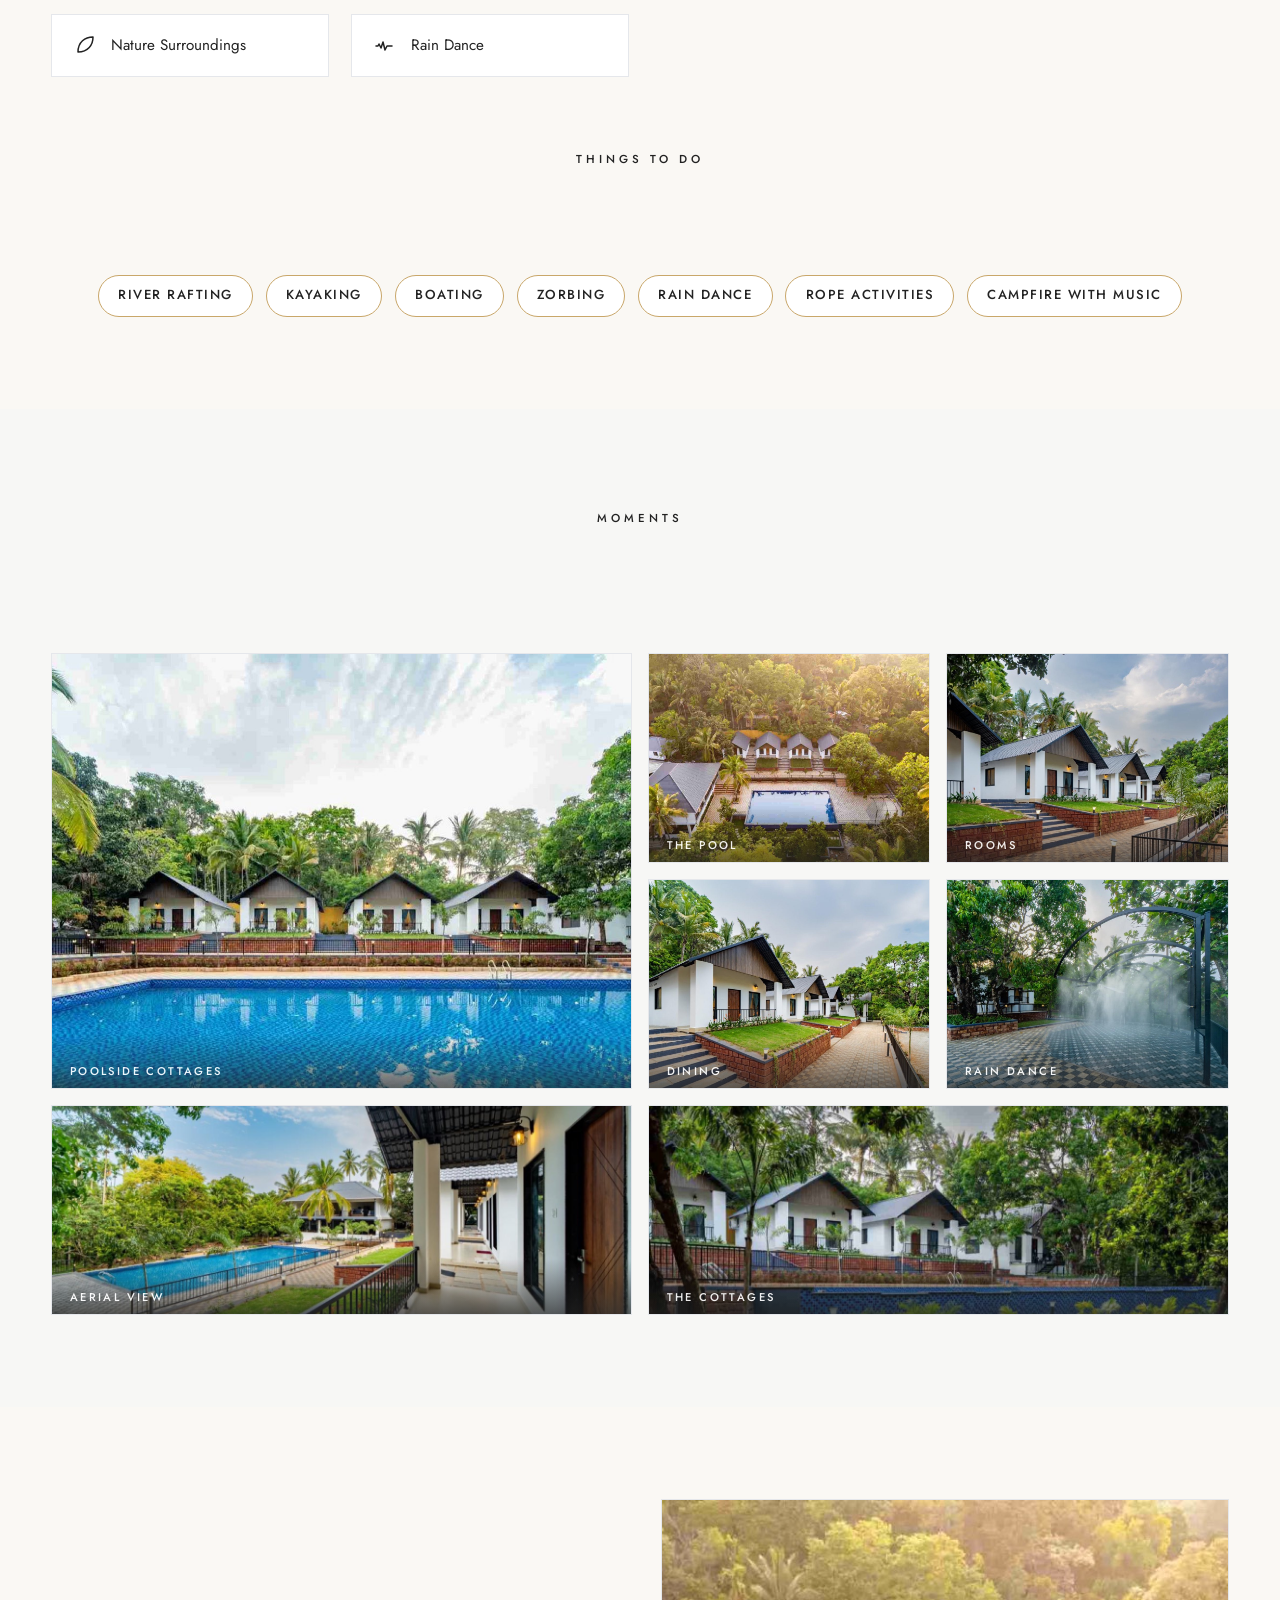
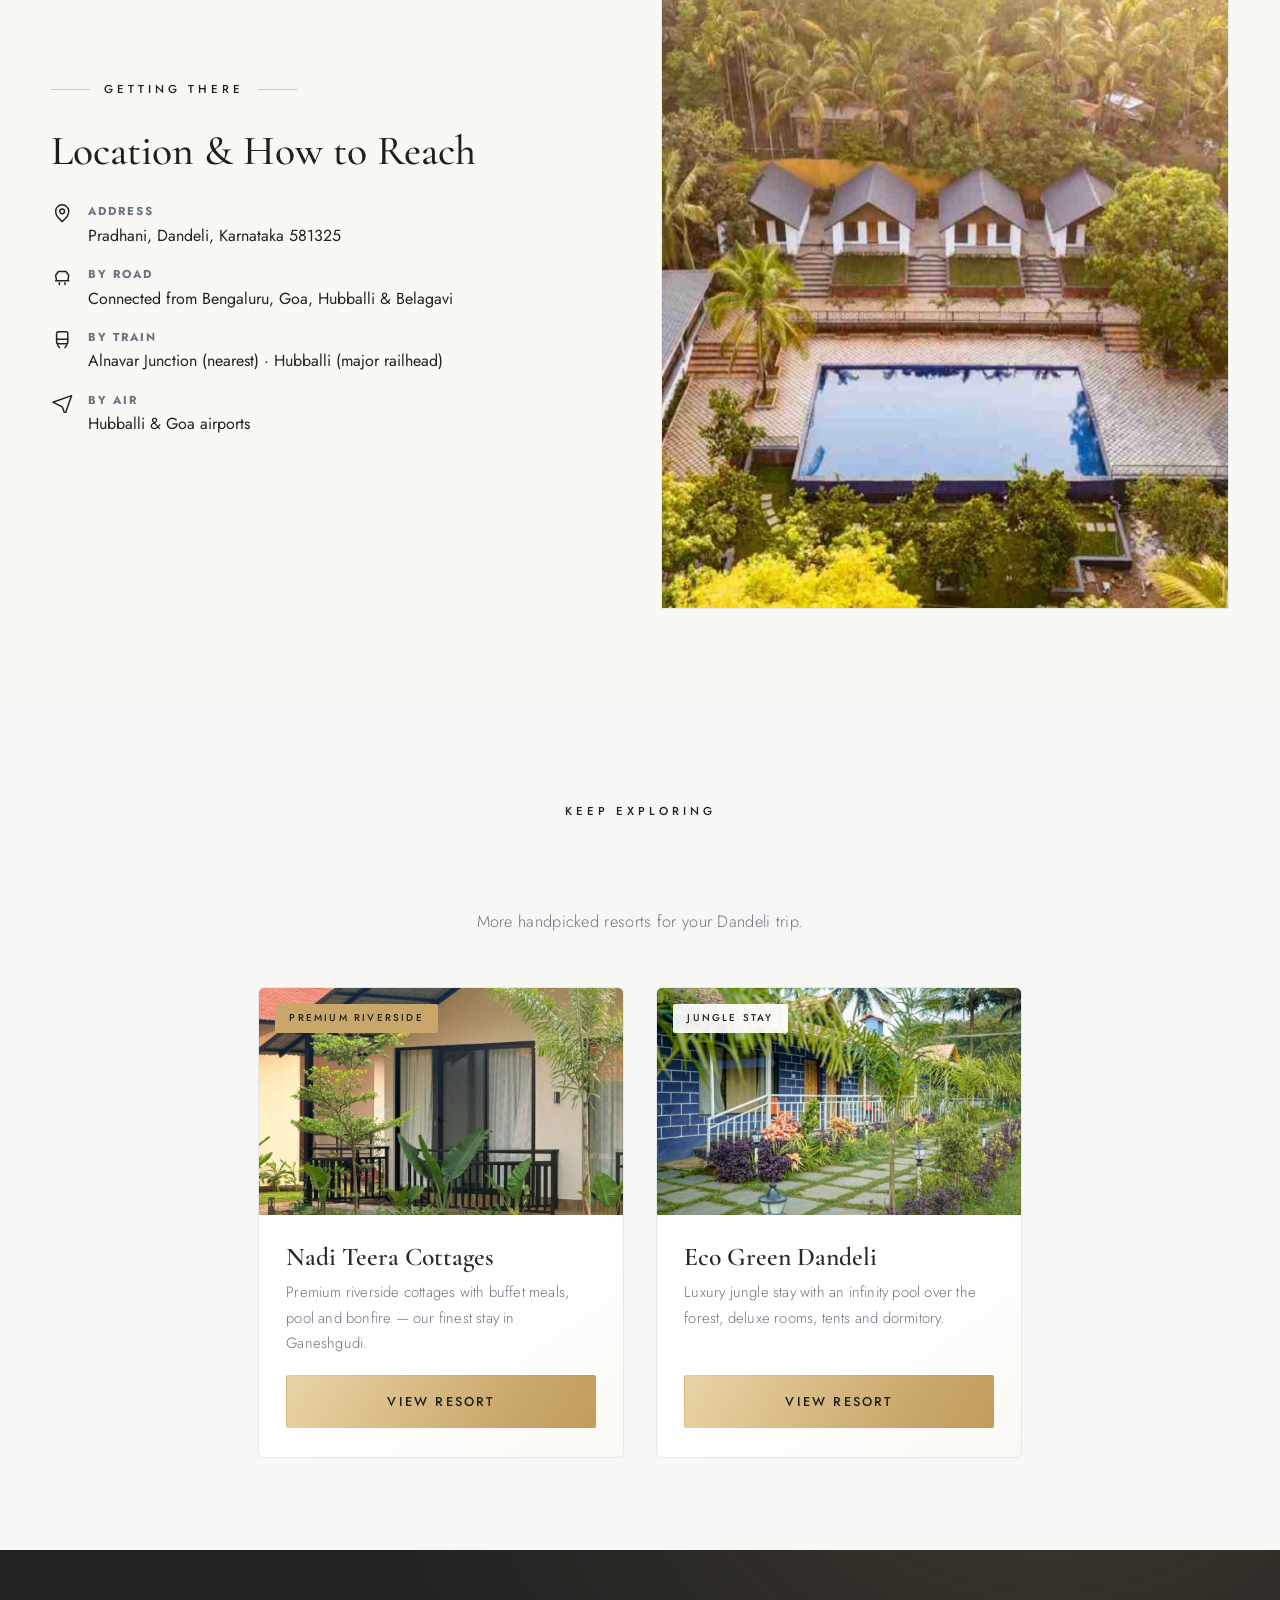
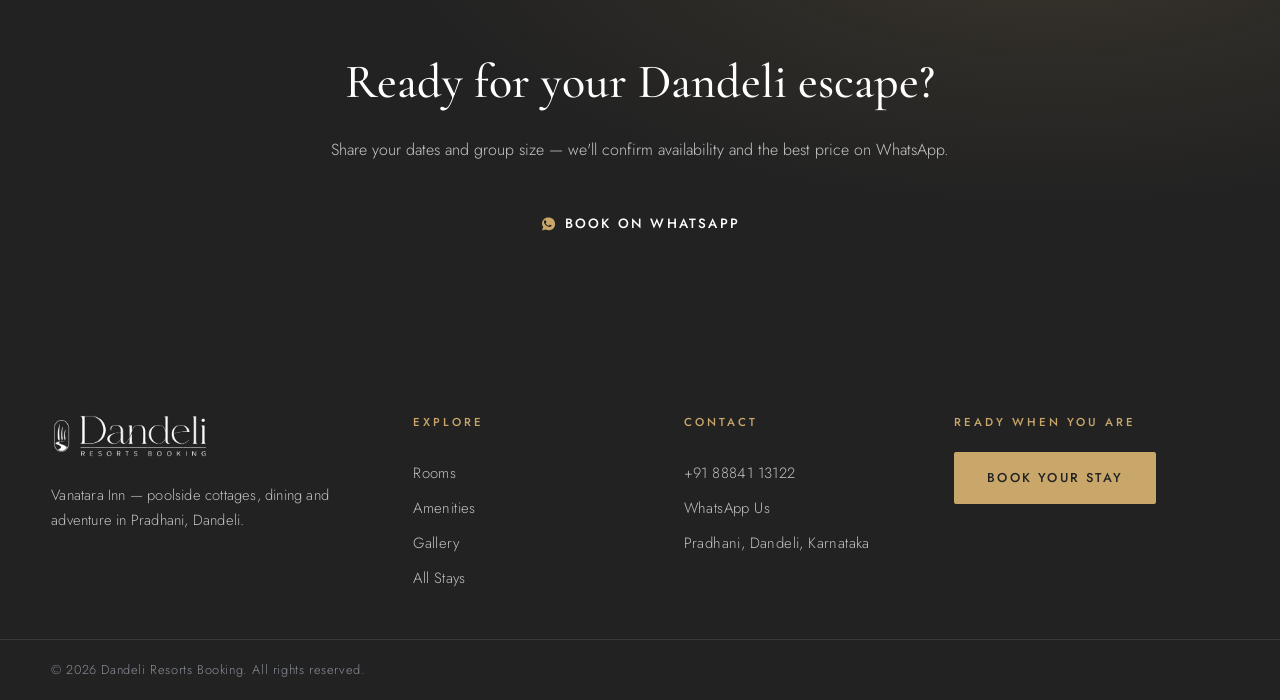
<file: vanatara-inn.html>
<!DOCTYPE html>
<html lang="en">
<head>
  <meta charset="UTF-8">
  <meta name="viewport" content="width=device-width, initial-scale=1.0">
  <script>document.documentElement.classList.add('js');document.addEventListener('error',function(e){var t=e.target;if(t&&t.tagName==='IMG'&&t.parentNode&&t.parentNode.tagName==='PICTURE'&&!t.dataset.fb){t.dataset.fb=1;var ss=t.parentNode.getElementsByTagName('source');while(ss.length){ss[0].parentNode.removeChild(ss[0]);}var s=t.getAttribute('src');t.removeAttribute('srcset');t.src='';t.src=s;}},true);window.setTimeout(function(){if(document.documentElement.classList.contains('sb-ready'))return;document.documentElement.classList.add('sb-fallback');var l=document.getElementById('siteLoader');if(l)l.classList.add('is-hidden');if(document.body)document.body.classList.remove('is-loading');},4000);</script>
  <title>Vanatara Inn, Dandeli | Poolside Cottages &amp; Adventure Packages</title>
  <meta name="description" content="Vanatara Inn — poolside cottages and comfort rooms in Pradhani, Dandeli with pool, food court, private sit-outs, river rafting, kayaking, zorbing and campfire nights. Book on WhatsApp.">
  <meta name="robots" content="index, follow, max-image-preview:large">
  <meta name="theme-color" content="#FAF8F4">
  <meta name="color-scheme" content="light">
  <meta property="og:title" content="Vanatara Inn, Dandeli — Poolside Escape">
  <meta property="og:description" content="Poolside cottages and comfort rooms with dining and Dandeli adventure packages.">
  <meta property="og:type" content="website">
  <meta property="og:image" content="images/resorts/vt-hero.jpg">
  <meta property="og:image:width" content="1500">
  <meta property="og:image:height" content="999">
  <meta property="og:image:alt" content="Poolside cottages at Vanatara Inn in Dandeli">
  <meta name="twitter:card" content="summary_large_image">
  <meta name="twitter:title" content="Vanatara Inn, Dandeli">
  <meta name="twitter:description" content="Poolside cottages, comfort rooms, dining and Dandeli adventure packages.">
  <meta name="twitter:image" content="images/resorts/vt-hero.jpg">
  <link rel="icon" type="image/png" href="images/favicon.png">
  <link rel="preload" as="image" href="images/resorts/vt-hero-banner.jpg" type="image/jpeg" fetchpriority="high">
  <link rel="preconnect" href="https://fonts.googleapis.com">
  <link rel="preconnect" href="https://fonts.gstatic.com" crossorigin>
  <link href="https://fonts.googleapis.com/css2?family=Cormorant+Garamond:ital,wght@0,500;0,600;1,500&amp;family=Jost:wght@300;400;500;600&amp;display=optional" rel="stylesheet" media="print" onload="this.media='all'">
  <noscript><link href="https://fonts.googleapis.com/css2?family=Cormorant+Garamond:ital,wght@0,500;0,600;1,500&amp;family=Jost:wght@300;400;500;600&amp;display=optional" rel="stylesheet"></noscript>
  <link rel="stylesheet" href="style.css">
  <link rel="stylesheet" href="resort.css">
  <script type="application/ld+json">
  {"@context":"https://schema.org","@type":"LodgingBusiness","name":"Vanatara Inn","description":"Poolside cottages and comfort rooms with dining and activity packages in Pradhani, Dandeli.","telephone":"+91-88841-13122","address":{"@type":"PostalAddress","addressLocality":"Pradhani, Dandeli","addressRegion":"Karnataka","addressCountry":"IN"},"priceRange":"Contact for current group rates"}
  </script>
</head>
<body class="is-loading">

  <div class="site-loader" id="siteLoader" role="status" aria-live="polite" aria-label="Loading Dandeli Resorts Booking">
    <div class="loader-orbit" aria-hidden="true">
      <span class="loader-icon"><img src="images/logo-white.png" alt="" width="900" height="262"></span>
    </div>
    <div class="loader-brand" aria-hidden="true"><strong>Dandeli</strong><span>Resorts Booking</span></div>
    <span class="loader-line" aria-hidden="true"></span>
  </div>

  <a class="skip-link" href="#main-content">Skip to main content</a>

  <div class="scroll-progress" aria-hidden="true"><span id="progressBar"></span></div>

  <header class="site-header" id="top">
    <div class="container header-inner">
      <a href="index.html" class="brand">
        <img class="brand-logo" src="images/logo-white.png" alt="Dandeli Resorts Booking" width="900" height="262">
      </a>
      <nav class="main-nav" id="mainNav" aria-label="Main navigation">
        <a href="index.html#packages" class="nav-link back-link"><svg aria-hidden="true" viewBox="0 0 24 24" fill="none" stroke="currentColor" stroke-width="1.6" stroke-linecap="round" stroke-linejoin="round"><path d="M15 6l-6 6 6 6"/></svg> All Stays</a>
        <a href="#rooms" class="nav-link">Rooms</a>
        <a href="#amenities" class="nav-link">Amenities</a>
        <a href="#gallery" class="nav-link">Gallery</a>
        <a href="#location" class="nav-link">Location</a>
        <a href="https://wa.me/918884113122?text=Hi!%20I%20want%20to%20book%20Vanatara%20Inn." class="btn btn-whatsapp nav-cta" target="_blank" rel="noopener">
          <svg viewBox="0 0 32 32" class="ico" aria-hidden="true"><path fill="currentColor" d="M16 3C9.4 3 4 8.3 4 14.9c0 2.6.8 5 2.3 7L4 29l7.3-2.3c1.9 1 4 1.6 6.2 1.6h.5c6.6 0 12-5.3 12-11.9C30 8.3 24.6 3 16 3Zm5.9 16.9c-.3.8-1.7 1.6-2.4 1.7-.6.1-1.4.2-2.2-.1-.5-.2-1.2-.4-2-.8-3.6-1.5-5.9-5.1-6.1-5.4-.2-.2-1.4-1.9-1.4-3.6 0-1.7.9-2.6 1.2-2.9.3-.3.7-.4 1-.4h.7c.2 0 .5-.1.8.6.3.8 1 2.7 1.1 2.9.1.2.2.4 0 .7-.1.2-.2.4-.4.6l-.6.7c-.2.2-.4.4-.2.8.2.4 1 1.7 2.2 2.7 1.5 1.3 2.8 1.7 3.2 1.9.4.2.6.2.9-.1.2-.3 1-1.2 1.3-1.6.3-.4.5-.3.9-.2.4.1 2.4 1.1 2.8 1.3.4.2.7.3.8.5.1.2.1.9-.2 1.7Z"/></svg>
          WhatsApp Us
        </a>
      </nav>
      <button class="nav-toggle" id="navToggle" aria-label="Open menu" aria-expanded="false" aria-controls="mainNav"><span></span><span></span><span></span></button>
    </div>
  </header>
  <button class="nav-scrim" id="navScrim" type="button" aria-label="Close navigation" tabindex="-1"></button>

  <main id="main-content">

  <!-- HERO -->
  <section class="resort-hero">
    <img class="rh-bg" src="images/resorts/vt-hero-banner.jpg" alt="Poolside cottages at Vanatara Inn" width="1600" height="1065" fetchpriority="high" decoding="async">
    <div class="rh-overlay"></div>
    <div class="container rh-content">
      <span class="rh-eyebrow">Pradhani &middot; Dandeli</span>
      <h1>Vanatara <em>Inn</em></h1>
      <p class="rh-tagline">Escape to the wild, relax in comfort — poolside cottages and adventure-packed days, your home away from home in Dandeli.</p>
      <div class="rh-meta">
        <span><svg aria-hidden="true" viewBox="0 0 24 24" fill="none" stroke="currentColor" stroke-width="1.6" stroke-linecap="round" stroke-linejoin="round"><path d="M12 21s-7-5.5-7-11a7 7 0 0 1 14 0c0 5.5-7 11-7 11Z"/><circle cx="12" cy="10" r="2.5"/></svg> Pradhani, Dandeli</span>
        <span><svg aria-hidden="true" viewBox="0 0 24 24" fill="none" stroke="currentColor" stroke-width="1.6" stroke-linecap="round" stroke-linejoin="round"><path d="M3 18c2 0 2-2 4-2s2 2 4 2 2-2 4-2 2 2 4 2"/><path d="M6 14V7a2 2 0 0 1 2-2h2M18 14V9"/></svg> Poolside Cottages</span>
        <span><svg aria-hidden="true" viewBox="0 0 24 24" fill="none" stroke="currentColor" stroke-width="1.6" stroke-linecap="round" stroke-linejoin="round"><path d="M12 3c2 3 4 5 4 8a4 4 0 0 1-8 0c0-3 2-5 4-8Z"/><path d="M4 21h16"/></svg> Adventure &amp; Campfire</span>
      </div>
      <div class="rh-ctas">
        <a href="#rooms" class="btn btn-primary btn-lg">View Rooms</a>
        <a href="https://wa.me/918884113122?text=Hi!%20I%20want%20to%20book%20Vanatara%20Inn." class="btn btn-whatsapp btn-lg" target="_blank" rel="noopener">
          <svg viewBox="0 0 32 32" class="ico" aria-hidden="true"><path fill="currentColor" d="M16 3C9.4 3 4 8.3 4 14.9c0 2.6.8 5 2.3 7L4 29l7.3-2.3c1.9 1 4 1.6 6.2 1.6h.5c6.6 0 12-5.3 12-11.9C30 8.3 24.6 3 16 3Zm5.9 16.9c-.3.8-1.7 1.6-2.4 1.7-.6.1-1.4.2-2.2-.1-.5-.2-1.2-.4-2-.8-3.6-1.5-5.9-5.1-6.1-5.4-.2-.2-1.4-1.9-1.4-3.6 0-1.7.9-2.6 1.2-2.9.3-.3.7-.4 1-.4h.7c.2 0 .5-.1.8.6.3.8 1 2.7 1.1 2.9.1.2.2.4 0 .7-.1.2-.2.4-.4.6l-.6.7c-.2.2-.4.4-.2.8.2.4 1 1.7 2.2 2.7 1.5 1.3 2.8 1.7 3.2 1.9.4.2.6.2.9-.1.2-.3 1-1.2 1.3-1.6.3-.4.5-.3.9-.2.4.1 2.4 1.1 2.8 1.3.4.2.7.3.8.5.1.2.1.9-.2 1.7Z"/></svg>
          Book on WhatsApp
        </a>
      </div>
    </div>
  </section>

  <!-- SPEC STRIP -->
  <div class="spec-strip">
    <div class="container spec-grid">
      <div class="spec-item"><strong>2</strong><span>Stay Options</span></div>
      <div class="spec-item"><strong>Pool View</strong><span>Cottages &amp; rooms</span></div>
      <div class="spec-item"><strong>7+</strong><span>Activities</span></div>
      <div class="spec-item"><strong>Food Court</strong><span>Dining on-site</span></div>
    </div>
  </div>

  <!-- ABOUT -->
  <section class="section">
    <div class="container about-wrap">
      <div class="about-copy">
        <span class="eyebrow">About the Stay</span>
        <h2>Your home away from home</h2>
        <p>Vanatara Inn sits in Pradhani, Dandeli — built around a large swimming pool with cottages and rooms that open onto private sit-outs and poolside views. It's made for families, friends and couples who want nature without giving up comfort.</p>
        <p>Days here mix adventure and rest: river rafting, kayaking and boating on the Kali, zorbing and a rain dance to cool off, then a campfire with music as the evening settles in. An on-site food court and dining keep everyone fed between activities.</p>
        <p><em>All activities depend on weather conditions and are subject to availability.</em></p>
      </div>
      <div class="about-media">
        <div class="stay-carousel" data-carousel aria-roledescription="carousel" aria-label="Vanatara Inn photos">
          <figure class="sc-slide is-active"><picture><img src="images/resorts/vt-cottages.jpg" alt="Wooden A-frame cottages at Vanatara Inn among the trees" loading="lazy" width="1500" height="999"></picture></figure>
          <figure class="sc-slide"><picture><img src="images/resorts/vt-aerial.jpg" alt="Aerial view of Vanatara Inn and pool" loading="lazy" width="1500" height="999"></picture></figure>
          <figure class="sc-slide"><picture><img src="images/resorts/vt-pool.jpg" alt="Swimming pool at Vanatara Inn" loading="lazy" width="1500" height="999"></picture></figure>
          <figure class="sc-slide"><picture><img src="images/resorts/vt-raindance.jpg" alt="Guests enjoying the rain dance" loading="lazy" width="1500" height="999"></picture></figure>
          <figure class="sc-slide"><picture><img src="images/resorts/vt-dining.jpg" alt="Dining area at Vanatara Inn" loading="lazy" width="1500" height="999"></picture></figure>
          <figure class="sc-slide"><picture><img src="images/resorts/vt-room.jpg" alt="Room interior at Vanatara Inn" loading="lazy" width="1500" height="999"></picture></figure>
          <figure class="sc-slide"><picture><img src="images/resorts/vt-comfort.jpg" alt="Comfort poolside room at Vanatara Inn" loading="lazy" width="1500" height="999"></picture></figure>
          <figure class="sc-slide"><picture><img src="images/resorts/vt-premium.jpg" alt="Premium pool view cottage at Vanatara Inn" loading="lazy" width="1500" height="999"></picture></figure>
          <div class="sc-dots">
            <button type="button" class="sc-dot is-active" aria-label="Show photo 1"></button>
            <button type="button" class="sc-dot" aria-label="Show photo 2"></button>
            <button type="button" class="sc-dot" aria-label="Show photo 3"></button>
            <button type="button" class="sc-dot" aria-label="Show photo 4"></button>
            <button type="button" class="sc-dot" aria-label="Show photo 5"></button>
            <button type="button" class="sc-dot" aria-label="Show photo 6"></button>
            <button type="button" class="sc-dot" aria-label="Show photo 7"></button>
            <button type="button" class="sc-dot" aria-label="Show photo 8"></button>
          </div>
        </div>
      </div>
    </div>
  </section>

  <!-- ROOMS -->
  <section class="section section-alt" id="rooms">
    <div class="container">
      <div class="section-head">
        <span class="eyebrow">Stays</span>
        <h2>Rooms &amp; Packages</h2>
        <p>Poolside cottages and comfort rooms for groups of every size. Share your dates for the best rate.</p>
      </div>
      <div class="card-grid">

        <article class="pkg-card reveal featured-pkg">
          <div class="pkg-media">
            <picture><img src="images/resorts/vt-premium.jpg" alt="Premium pool view cottage at Vanatara Inn" loading="lazy" width="1500" height="999"></picture>
            <span class="pkg-badge badge-gold">Pool View</span>
          </div>
          <div class="pkg-body">
            <h3>Premium Pool View Cottages</h3>
            <p class="pkg-desc">Spacious cottages overlooking the pool — ideal for families and couples.</p>
            <ul class="room-features">
              <li><svg aria-hidden="true" viewBox="0 0 24 24" fill="none" stroke="currentColor" stroke-width="2" stroke-linecap="round" stroke-linejoin="round"><path d="M5 12l5 5 9-11"/></svg>Direct pool views with private sit-out</li>
              <li><svg aria-hidden="true" viewBox="0 0 24 24" fill="none" stroke="currentColor" stroke-width="2" stroke-linecap="round" stroke-linejoin="round"><path d="M5 12l5 5 9-11"/></svg>Comfortably fits 7–15 guests</li>
              <li><svg aria-hidden="true" viewBox="0 0 24 24" fill="none" stroke="currentColor" stroke-width="2" stroke-linecap="round" stroke-linejoin="round"><path d="M5 12l5 5 9-11"/></svg>Great for families &amp; groups</li>
            </ul>
            <div class="pkg-meta"><span class="pkg-price"><span class="from">Best for</span>Families &amp; Groups</span></div>
            <div class="pkg-actions">
              <a href="https://wa.me/918884113122?text=Hi!%20I%20want%20to%20book%20Vanatara%20Inn%20—%20Premium%20Pool%20View%20Cottage." class="btn btn-primary btn-block" target="_blank" rel="noopener">Enquire &amp; Book</a>
            </div>
          </div>
        </article>

        <article class="pkg-card reveal">
          <div class="pkg-media">
            <picture><img src="images/resorts/vt-comfort.jpg" alt="Comfort poolside room at Vanatara Inn" loading="lazy" width="1500" height="999"></picture>
            <span class="pkg-badge">Poolside</span>
          </div>
          <div class="pkg-body">
            <h3>Comfort Poolside Rooms</h3>
            <p class="pkg-desc">Cosy rooms steps from the pool — an easy stay for smaller groups.</p>
            <ul class="room-features">
              <li><svg aria-hidden="true" viewBox="0 0 24 24" fill="none" stroke="currentColor" stroke-width="2" stroke-linecap="round" stroke-linejoin="round"><path d="M5 12l5 5 9-11"/></svg>Poolside location with sit-out</li>
              <li><svg aria-hidden="true" viewBox="0 0 24 24" fill="none" stroke="currentColor" stroke-width="2" stroke-linecap="round" stroke-linejoin="round"><path d="M5 12l5 5 9-11"/></svg>Comfortably fits up to 8 guests</li>
              <li><svg aria-hidden="true" viewBox="0 0 24 24" fill="none" stroke="currentColor" stroke-width="2" stroke-linecap="round" stroke-linejoin="round"><path d="M5 12l5 5 9-11"/></svg>Ideal for couples &amp; small groups</li>
            </ul>
            <div class="pkg-meta"><span class="pkg-price"><span class="from">Best for</span>Couples &amp; Small Groups</span></div>
            <div class="pkg-actions">
              <a href="https://wa.me/918884113122?text=Hi!%20I%20want%20to%20book%20Vanatara%20Inn%20—%20Comfort%20Poolside%20Room." class="btn btn-primary btn-block" target="_blank" rel="noopener">Enquire &amp; Book</a>
            </div>
          </div>
        </article>

        <article class="pkg-card reveal">
          <div class="pkg-media">
            <picture><img src="images/resorts/vt-room.jpg" alt="Interior of a room at Vanatara Inn" loading="lazy" width="1500" height="999"></picture>
            <span class="pkg-badge">All-Inclusive</span>
          </div>
          <div class="pkg-body">
            <h3>Stay + Activity Packages</h3>
            <p class="pkg-desc">Bundle your stay with meals and adventure for a hassle-free trip.</p>
            <ul class="room-features">
              <li><svg aria-hidden="true" viewBox="0 0 24 24" fill="none" stroke="currentColor" stroke-width="2" stroke-linecap="round" stroke-linejoin="round"><path d="M5 12l5 5 9-11"/></svg>Stay, meals &amp; activities together</li>
              <li><svg aria-hidden="true" viewBox="0 0 24 24" fill="none" stroke="currentColor" stroke-width="2" stroke-linecap="round" stroke-linejoin="round"><path d="M5 12l5 5 9-11"/></svg>Rafting, kayaking, zorbing &amp; more</li>
              <li><svg aria-hidden="true" viewBox="0 0 24 24" fill="none" stroke="currentColor" stroke-width="2" stroke-linecap="round" stroke-linejoin="round"><path d="M5 12l5 5 9-11"/></svg>Campfire with music included</li>
            </ul>
            <div class="pkg-meta"><span class="pkg-price"><span class="from">Custom</span>Tailored to Your Group</span></div>
            <div class="pkg-actions">
              <a href="https://wa.me/918884113122?text=Hi!%20I%20want%20a%20Vanatara%20Inn%20stay%20%2B%20activity%20package." class="btn btn-primary btn-block" target="_blank" rel="noopener">Enquire &amp; Book</a>
            </div>
          </div>
        </article>

      </div>

      <div class="center">
        <p style="color:var(--grey);font-weight:300;max-width:620px;margin:0 auto 1.4rem">Rates depend on group size, dates and package. Message us on WhatsApp with your plan and we'll share the best available price and availability.</p>
      </div>
    </div>
  </section>

  <!-- AMENITIES -->
  <section class="section" id="amenities">
    <div class="container">
      <div class="section-head">
        <span class="eyebrow">Facilities</span>
        <h2>Amenities</h2>
      </div>
      <div class="amenity-grid">
        <div class="amenity-item reveal"><svg aria-hidden="true" viewBox="0 0 24 24" fill="none" stroke="currentColor" stroke-width="1.5" stroke-linecap="round" stroke-linejoin="round"><path d="M3 18c2 0 2-2 4-2s2 2 4 2 2-2 4-2 2 2 4 2"/><path d="M6 14V7a2 2 0 0 1 2-2h2M18 14V9"/></svg><span>Swimming Pool</span></div>
        <div class="amenity-item reveal"><svg aria-hidden="true" viewBox="0 0 24 24" fill="none" stroke="currentColor" stroke-width="1.5" stroke-linecap="round" stroke-linejoin="round"><path d="M4 12h16a8 8 0 0 1-16 0Z"/><path d="M9 8c0-1.4.9-1.8.9-3.2M14 8c0-1.4.9-1.8.9-3.2"/></svg><span>Food Court &amp; Dining</span></div>
        <div class="amenity-item reveal"><svg aria-hidden="true" viewBox="0 0 24 24" fill="none" stroke="currentColor" stroke-width="1.5" stroke-linecap="round" stroke-linejoin="round"><path d="M4 20v-6a8 8 0 0 1 16 0v6M2 20h20M9 20v-3a3 3 0 0 1 6 0v3"/></svg><span>Private Sit-outs</span></div>
        <div class="amenity-item reveal"><svg aria-hidden="true" viewBox="0 0 24 24" fill="none" stroke="currentColor" stroke-width="1.5" stroke-linecap="round" stroke-linejoin="round"><path d="M12 3c2 3 4 5 4 8a4 4 0 0 1-8 0c0-3 2-5 4-8Z"/><path d="M4 21h16"/></svg><span>Campfire with Music</span></div>
        <div class="amenity-item reveal"><svg aria-hidden="true" viewBox="0 0 24 24" fill="none" stroke="currentColor" stroke-width="1.5" stroke-linecap="round" stroke-linejoin="round"><path d="M5 19C5 9 12 4 20 4c0 8-5 15-15 15Z"/></svg><span>Nature Surroundings</span></div>
        <div class="amenity-item reveal"><svg aria-hidden="true" viewBox="0 0 24 24" fill="none" stroke="currentColor" stroke-width="1.5" stroke-linecap="round" stroke-linejoin="round"><path d="M3 13h2l1-2 2 4 2-6 2 8 2-4h5"/></svg><span>Rain Dance</span></div>
      </div>

      <div class="section-head" style="margin-top:4rem;margin-bottom:2rem">
        <span class="eyebrow">Things to Do</span>
        <h2>Activities</h2>
      </div>
      <ul class="activity-chips">
        <li>River Rafting</li><li>Kayaking</li><li>Boating</li><li>Zorbing</li><li>Rain Dance</li><li>Rope Activities</li><li>Campfire with Music</li>
      </ul>
    </div>
  </section>

  <!-- GALLERY -->
  <section class="section section-alt" id="gallery">
    <div class="container">
      <div class="section-head">
        <span class="eyebrow">Moments</span>
        <h2>Gallery</h2>
      </div>
      <div class="gallery-grid">
        <figure class="g-item g-big reveal"><picture><img src="images/resorts/vt-hero.jpg" alt="Poolside cottages at Vanatara Inn" loading="lazy" width="1500" height="999"></picture><figcaption>Poolside Cottages</figcaption></figure>
        <figure class="g-item reveal"><picture><img src="images/resorts/vt-pool.jpg" alt="Swimming pool at Vanatara Inn" loading="lazy" width="1500" height="999"></picture><figcaption>The Pool</figcaption></figure>
        <figure class="g-item reveal"><picture><img src="images/resorts/vt-room.jpg" alt="Room interior at Vanatara Inn" loading="lazy" width="1500" height="999"></picture><figcaption>Rooms</figcaption></figure>
        <figure class="g-item reveal"><picture><img src="images/resorts/vt-dining.jpg" alt="Dining area at Vanatara Inn" loading="lazy" width="1500" height="999"></picture><figcaption>Dining</figcaption></figure>
        <figure class="g-item reveal"><picture><img src="images/resorts/vt-raindance.jpg" alt="Guests enjoying the rain dance" loading="lazy" width="1500" height="1000"></picture><figcaption>Rain Dance</figcaption></figure>
        <figure class="g-item g-wide reveal"><picture><img src="images/resorts/vt-aerial.jpg" alt="Aerial view of Vanatara Inn and pool" loading="lazy" width="1500" height="999"></picture><figcaption>Aerial View</figcaption></figure>
        <figure class="g-item g-wide reveal"><picture><img src="images/resorts/vt-cottages.jpg" alt="A-frame cottages among the trees" loading="lazy" width="1500" height="999"></picture><figcaption>The Cottages</figcaption></figure>
      </div>
    </div>
  </section>

  <!-- LOCATION -->
  <section class="section" id="location">
    <div class="container locate-wrap">
      <div class="locate-copy">
        <span class="eyebrow">Getting There</span>
        <h2>Location &amp; How to Reach</h2>
        <ul class="locate-list">
          <li><svg aria-hidden="true" viewBox="0 0 24 24" fill="none" stroke="currentColor" stroke-width="1.6" stroke-linecap="round" stroke-linejoin="round"><path d="M12 21s-7-5.5-7-11a7 7 0 0 1 14 0c0 5.5-7 11-7 11Z"/><circle cx="12" cy="10" r="2.5"/></svg><div><strong>Address</strong><span>Pradhani, Dandeli, Karnataka 581325</span></div></li>
          <li><svg aria-hidden="true" viewBox="0 0 24 24" fill="none" stroke="currentColor" stroke-width="1.6" stroke-linecap="round" stroke-linejoin="round"><path d="M5 17h14M6 17l-1-6 3-4h8l3 4-1 6M9 21v-2M15 21v-2"/></svg><div><strong>By Road</strong><span>Connected from Bengaluru, Goa, Hubballi &amp; Belagavi</span></div></li>
          <li><svg aria-hidden="true" viewBox="0 0 24 24" fill="none" stroke="currentColor" stroke-width="1.6" stroke-linecap="round" stroke-linejoin="round"><rect x="6" y="4" width="12" height="13" rx="2"/><path d="M6 12h12M9 21l-2-3M15 21l2-3"/></svg><div><strong>By Train</strong><span>Alnavar Junction (nearest) · Hubballi (major railhead)</span></div></li>
          <li><svg aria-hidden="true" viewBox="0 0 24 24" fill="none" stroke="currentColor" stroke-width="1.6" stroke-linecap="round" stroke-linejoin="round"><path d="M2 12l20-7-7 20-3-8-10-5Z"/></svg><div><strong>By Air</strong><span>Hubballi &amp; Goa airports</span></div></li>
        </ul>
      </div>
      <div class="about-media">
        <picture><img src="images/resorts/vt-pool.jpg" alt="Poolside at Vanatara Inn" loading="lazy" width="1500" height="999"></picture>
      </div>
    </div>
  </section>

  <!-- OTHER STAYS -->
  <section class="section section-alt" id="other-stays">
    <div class="container">
      <div class="section-head">
        <span class="eyebrow">Keep Exploring</span>
        <h2>Other Stays in Dandeli</h2>
        <p>More handpicked resorts for your Dandeli trip.</p>
      </div>
      <div class="card-grid grid-2up">
        <article class="pkg-card reveal">
          <div class="pkg-media">
            <a href="nadi-teera.html" aria-label="View Nadi Teera Cottages">
              <picture><img src="images/naditeera-cottage.jpg" alt="Nadi Teera red-roof cottage amid gardens" loading="lazy" width="1200" height="1600"></picture>
            </a>
            <span class="pkg-badge badge-gold">Premium Riverside</span>
          </div>
          <div class="pkg-body">
            <h3>Nadi Teera Cottages</h3>
            <p class="pkg-desc">Premium riverside cottages with buffet meals, pool and bonfire — our finest stay in Ganeshgudi.</p>
            <div class="pkg-actions">
              <a href="nadi-teera.html" class="btn btn-primary btn-block">View Resort</a>
            </div>
          </div>
        </article>
        <article class="pkg-card reveal">
          <div class="pkg-media">
            <a href="eco-green.html" aria-label="View Eco Green Dandeli">
              <picture><img src="images/eco-homestay.jpg" alt="Eco Green cottages with garden pathway" loading="lazy" width="1600" height="900"></picture>
            </a>
            <span class="pkg-badge">Jungle Stay</span>
          </div>
          <div class="pkg-body">
            <h3>Eco Green Dandeli</h3>
            <p class="pkg-desc">Luxury jungle stay with an infinity pool over the forest, deluxe rooms, tents and dormitory.</p>
            <div class="pkg-actions">
              <a href="eco-green.html" class="btn btn-primary btn-block">View Resort</a>
            </div>
          </div>
        </article>
      </div>
    </div>
  </section>

  <!-- CTA -->
  <section class="section resort-cta">
    <div class="container">
      <h2>Ready for your Dandeli escape?</h2>
      <p>Share your dates and group size — we'll confirm availability and the best price on WhatsApp.</p>
      <a href="https://wa.me/918884113122?text=Hi!%20I%20want%20to%20book%20Vanatara%20Inn." class="btn btn-whatsapp btn-lg" target="_blank" rel="noopener">
        <svg viewBox="0 0 32 32" class="ico" aria-hidden="true"><path fill="currentColor" d="M16 3C9.4 3 4 8.3 4 14.9c0 2.6.8 5 2.3 7L4 29l7.3-2.3c1.9 1 4 1.6 6.2 1.6h.5c6.6 0 12-5.3 12-11.9C30 8.3 24.6 3 16 3Zm5.9 16.9c-.3.8-1.7 1.6-2.4 1.7-.6.1-1.4.2-2.2-.1-.5-.2-1.2-.4-2-.8-3.6-1.5-5.9-5.1-6.1-5.4-.2-.2-1.4-1.9-1.4-3.6 0-1.7.9-2.6 1.2-2.9.3-.3.7-.4 1-.4h.7c.2 0 .5-.1.8.6.3.8 1 2.7 1.1 2.9.1.2.2.4 0 .7-.1.2-.2.4-.4.6l-.6.7c-.2.2-.4.4-.2.8.2.4 1 1.7 2.2 2.7 1.5 1.3 2.8 1.7 3.2 1.9.4.2.6.2.9-.1.2-.3 1-1.2 1.3-1.6.3-.4.5-.3.9-.2.4.1 2.4 1.1 2.8 1.3.4.2.7.3.8.5.1.2.1.9-.2 1.7Z"/></svg>
        Book on WhatsApp
      </a>
    </div>
  </section>

  <!-- FOOTER -->
  </main>

  <footer class="site-footer">
    <div class="container footer-grid">
      <div class="footer-brand">
        <a href="index.html" class="brand light">
          <img class="brand-logo" src="images/logo-white.png" alt="Dandeli Resorts Booking" width="900" height="262" loading="lazy">
        </a>
        <p>Vanatara Inn — poolside cottages, dining and adventure in Pradhani, Dandeli.</p>
      </div>
      <nav class="footer-links" aria-label="Quick links">
        <h3>Explore</h3>
        <a href="#rooms">Rooms</a>
        <a href="#amenities">Amenities</a>
        <a href="#gallery">Gallery</a>
        <a href="index.html#packages">All Stays</a>
      </nav>
      <div class="footer-contact">
        <h3>Contact</h3>
        <a href="tel:+918884113122">+91 88841 13122</a>
        <a href="https://wa.me/918884113122" target="_blank" rel="noopener">WhatsApp Us</a>
        <span>Pradhani, Dandeli, Karnataka</span>
      </div>
      <div class="footer-cta">
        <h3>Ready when you are</h3>
        <a href="https://wa.me/918884113122?text=Hi!%20I%20want%20to%20book%20Vanatara%20Inn." class="btn btn-whatsapp" target="_blank" rel="noopener">Book Your Stay</a>
      </div>
    </div>
    <div class="footer-bottom"><div class="container"><span>© <span id="year">2026</span> Dandeli Resorts Booking. All rights reserved.</span></div></div>
  </footer>

  <a href="https://wa.me/918884113122?text=Hi!%20I%20want%20to%20book%20Vanatara%20Inn." class="wa-float" target="_blank" rel="noopener" aria-label="Chat on WhatsApp">
    <svg viewBox="0 0 32 32" aria-hidden="true"><path fill="currentColor" d="M16 3C9.4 3 4 8.3 4 14.9c0 2.6.8 5 2.3 7L4 29l7.3-2.3c1.9 1 4 1.6 6.2 1.6h.5c6.6 0 12-5.3 12-11.9C30 8.3 24.6 3 16 3Zm5.9 16.9c-.3.8-1.7 1.6-2.4 1.7-.6.1-1.4.2-2.2-.1-.5-.2-1.2-.4-2-.8-3.6-1.5-5.9-5.1-6.1-5.4-.2-.2-1.4-1.9-1.4-3.6 0-1.7.9-2.6 1.2-2.9.3-.3.7-.4 1-.4h.7c.2 0 .5-.1.8.6.3.8 1 2.7 1.1 2.9.1.2.2.4 0 .7-.1.2-.2.4-.4.6l-.6.7c-.2.2-.4.4-.2.8.2.4 1 1.7 2.2 2.7 1.5 1.3 2.8 1.7 3.2 1.9.4.2.6.2.9-.1.2-.3 1-1.2 1.3-1.6.3-.4.5-.3.9-.2.4.1 2.4 1.1 2.8 1.3.4.2.7.3.8.5.1.2.1.9-.2 1.7Z"/></svg>
  </a>

  <div class="lightbox" id="lightbox" role="dialog" aria-modal="true" aria-label="Image viewer" aria-describedby="lbCaption" hidden>
    <button class="lb-close" id="lbClose" aria-label="Close">&times;</button>
    <button class="lb-prev" id="lbPrev" aria-label="Previous image">&#8249;</button>
    <img id="lbImg" alt="">
    <button class="lb-next" id="lbNext" aria-label="Next image">&#8250;</button>
    <p class="lb-caption" id="lbCaption" aria-live="polite"></p>
  </div>

  <script src="resort.js" defer></script>
  <script src="booking.js" defer></script>
</body>
</html>
</file>
<file: style.css>
/* ============================================================
   Dandeli Resorts Booking — style.css
   Theme: champagne gold + soft charcoal on warm whites
   ============================================================ */

:root {
  color-scheme: light;
  --white: #FFFFFF;
  --warm: #FAF8F4;
  --porcelain: #F7F7F5;
  --mist: #EAF3F8;
  --gold: #C9A76A;
  --gold-deep: #B8904F;
  --charcoal: #222222;
  --grey: #6B7280;
  --heading: #1F1F1F;
  --heading-2: #2A2A2A;
  --body: #333333;
  --muted: #8A8F98;
  --link: #4F7F9F;
  --border: #E5E7EB;
  /* metallic champagne sheen: light highlight -> gold -> deep gold */
  --gold-sheen: linear-gradient(120deg, #EAD4A6 0%, #C9A76A 46%, #B8904F 82%, #E4CB98 100%);
  --gold-sheen-dark: linear-gradient(135deg, #D8BC85 0%, #B8904F 60%, #9C7638 100%);
  --wa: #C9A76A;
  --wa-dark: #B8904F;
  --shadow: 0 18px 44px rgba(34, 34, 34, 0.10);
  --shadow-sm: 0 6px 20px rgba(34, 34, 34, 0.06);
  --font-head: "Cormorant Garamond", "Times New Roman", Georgia, serif;
  --font-body: "Jost", -apple-system, BlinkMacSystemFont, "Segoe UI", sans-serif;
  --ease-premium: cubic-bezier(.22, 1, .36, 1);
}

* { margin: 0; padding: 0; box-sizing: border-box; }

html { scroll-behavior: smooth; scroll-padding-top: 82px; }

body {
  font-family: var(--font-body);
  color: var(--body);
  background: var(--warm);
  line-height: 1.7;
  font-weight: 400;
  -webkit-font-smoothing: antialiased;
  overflow-x: clip;
}

/* ---------- Loading screen ---------- */
.site-loader { display: none; }
.js body.is-loading { overflow: hidden; }
.js .site-loader {
  position: fixed;
  inset: 0;
  z-index: 2000;
  display: flex;
  flex-direction: column;
  align-items: center;
  justify-content: center;
  gap: .45rem;
  color: var(--white);
  background:
    radial-gradient(circle at 50% 42%, rgba(201, 167, 106, .12), transparent 30%),
    var(--heading);
  opacity: 1;
  visibility: visible;
  transition: opacity .55s ease, visibility .55s ease;
}
.js .site-loader.is-hidden {
  opacity: 0;
  visibility: hidden;
  pointer-events: none;
}
.loader-orbit {
  width: 104px;
  height: 104px;
  display: grid;
  place-items: center;
  animation: loader-turn 1.15s cubic-bezier(.65, 0, .35, 1) infinite;
}
.loader-icon {
  width: 48px;
  height: 92px;
  display: flex;
  align-items: center;
  overflow: hidden;
}
.loader-icon img {
  width: auto;
  height: 120px;
  max-width: none;
  flex: none;
  transform: translateX(-5px);
}
.loader-brand {
  display: flex;
  flex-direction: column;
  align-items: center;
  line-height: 1;
  animation: loader-name-in .8s var(--ease-premium) .12s both;
}
.loader-brand strong {
  font-family: var(--font-head);
  font-size: clamp(2rem, 5vw, 2.6rem);
  font-weight: 500;
  letter-spacing: .03em;
}
.loader-brand span {
  margin-top: .7rem;
  color: var(--gold);
  font-size: .63rem;
  font-weight: 500;
  letter-spacing: .42em;
  text-transform: uppercase;
}
.loader-line {
  width: 96px;
  height: 1px;
  margin-top: 1.15rem;
  background: var(--gold);
  transform-origin: center;
  animation: loader-line-pulse 1.15s ease-in-out infinite;
}
@keyframes loader-turn { to { transform: rotate(360deg); } }
@keyframes loader-name-in {
  from { opacity: 0; transform: translateY(12px); }
  to { opacity: 1; transform: none; }
}
@keyframes loader-line-pulse {
  0%, 100% { transform: scaleX(.25); opacity: .4; }
  50% { transform: scaleX(1); opacity: 1; }
}

.skip-link {
  position: fixed;
  left: 1rem;
  top: 1rem;
  z-index: 1000;
  padding: .8rem 1rem;
  color: var(--white);
  background: var(--charcoal);
  border: 2px solid var(--gold);
  text-decoration: none;
  transform: translateY(-160%);
  transition: transform .2s ease;
}
.skip-link:focus { transform: none; }

img { max-width: 100%; display: block; }
picture { display: contents; }

.container {
  width: min(1180px, 92%);
  margin-inline: auto;
}
.container.narrow { width: min(820px, 92%); }

.center { text-align: center; margin-top: 3rem; }

/* ---------- Buttons ---------- */
.btn {
  display: inline-flex;
  align-items: center;
  justify-content: center;
  gap: .55rem;
  padding: .9rem 2rem;
  border-radius: 2px;
  font-family: var(--font-body);
  font-weight: 500;
  font-size: .8rem;
  letter-spacing: 2.2px;
  text-transform: uppercase;
  text-decoration: none;
  border: 1px solid transparent;
  cursor: pointer;
  transition: background .22s ease, color .22s ease, border-color .22s ease, transform .22s ease;
}
.btn:hover { transform: translateY(-1px); }
.btn .ico { width: 1.2em; height: 1.2em; flex: none; }

.btn-primary { background: var(--gold-sheen); background-size: 160% 160%; color: var(--charcoal); }
.btn-primary:hover { background: var(--gold-sheen-dark); background-size: 160% 160%; box-shadow: 0 10px 26px rgba(184, 144, 79, .34); }

.btn-whatsapp { background: var(--charcoal); color: var(--white); }
.btn-whatsapp .ico { color: var(--wa); }
.btn-whatsapp:hover { background: #222222; }

.btn-ghost { background: transparent; color: var(--charcoal); border-color: var(--charcoal); }
.btn-ghost:hover { background: var(--charcoal); color: var(--white); }

.btn-light { background: var(--white); color: var(--charcoal); }
.btn-light:hover { background: var(--gold); color: var(--charcoal); }

a:focus-visible, button:focus-visible, input:focus-visible, select:focus-visible,
textarea:focus-visible, summary:focus-visible {
  outline: 3px solid var(--charcoal);
  outline-offset: 3px;
  box-shadow: 0 0 0 5px var(--white);
}

.btn-lg { padding: 1.05rem 2.5rem; font-size: .84rem; }
.btn-sm { padding: .55rem 1.15rem; font-size: .72rem; letter-spacing: 1.8px; }
.btn-block { width: 100%; }

/* ---------- Header ---------- */
.site-header {
  position: fixed;
  inset: 0 0 auto 0;
  z-index: 100;
  padding: .85rem 0;
  transition: background .25s ease, box-shadow .25s ease, padding .25s ease, border-color .25s ease;
  border-bottom: 1px solid transparent;
}
.site-header.scrolled {
  background: rgba(250, 248, 244, .97);
  backdrop-filter: blur(12px);
  border-bottom-color: var(--border);
  padding: .5rem 0;
}

.header-inner {
  display: flex;
  align-items: center;
  justify-content: space-between;
  gap: 1rem;
}

.brand {
  display: inline-flex;
  align-items: center;
  gap: .6rem;
  text-decoration: none;
  color: var(--white);
  transition: color .25s ease;
}
.site-header.scrolled .brand { color: var(--charcoal); }
.brand-logo {
  display: block;
  width: auto;
  height: 44px;
  max-width: min(180px, 48vw);
  object-fit: contain;
  transition: filter .25s ease, opacity .25s ease, height .25s ease;
}
.site-header.scrolled .brand-logo { height: 40px; }
.site-header.scrolled .brand-logo { filter: invert(1); }
.brand-icon { width: 32px; height: 32px; color: var(--gold); }
.brand-text {
  font-family: var(--font-head);
  font-weight: 600;
  font-size: 1.5rem;
  line-height: 1;
  letter-spacing: .5px;
}
.brand-text em {
  font-family: var(--font-body);
  font-style: normal;
  font-weight: 500;
  color: var(--gold);
  display: block;
  font-size: .62rem;
  letter-spacing: 3.4px;
  text-transform: uppercase;
  margin-top: .3rem;
}

.main-nav { display: flex; align-items: center; gap: 1.7rem; }
.nav-link {
  color: rgba(255, 255, 255, .9);
  text-decoration: none;
  font-weight: 400;
  font-size: .82rem;
  letter-spacing: 1.8px;
  text-transform: uppercase;
  position: relative;
  padding: .25rem 0;
  transition: color .25s ease;
}
.nav-link::after {
  content: "";
  position: absolute;
  left: 0; bottom: -3px;
  width: 0; height: 1px;
  background: var(--gold);
  transition: width .25s ease;
}
.nav-link:hover::after, .nav-link.active::after { width: 100%; }
.nav-link:hover, .nav-link.active { color: var(--gold); }
.site-header.scrolled .nav-link { color: var(--charcoal); }
.site-header.scrolled .nav-link:hover,
.site-header.scrolled .nav-link.active { color: var(--charcoal); }
.nav-cta { margin-left: .9rem; padding: .62rem 1.35rem; font-size: .72rem; }

.nav-toggle {
  display: none;
  flex-direction: column;
  gap: 6px;
  background: none;
  border: 0;
  cursor: pointer;
  padding: .5rem;
  z-index: 110;
}
.nav-toggle span {
  width: 26px; height: 2px;
  background: var(--white);
  transition: transform .25s ease, opacity .25s ease, background .25s ease;
}
.site-header.scrolled .nav-toggle span, .nav-open .nav-toggle span { background: var(--charcoal); }
.nav-open .nav-toggle span:nth-child(1) { transform: translateY(7.5px) rotate(45deg); }
.nav-open .nav-toggle span:nth-child(2) { opacity: 0; }
.nav-open .nav-toggle span:nth-child(3) { transform: translateY(-7.5px) rotate(-45deg); }

/* ---------- Hero ---------- */
.hero {
  position: relative;
  min-height: 100svh;
  display: flex;
  align-items: center;
  color: var(--white);
  overflow: hidden;
}
.hero-bg {
  position: absolute; inset: 0;
  width: 100%;
  height: 100%;
  object-fit: cover;
  object-position: center;
  background-size: cover;
  background-position: center;
  transform: scale(1.06);
  animation: heroZoom 12s var(--ease-premium) forwards;
}
@keyframes heroZoom { to { transform: scale(1); } }
.hero-overlay {
  position: absolute; inset: 0;
  background: linear-gradient(180deg, rgba(34, 34, 34, .58) 0%, rgba(34, 34, 34, .30) 45%, rgba(34, 34, 34, .74) 100%);
}
.hero-content {
  position: relative;
  z-index: 1;
  padding: 9rem 0 5rem;
  max-width: 860px;
}
.hero-kicker {
  display: inline-block;
  border: 1px solid rgba(255, 255, 255, .38);
  padding: .5rem 1.4rem;
  font-size: .72rem;
  font-weight: 500;
  letter-spacing: 3.5px;
  text-transform: uppercase;
  color: rgba(255, 255, 255, .95);
  margin-bottom: 1.8rem;
}
.hero h1 {
  font-family: var(--font-head);
  font-size: clamp(2.8rem, 7vw, 5rem);
  font-weight: 500;
  line-height: 1.06;
  margin-bottom: 1.2rem;
  text-shadow: 0 4px 28px rgba(34, 34, 34, .35);
}
.gold-shine,
.hero h1 .accent {
  font-style: italic;
  color: var(--gold-deep);
  background: var(--gold-sheen);
  -webkit-background-clip: text;
  background-clip: text;
  -webkit-text-fill-color: transparent;
}
.hero-sub {
  font-size: clamp(1rem, 2vw, 1.15rem);
  font-weight: 300;
  max-width: 540px;
  color: rgba(255, 255, 255, .92);
  margin-bottom: 2.4rem;
  letter-spacing: .3px;
}
.hero-ctas { display: flex; gap: 1rem; flex-wrap: wrap; margin-bottom: 3.4rem; }

.hero-stats {
  display: flex;
  list-style: none;
  flex-wrap: wrap;
}
.hero-stats li {
  display: flex;
  flex-direction: column;
  padding: .2rem 2.4rem;
  border-left: 1px solid rgba(255, 255, 255, .28);
}
.hero-stats li:first-child { padding-left: 0; border-left: 0; }
.hero-stats strong {
  font-family: var(--font-head);
  font-weight: 500;
  font-size: 2.1rem;
  color: var(--gold);
  line-height: 1.1;
}
.hero-stats span {
  font-size: .7rem;
  letter-spacing: 2.4px;
  text-transform: uppercase;
  color: rgba(255, 255, 255, .78);
  margin-top: .25rem;
}

/* ---------- Sections ---------- */
.section { padding: 5.75rem 0; }
.section-alt { background: var(--porcelain); }

.section-head { text-align: center; max-width: 680px; margin: 0 auto 3.2rem; }
.eyebrow {
  display: inline-flex;
  align-items: center;
  gap: .9rem;
  color: var(--charcoal);
  font-weight: 500;
  font-size: .72rem;
  text-transform: uppercase;
  letter-spacing: 4px;
  margin-bottom: 1rem;
}
.eyebrow::before, .eyebrow::after {
  content: "";
  width: 2.4rem;
  height: 1px;
  background: var(--gold);
  opacity: .6;
}
.section-head h2 {
  font-family: var(--font-head);
  font-size: clamp(2.2rem, 4.5vw, 3.2rem);
  font-weight: 500;
  color: var(--heading);
  margin-bottom: .8rem;
  line-height: 1.12;
}
.section-head p { color: var(--grey); font-size: 1.02rem; font-weight: 300; letter-spacing: .3px; }
.section-head.light h2 { color: var(--white); }
.section-head.light p { color: rgba(255, 255, 255, .72); }
.section-head.light .eyebrow { color: var(--gold); }

/* ---------- Package cards ---------- */
.card-grid {
  display: grid;
  grid-template-columns: repeat(auto-fill, minmax(320px, 1fr));
  gap: 2rem;
}
/* Balanced 2x2 block for groups of four cards (keeps card size, avoids a lone orphan card) */
.card-grid.grid-2up {
  grid-template-columns: repeat(2, minmax(0, 1fr));
  max-width: 764px;
  margin-inline: auto;
}

.pkg-card {
  background: var(--white);
  border: 1px solid var(--border);
  overflow: hidden;
  display: flex;
  flex-direction: column;
  transition: transform .3s ease, box-shadow .3s ease, border-color .3s ease;
}
.pkg-card:hover {
  transform: translateY(-6px);
  box-shadow: var(--shadow);
  border-color: rgba(201, 167, 106, .5);
}

.pkg-media { position: relative; aspect-ratio: 16 / 10; overflow: hidden; }
.pkg-media img {
  width: 100%; height: 100%;
  object-fit: cover;
  transition: transform .6s ease;
}
.pkg-card:hover .pkg-media img { transform: scale(1.05); }

.pkg-badge {
  position: absolute;
  top: 1rem; left: 1rem;
  background: rgba(255, 255, 255, .93);
  color: var(--charcoal);
  font-size: .62rem;
  font-weight: 500;
  text-transform: uppercase;
  letter-spacing: 2.2px;
  padding: .4rem .9rem;
  border-radius: 2px;
}
.badge-gold { background: var(--gold); color: var(--charcoal); }

.pkg-body {
  padding: 1.7rem 1.7rem 1.8rem;
  display: flex;
  flex-direction: column;
  flex: 1;
}
.pkg-body h3 {
  font-family: var(--font-head);
  font-size: 1.6rem;
  font-weight: 600;
  color: var(--heading-2);
  margin-bottom: .45rem;
  line-height: 1.2;
}
.pkg-desc { color: var(--grey); font-size: .93rem; font-weight: 300; margin-bottom: 1.2rem; flex: 1; letter-spacing: .2px; }

.pkg-meta {
  margin-bottom: 1.3rem;
  padding-top: 1.1rem;
  border-top: 1px solid var(--border);
}
.pkg-price {
  font-family: var(--font-head);
  font-size: 1.75rem;
  font-weight: 600;
  color: var(--gold-deep);
  background: var(--gold-sheen);
  -webkit-background-clip: text;
  background-clip: text;
  -webkit-text-fill-color: transparent;
}
.pkg-price small, .pkg-price .from {
  -webkit-text-fill-color: var(--grey);
  color: var(--grey);
}
.pkg-price small {
  font-size: .68rem;
  font-weight: 400;
  color: var(--grey);
  font-family: var(--font-body);
  letter-spacing: 1.6px;
  text-transform: uppercase;
}

.pkg-actions { display: flex; gap: .8rem; }
.pkg-actions .btn { flex: 1; padding-inline: .5rem; }

.featured-pkg { border-color: var(--gold); box-shadow: 0 0 0 1px var(--gold); }

/* ---------- Inclusions ---------- */
.include-grid {
  display: grid;
  grid-template-columns: repeat(auto-fit, minmax(240px, 1fr));
  gap: 1.8rem;
}
.include-card {
  background: var(--white);
  border: 1px solid var(--border);
  padding: 2.4rem 1.9rem;
  transition: transform .3s ease, box-shadow .3s ease;
}
.include-card:hover { transform: translateY(-4px); box-shadow: var(--shadow-sm); }
.include-card h3 {
  font-family: var(--font-head);
  color: var(--heading-2);
  font-size: 1.4rem;
  font-weight: 600;
  margin-bottom: .55rem;
}
.include-card p { color: var(--grey); font-size: .93rem; font-weight: 300; }

.chip-list {
  list-style: none;
  display: flex;
  flex-wrap: wrap;
  gap: .5rem;
  margin-top: .4rem;
}
.chip-list li {
  background: var(--porcelain);
  border: 1px solid var(--border);
  color: var(--grey);
  font-size: .7rem;
  font-weight: 500;
  letter-spacing: 1.4px;
  text-transform: uppercase;
  padding: .32rem .75rem;
  border-radius: 2px;
}

/* ---------- Featured stays ---------- */
.featured-grid {
  display: grid;
  grid-template-columns: repeat(auto-fit, minmax(280px, 1fr));
  gap: 2rem;
}
.feat-card {
  position: relative;
  background: var(--white);
  border: 1px solid var(--border);
  overflow: hidden;
  transition: transform .3s ease, box-shadow .3s ease, border-color .3s ease;
}
.feat-card:hover {
  transform: translateY(-6px);
  box-shadow: var(--shadow);
  border-color: rgba(201, 167, 106, .5);
}
.feat-card img { aspect-ratio: 16 / 10; object-fit: cover; width: 100%; }
.feat-body { padding: 1.5rem 1.6rem 1.7rem; }
.feat-body h3 {
  font-family: var(--font-head);
  color: var(--heading-2);
  font-size: 1.5rem;
  font-weight: 600;
  margin-bottom: .3rem;
  line-height: 1.2;
}
.feat-body p { color: var(--grey); font-size: .92rem; font-weight: 300; margin-bottom: 1.2rem; }
.feat-foot {
  display: flex;
  align-items: center;
  justify-content: space-between;
  gap: .8rem;
  padding-top: 1.1rem;
  border-top: 1px solid var(--border);
}

.is-popular { border-color: var(--gold); box-shadow: 0 0 0 1px var(--gold); }
.pop-tag {
  position: absolute;
  top: 1rem; right: 1rem;
  z-index: 1;
  background: var(--gold);
  color: var(--charcoal);
  font-size: .62rem;
  font-weight: 500;
  text-transform: uppercase;
  letter-spacing: 2.2px;
  padding: .4rem .9rem;
  border-radius: 2px;
}

/* ---------- Sightseeing ---------- */
.section-forest {
  background:
    radial-gradient(1100px 480px at 82% -8%, rgba(201, 167, 106, .14), transparent 60%),
    var(--charcoal);
  color: var(--white);
}
.sight-grid {
  display: grid;
  grid-template-columns: repeat(auto-fit, minmax(210px, 1fr));
  gap: 1.5rem;
}
.sight-card {
  background: rgba(255, 255, 255, .035);
  border: 1px solid rgba(255, 255, 255, .12);
  padding: 2rem 1.6rem;
  transition: background .25s ease, transform .25s ease, border-color .25s ease;
}
.sight-card:hover {
  background: rgba(255, 255, 255, .07);
  border-color: rgba(201, 167, 106, .55);
  transform: translateY(-4px);
}
.sight-card h3 {
  font-family: var(--font-head);
  font-size: 1.35rem;
  font-weight: 600;
  margin-bottom: .5rem;
  color: var(--white);
}
.sight-card p { font-size: .88rem; font-weight: 300; color: rgba(255, 255, 255, .68); letter-spacing: .2px; }

/* ---------- Steps ---------- */
.steps {
  list-style: none;
  display: grid;
  grid-template-columns: repeat(auto-fit, minmax(230px, 1fr));
  gap: 1.8rem;
}
.step {
  position: relative;
  background: var(--white);
  border: 1px solid var(--border);
  padding: 2.8rem 1.7rem 2rem;
  transition: transform .3s ease, box-shadow .3s ease;
}
.step:hover { transform: translateY(-4px); box-shadow: var(--shadow-sm); }
.step-num {
  position: absolute;
  top: -1.25rem; left: 1.6rem;
  width: 2.5rem; height: 2.5rem;
  display: grid;
  place-items: center;
  background: var(--white);
  border: 1px solid var(--gold);
  color: var(--charcoal);
  font-family: var(--font-head);
  font-weight: 600;
  border-radius: 50%;
  font-size: 1.25rem;
}
.step h3 {
  font-family: var(--font-head);
  font-size: 1.35rem;
  font-weight: 600;
  color: var(--heading-2);
  margin-bottom: .5rem;
}
.step p { color: var(--grey); font-size: .92rem; font-weight: 300; }

/* ---------- Enquiry ---------- */
#contact.section-alt { background: var(--mist); }

.enquiry-wrap {
  display: grid;
  grid-template-columns: 1fr 1.2fr;
  gap: 3.5rem;
  align-items: start;
}
.enquiry-info .eyebrow::after { display: none; }
.enquiry-info .eyebrow::before { order: 2; }
.enquiry-info h2 {
  font-family: var(--font-head);
  font-size: clamp(2.2rem, 4.5vw, 3rem);
  font-weight: 500;
  color: var(--heading);
  margin-bottom: .8rem;
  line-height: 1.1;
}
.enquiry-info > p { color: var(--charcoal); font-weight: 300; margin-bottom: 2.2rem; letter-spacing: .2px; }

.contact-list { list-style: none; display: grid; gap: 1.3rem; margin-bottom: 2.2rem; }
.contact-list li { display: flex; gap: 1rem; align-items: flex-start; }
.c-ico {
  width: 2.9rem; height: 2.9rem;
  display: grid; place-items: center;
  background: var(--white);
  border: 1px solid var(--gold);
  border-radius: 50%;
  color: var(--charcoal);
  flex: none;
}
.c-ico svg { width: 1.25rem; height: 1.25rem; }
.contact-list strong {
  display: block;
  font-size: .68rem;
  font-weight: 500;
  text-transform: uppercase;
  letter-spacing: 2.2px;
  color: var(--charcoal);
  margin-bottom: .1rem;
}
.contact-list a, .contact-list div > span {
  color: var(--charcoal);
  font-weight: 500;
  text-decoration: none;
  font-size: 1.08rem;
}
.contact-list a:hover { color: var(--charcoal); text-decoration: underline; text-decoration-color: var(--gold-deep); }

.enquiry-info > p.quick-cta { font-weight: 400; color: var(--charcoal); }
.quick-cta a { color: var(--link); text-decoration: underline; text-decoration-color: var(--gold-deep); font-weight: 500; }
.quick-cta a:hover { text-decoration: underline; }

.enquiry-form {
  background: var(--white);
  border: 1px solid var(--border);
  padding: 2.4rem;
  box-shadow: var(--shadow-sm);
  display: grid;
  gap: 1.2rem;
}
.form-row { display: grid; grid-template-columns: 1fr 1fr; gap: 1.2rem; }
.enquiry-form label {
  display: grid;
  gap: .45rem;
  font-size: .68rem;
  font-weight: 500;
  letter-spacing: 2px;
  text-transform: uppercase;
  color: var(--grey);
}
.enquiry-form input,
.enquiry-form select,
.enquiry-form textarea {
  font-family: var(--font-body);
  font-size: .98rem;
  font-weight: 400;
  padding: .78rem .95rem;
  border: 1px solid var(--border);
  border-radius: 2px;
  background: var(--warm);
  color: var(--charcoal);
  transition: border-color .2s ease, box-shadow .2s ease, background .2s ease;
  width: 100%;
}
.enquiry-form input:focus,
.enquiry-form select:focus,
.enquiry-form textarea:focus {
  background: var(--white);
  border-color: var(--gold);
  box-shadow: 0 0 0 3px rgba(201, 167, 106, .18);
}
.enquiry-form textarea { resize: vertical; }
.form-note { font-size: .78rem; font-weight: 300; color: var(--grey); text-align: center; letter-spacing: .3px; }

/* ---------- Gallery ---------- */
.gallery-grid {
  display: grid;
  grid-template-columns: repeat(4, 1fr);
  grid-auto-rows: 210px;
  grid-auto-flow: dense;
  gap: 1rem;
}
.g-item {
  position: relative;
  overflow: hidden;
  cursor: pointer;
  border: 1px solid var(--border);
}
.g-item:focus-visible {
  outline: 3px solid var(--charcoal);
  outline-offset: 4px;
  box-shadow: 0 0 0 6px var(--white);
}
.g-big { grid-column: span 2; grid-row: span 2; }
.g-wide { grid-column: span 2; }
.g-item img {
  width: 100%; height: 100%;
  object-fit: cover;
  transition: transform .5s ease;
}
.g-item:hover img { transform: scale(1.06); }
.g-item figcaption {
  position: absolute;
  inset: auto 0 0 0;
  padding: 1.8rem 1.1rem .85rem;
  background: linear-gradient(transparent, rgba(34, 34, 34, .82));
  color: var(--white);
  font-size: .7rem;
  font-weight: 500;
  letter-spacing: 2.4px;
  text-transform: uppercase;
}

/* ---------- FAQ ---------- */
.faq-list { display: grid; gap: 0; border: 1px solid var(--border); background: var(--white); }
.faq-item { border-bottom: 1px solid var(--border); }
.faq-item:last-child { border-bottom: 0; }
.faq-item summary {
  list-style: none;
  cursor: pointer;
  padding: 1.35rem 3.4rem 1.35rem 1.6rem;
  font-family: var(--font-head);
  font-size: 1.25rem;
  font-weight: 600;
  color: var(--charcoal);
  position: relative;
  user-select: none;
  transition: color .2s ease;
}
.faq-item summary:hover { color: var(--charcoal); text-decoration: underline; text-decoration-color: var(--gold-deep); }
.faq-item summary::-webkit-details-marker { display: none; }
.faq-item summary::after {
  content: "+";
  position: absolute;
  right: 1.5rem; top: 50%;
  transform: translateY(-50%);
  font-family: var(--font-body);
  font-weight: 300;
  font-size: 1.5rem;
  color: var(--gold);
  transition: transform .2s ease;
}
.faq-item[open] summary::after { content: "−"; }
.faq-item p { padding: 0 1.6rem 1.4rem; color: var(--grey); font-weight: 300; letter-spacing: .2px; }
.faq-item p a { color: var(--link); font-weight: 500; text-decoration-color: var(--gold-deep); }

/* ---------- Footer ---------- */
.site-footer {
  background: var(--charcoal);
  color: rgba(255, 255, 255, .72);
}
.footer-grid {
  display: grid;
  grid-template-columns: 1.4fr 1fr 1fr 1.2fr;
  gap: 2.6rem;
  padding: 4.2rem 0 3rem;
}
.brand.light { color: var(--white); }
.footer-brand .brand-logo { height: 46px; max-width: 190px; }
.footer-brand p { margin-top: 1rem; font-size: .92rem; font-weight: 300; max-width: 300px; letter-spacing: .2px; }

.site-footer h3 {
  color: var(--gold);
  font-family: var(--font-body);
  font-weight: 500;
  font-size: .72rem;
  letter-spacing: 3px;
  text-transform: uppercase;
  margin-bottom: 1.2rem;
}
.footer-links, .footer-contact { display: flex; flex-direction: column; gap: .6rem; }
.footer-links a, .footer-contact a {
  color: rgba(255, 255, 255, .72);
  text-decoration: none;
  font-size: .93rem;
  font-weight: 300;
  letter-spacing: .4px;
  transition: color .2s ease;
}
.footer-links a:hover, .footer-contact a:hover { color: var(--gold); }
.footer-contact span { font-size: .93rem; font-weight: 300; letter-spacing: .4px; }

.footer-cta .btn-whatsapp { background: var(--gold); color: var(--charcoal); }
.footer-cta .btn-whatsapp .ico { color: var(--charcoal); }
.footer-cta .btn-whatsapp:hover { background: var(--gold-deep); }

.footer-bottom {
  border-top: 1px solid rgba(255, 255, 255, .1);
  padding: 1.2rem 0;
  font-size: .8rem;
  font-weight: 300;
  letter-spacing: .6px;
  color: var(--muted);
}

/* ---------- Floating WhatsApp ---------- */
.wa-float {
  position: fixed;
  right: 1.5rem; bottom: 1.5rem;
  z-index: 90;
  width: 3.5rem; height: 3.5rem;
  border-radius: 50%;
  background: var(--wa);
  color: var(--white);
  display: grid;
  place-items: center;
  box-shadow: 0 10px 28px rgba(184, 144, 79, .4);
  transition: transform .2s ease, box-shadow .2s ease;
}
.wa-float:hover { transform: scale(1.07); box-shadow: 0 12px 34px rgba(184, 144, 79, .55); }
.wa-float svg { width: 1.9rem; height: 1.9rem; }

/* ---------- Lightbox ---------- */
.lightbox {
  position: fixed;
  inset: 0;
  z-index: 200;
  background: rgba(34, 34, 34, .94);
  display: flex;
  align-items: center;
  justify-content: center;
  flex-direction: column;
  padding: 2rem;
}
.lightbox[hidden] { display: none; }
.lightbox img {
  max-width: min(92vw, 1100px);
  max-height: 78vh;
  box-shadow: 0 24px 70px rgba(34, 34, 34, .55);
}
.lb-caption {
  color: var(--white);
  margin-top: 1.2rem;
  font-weight: 400;
  font-size: .78rem;
  letter-spacing: 2.6px;
  text-transform: uppercase;
}
.lb-close, .lb-prev, .lb-next {
  position: absolute;
  background: transparent;
  color: var(--white);
  border: 1px solid rgba(255, 255, 255, .35);
  cursor: pointer;
  border-radius: 50%;
  width: 2.9rem; height: 2.9rem;
  font-size: 1.5rem;
  font-weight: 300;
  line-height: 1;
  display: grid;
  place-items: center;
  transition: background .2s ease, border-color .2s ease;
}
.lb-close:hover, .lb-prev:hover, .lb-next:hover { background: rgba(255, 255, 255, .12); border-color: var(--gold); }
.lb-close { top: 1.4rem; right: 1.4rem; }
.lb-prev { left: 1.4rem; top: 50%; transform: translateY(-50%); }
.lb-next { right: 1.4rem; top: 50%; transform: translateY(-50%); }

/* ---------- Reveal animation ---------- */
.reveal {
  opacity: 1;
  transform: none;
  transition: opacity .7s ease, transform .7s ease;
}
.js .reveal { opacity: 0; transform: translateY(24px); }
.js .reveal.visible { opacity: 1; transform: none; }
/* Failsafe: if the main script never runs, show everything anyway */
html.sb-fallback .reveal { opacity: 1 !important; transform: none !important; }
@media (prefers-reduced-motion: reduce) {
  .js .reveal { opacity: 1; transform: none; transition: none; }
  .hero-bg { animation: none; }
  html { scroll-behavior: auto; }
}

/* ============================================================
   Responsive
   ============================================================ */
@media (max-width: 1024px) {
  .gallery-grid { grid-template-columns: repeat(2, 1fr); grid-auto-rows: 190px; }
  .footer-grid { grid-template-columns: 1fr 1fr; }
}

@media (max-width: 860px) {
  .nav-toggle { display: flex; }
  .main-nav {
    position: fixed;
    inset: 0 0 0 auto;
    width: min(320px, 82vw);
    background: var(--warm);
    flex-direction: column;
    align-items: flex-start;
    justify-content: center;
    gap: 1.8rem;
    padding: 2rem;
    transform: translateX(100%);
    transition: transform .3s ease;
    box-shadow: -14px 0 44px rgba(34, 34, 34, .16);
    z-index: 105;
  }
  .nav-open .main-nav { transform: translateX(0); }
  .main-nav .nav-link { color: var(--charcoal); font-size: 1rem; }
  .nav-cta { margin-left: 0; }

  .enquiry-wrap { grid-template-columns: 1fr; gap: 2.6rem; }
  .hero-stats li { padding: .2rem 1.5rem; }
}

@media (max-width: 640px) {
  .section { padding: 4.2rem 0; }
  .card-grid { grid-template-columns: 1fr; }
  .card-grid.grid-2up { grid-template-columns: 1fr; max-width: 440px; }
  .form-row { grid-template-columns: 1fr; }
  .gallery-grid { gap: .7rem; grid-auto-rows: 140px; }
  .footer-grid { grid-template-columns: 1fr; gap: 2rem; padding: 3rem 0 2.2rem; }
  .hero-content { padding-top: 7.5rem; }
  .hero-ctas .btn { flex: 1; }
  .pkg-actions { flex-direction: column; }
  .hero-stats { gap: 1rem 0; }
  .hero-stats li { padding: .2rem 1.2rem; }
  .hero-stats li:nth-child(3) { border-left: 0; padding-left: 0; }
}

/* ============================================================
   Animations & polish
   ============================================================ */

/* Scroll progress hairline */
.scroll-progress {
  position: fixed;
  top: 0; left: 0; right: 0;
  height: 2px;
  z-index: 120;
  background: transparent;
  pointer-events: none;
}
.scroll-progress span {
  display: block;
  height: 100%;
  width: 0;
  background: linear-gradient(90deg, var(--gold), var(--gold-deep));
}

/* Hero entrance choreography */
@keyframes riseIn {
  from { opacity: 0; transform: translateY(30px); filter: blur(5px); }
  to   { opacity: 1; transform: translateY(0);    filter: blur(0); }
}
.hero-kicker,
.hero-sub,
.hero-ctas,
.hero-stats li,
.scroll-cue { animation: riseIn .78s var(--ease-premium) both; }
.hero-kicker   { animation-delay: .06s; }
.hero-sub      { animation-delay: .24s; }
.hero-ctas     { animation-delay: .32s; }
.hero-stats li:nth-child(1) { animation-delay: .42s; }
.hero-stats li:nth-child(2) { animation-delay: .49s; }
.hero-stats li:nth-child(3) { animation-delay: .56s; }
.hero-stats li:nth-child(4) { animation-delay: .63s; }
.scroll-cue    { animation-delay: .72s; }

/* Keep the LCP heading immediately paintable; motion lives around it. */
.hero h1 .accent {
  color: var(--gold);
  background: none;
  -webkit-text-fill-color: currentColor;
}

/* Scroll cue */
.scroll-cue {
  position: absolute;
  left: 50%;
  bottom: 2rem;
  transform: translateX(-50%);
  z-index: 2;
  display: flex;
  flex-direction: column;
  align-items: center;
  gap: .7rem;
  text-decoration: none;
}
.cue-label {
  color: rgba(255, 255, 255, .75);
  font-size: .62rem;
  font-weight: 500;
  letter-spacing: 3.5px;
  text-transform: uppercase;
}
.cue-line {
  position: relative;
  width: 1px;
  height: 54px;
  background: rgba(255, 255, 255, .3);
  overflow: hidden;
}
.cue-line::after {
  content: "";
  position: absolute;
  left: 0; top: -30%;
  width: 100%;
  height: 30%;
  background: var(--gold);
  animation: cueDrop 2s ease-in-out infinite;
}
@keyframes cueDrop {
  0%   { top: -30%; }
  60%  { top: 100%; }
  100% { top: 100%; }
}

/* ---------- Booking enquiry modal ---------- */
.booking-modal {
  border: 0;
  padding: 0;
  margin: auto;
  width: min(440px, 92vw);
  max-height: calc(100vh - 2rem);
  border-radius: 12px;
  background: var(--white);
  color: var(--body);
  box-shadow: var(--shadow);
  overflow-y: auto;
}
.booking-modal::backdrop {
  background: rgba(20, 18, 14, .55);
  -webkit-backdrop-filter: blur(3px);
  backdrop-filter: blur(3px);
}
.bm-form { position: relative; display: grid; gap: 1rem; padding: 2.1rem 1.7rem 1.7rem; }
.bm-close {
  position: absolute; top: .5rem; right: .7rem;
  background: none; border: 0; padding: .2rem .5rem;
  font-size: 1.7rem; line-height: 1; color: var(--grey); cursor: pointer;
}
.bm-close:hover { color: var(--charcoal); }
.bm-title { font-family: var(--font-head); font-size: 1.75rem; font-weight: 600; color: var(--heading); line-height: 1.1; }
.bm-sub { font-size: .9rem; color: var(--grey); margin-top: -.45rem; }
.bm-field { display: grid; gap: .35rem; }
.bm-field > span { font-size: .7rem; letter-spacing: 1.6px; text-transform: uppercase; color: var(--grey); font-weight: 500; }
.bm-field input {
  font-family: var(--font-body); font-size: .95rem;
  padding: .72rem .85rem;
  border: 1px solid var(--border); border-radius: 4px;
  background: var(--warm); color: var(--charcoal); width: 100%;
}
.bm-field input:focus { outline: none; border-color: var(--gold); box-shadow: 0 0 0 3px rgba(201, 167, 106, .22); }
.bm-row { display: grid; grid-template-columns: 1fr 1fr; gap: .8rem; }
.bm-submit { margin-top: .5rem; }
.bm-note { font-size: .74rem; color: var(--muted); text-align: center; margin-top: -.2rem; }
@media (max-width: 420px) { .bm-row { grid-template-columns: 1fr; } }

/* Amenity marquee ribbon */
.marquee {
  position: relative;
  background: linear-gradient(100deg, #A87E3E 0%, #C9A76A 17%, #F1DEB2 33%, #CBAA6E 49%, #B8904F 66%, #EAD9AE 83%, #B8904F 100%);
  background-size: 220% auto;
  animation: marqueeSheen 7s linear infinite;
  overflow: hidden;
  border-top: 1px solid rgba(255, 255, 255, .45);
  border-bottom: 1px solid rgba(120, 85, 30, .35);
  box-shadow: inset 0 2px 3px rgba(255, 255, 255, .38), inset 0 -10px 22px rgba(120, 85, 30, .22);
  -webkit-mask-image: linear-gradient(90deg, transparent, #000 6%, #000 94%, transparent);
  mask-image: linear-gradient(90deg, transparent, #000 6%, #000 94%, transparent);
}
@keyframes marqueeSheen { to { background-position: 220% center; } }
/* moving glint that sweeps across the gold band */
.marquee::before {
  content: "";
  position: absolute;
  inset: 0;
  z-index: 1;
  pointer-events: none;
  background: linear-gradient(105deg, transparent 38%, rgba(255, 255, 255, .55) 48%, rgba(255, 255, 255, .12) 55%, transparent 64%);
  transform: translateX(-120%);
  animation: marqueeGlint 6.5s ease-in-out infinite;
}
@keyframes marqueeGlint {
  0% { transform: translateX(-120%); }
  55%, 100% { transform: translateX(120%); }
}
.marquee-track {
  position: relative;
  z-index: 2;
  display: inline-flex;
  align-items: center;
  gap: 2.4rem;
  padding: 1rem 0;
  white-space: nowrap;
  will-change: transform;
  animation: marquee 30s linear infinite;
}
.marquee:hover .marquee-track { animation-play-state: paused; }
.marquee-track span {
  font-family: var(--font-head);
  font-style: italic;
  font-size: 1.08rem;
  color: var(--white);
}
.marquee-track i {
  font-style: normal;
  font-size: .72rem;
  color: rgba(255, 255, 255, .9);
}
@keyframes marquee { to { transform: translateX(-50%); } }

/* Staggered scroll reveals */
.reveal { transition-delay: var(--d, 0s); }

/* Gallery caption micro-interaction */
.g-item figcaption {
  transform: translateY(6px);
  opacity: .92;
  transition: transform .35s ease, opacity .35s ease;
}
.g-item:hover figcaption { transform: translateY(0); opacity: 1; }

/* Lightbox entrance */
@keyframes lbFade { from { opacity: 0; } }
@keyframes lbZoom { from { transform: scale(.96); opacity: 0; } }
.lightbox:not([hidden]) { animation: lbFade .3s ease both; }
.lightbox:not([hidden]) img { animation: lbZoom .35s cubic-bezier(.22, .61, .36, 1) both; }

/* Button sheen sweep */
.btn-primary, .btn-light { position: relative; overflow: hidden; }
.btn-primary::before, .btn-light::before {
  content: "";
  position: absolute;
  top: 0; left: -80%;
  width: 50%;
  height: 100%;
  background: linear-gradient(105deg, transparent, rgba(255, 255, 255, .35), transparent);
  transform: skewX(-20deg);
  transition: left .55s ease;
}
.btn-primary:hover::before, .btn-light:hover::before { left: 130%; }

@media (prefers-reduced-motion: reduce) {
  .loader-orbit, .loader-brand, .loader-line { animation: none; }
  .hero-kicker, .hero h1, .hero-sub, .hero-ctas, .hero-stats li, .scroll-cue { animation: none; }
  .hero h1 .accent { animation: none; background: none; -webkit-text-fill-color: currentColor; color: var(--gold); }
  .marquee-track { animation: none; }
  .marquee { animation: none; background-position: center; }
  .marquee::before { animation: none; opacity: 0; }
  .cue-line::after { animation: none; }
  .lightbox:not([hidden]), .lightbox:not([hidden]) img { animation: none; }
  .reveal { transition-delay: 0s; }
}

/* ============================================================
   Mobile fit & finish
   ============================================================ */
@media (max-width: 860px) {
  .scroll-cue { display: none; }
  body.nav-open { overflow: hidden; }
}

@media (max-width: 640px) {
  .container { width: 90%; }

  .brand-logo { height: 50px; max-width: 180px; }
  .site-header .brand {
    width: 34px;
    height: 58px;
    overflow: hidden;
    flex: 0 0 34px;
  }
  .site-header .brand-logo,
  .site-header.scrolled .brand-logo {
    height: 78px;
    width: auto;
    max-width: none;
    transform: translateX(-3px);
  }
  .footer-brand .brand-logo { height: 54px; max-width: 210px; }
  .brand-text { font-size: 1.28rem; }
  .brand-text em { font-size: .55rem; letter-spacing: 2.6px; }
  .brand-icon { width: 27px; height: 27px; }

  .hero-content { padding-top: 7rem; padding-bottom: 4rem; }
  .hero-kicker { font-size: .6rem; letter-spacing: 2.4px; padding: .45rem 1rem; margin-bottom: 1.4rem; }
  .hero-sub { margin-bottom: 2rem; }
  .hero-ctas { flex-direction: column; align-items: stretch; gap: .7rem; margin-bottom: 2.6rem; }
  .hero-ctas .btn { width: 100%; }
  .btn-lg { padding: 1rem 1.5rem; }

  .hero-stats {
    display: grid;
    grid-template-columns: 1fr 1fr;
    gap: 1.2rem 0;
  }
  .hero-stats li { padding: .1rem 1.2rem; border-left: 0; }
  .hero-stats li:nth-child(odd) { padding-left: 0; }
  .hero-stats li:nth-child(even) { border-left: 1px solid rgba(255, 255, 255, .28); }
  .hero-stats strong { font-size: 1.75rem; }
  .hero-stats span { font-size: .62rem; letter-spacing: 1.8px; }

  .marquee-track { gap: 1.7rem; padding: .8rem 0; }
  .marquee-track span { font-size: .95rem; }

  .section-head { margin-bottom: 2.7rem; }
  .pkg-body { padding: 1.4rem 1.3rem 1.5rem; }
  .include-card { padding: 1.9rem 1.5rem; }
  .enquiry-form { padding: 1.5rem 1.25rem; }

  .steps { gap: 2.1rem; }

  .footer-cta .btn { width: 100%; }

  .wa-float {
    right: 1rem;
    bottom: calc(1rem + env(safe-area-inset-bottom, 0px));
    width: 3.3rem; height: 3.3rem;
  }
  .lb-prev { left: .6rem; }
  .lb-next { right: .6rem; }
}

/* ============================================================
   Premium experience layer
   ============================================================ */

/* Ambient page texture and anchored navigation */
body {
  --page-glow-x: 50%;
  position: relative;
}
body::before {
  content: "";
  position: fixed;
  inset: 0;
  z-index: 999;
  pointer-events: none;
  opacity: .032;
  background-image: url("data:image/svg+xml,%3Csvg viewBox='0 0 180 180' xmlns='http://www.w3.org/2000/svg'%3E%3Cfilter id='n'%3E%3CfeTurbulence type='fractalNoise' baseFrequency='.78' numOctaves='3' stitchTiles='stitch'/%3E%3C/filter%3E%3Crect width='100%25' height='100%25' filter='url(%23n)' opacity='.7'/%3E%3C/svg%3E");
  mix-blend-mode: multiply;
}

.site-header {
  transition: background .35s ease, box-shadow .35s ease, padding .35s ease,
    border-color .35s ease, transform .5s var(--ease-premium);
}
.site-header.header-hidden { transform: translateY(-110%); }

.nav-scrim {
  display: none;
  position: fixed;
  inset: 0;
  z-index: 99;
  border: 0;
  background: rgba(34, 34, 34, .48);
  backdrop-filter: blur(5px);
  opacity: 0;
  pointer-events: none;
  transition: opacity .35s ease;
}

/* Pointer-responsive cinematic hero */
.hero {
  --pointer-x: 72%;
  --pointer-y: 34%;
  --bg-x: 0px;
  --bg-y: 0px;
  isolation: isolate;
}
.hero-bg {
  z-index: 0;
  background-position: calc(50% + var(--bg-x)) calc(50% + var(--bg-y));
  object-position: calc(50% + var(--bg-x)) calc(50% + var(--bg-y));
  will-change: transform, background-position;
}
.hero-overlay {
  z-index: 1;
  background:
    linear-gradient(90deg, rgba(34, 34, 34, .80) 0%, rgba(34, 34, 34, .55) 39%, rgba(34, 34, 34, .13) 72%),
    linear-gradient(180deg, rgba(34, 34, 34, .52) 0%, rgba(34, 34, 34, .12) 48%, rgba(34, 34, 34, .78) 100%);
}
.hero::after {
  content: "";
  position: absolute;
  inset: 0;
  z-index: 2;
  pointer-events: none;
  background: radial-gradient(460px circle at var(--pointer-x) var(--pointer-y), rgba(201, 167, 106, .15), transparent 68%);
  mix-blend-mode: screen;
  transition: opacity .35s ease;
}
.hero-content { z-index: 3; max-width: 930px; }
.hero h1 { letter-spacing: -.02em; }
.hero-kicker { backdrop-filter: blur(8px); background: rgba(34, 34, 34, .16); }
.hero-ctas .btn { min-width: 215px; }

/* Section title choreography */
.section-head .eyebrow::before,
.section-head .eyebrow::after {
  transform: scaleX(0);
  transition: transform .85s var(--ease-premium) .12s;
}
.section-head .eyebrow::before { transform-origin: right; }
.section-head .eyebrow::after { transform-origin: left; }
.section-head.visible .eyebrow::before,
.section-head.visible .eyebrow::after { transform: scaleX(1); }
.section-head h2 {
  clip-path: inset(0 0 100% 0);
  transform: translateY(18px);
  transition: clip-path .9s var(--ease-premium) .08s, transform .9s var(--ease-premium) .08s;
}
.section-head.visible h2 { clip-path: inset(0); transform: none; }

/* Dimensional package cards */
.pkg-card, .include-card, .sight-card {
  --rx: 0deg;
  --ry: 0deg;
  --spot-x: 50%;
  --spot-y: 50%;
  transform-style: preserve-3d;
  transform-origin: center;
}
.pkg-card {
  position: relative;
  border-radius: 6px;
  background: linear-gradient(145deg, var(--white) 0%, var(--white) 65%, var(--warm) 100%);
  transition: transform .45s var(--ease-premium), box-shadow .45s ease, border-color .3s ease;
}
.pkg-card::after, .include-card::after, .sight-card::after {
  content: "";
  position: absolute;
  inset: 0;
  z-index: 2;
  pointer-events: none;
  opacity: 0;
  background: radial-gradient(320px circle at var(--spot-x) var(--spot-y), rgba(201, 167, 106, .16), transparent 68%);
  transition: opacity .35s ease;
}
.pkg-card:hover::after, .include-card:hover::after, .sight-card:hover::after { opacity: 1; }
.pkg-card.tilting, .include-card.tilting, .sight-card.tilting {
  transform: perspective(1000px) rotateX(var(--rx)) rotateY(var(--ry)) translateY(-5px);
}
.pkg-card:hover { transform: translateY(-7px); }
.pkg-card.tilting:hover { transform: perspective(1000px) rotateX(var(--rx)) rotateY(var(--ry)) translateY(-5px); }
.pkg-media::after {
  content: "";
  position: absolute;
  inset: 0;
  background: linear-gradient(135deg, transparent 48%, rgba(201, 167, 106, .18));
  pointer-events: none;
}
.pkg-media img { filter: saturate(.94) contrast(1.02); }
.pkg-card:hover .pkg-media img { transform: scale(1.065); filter: saturate(1.05) contrast(1.04); }
.pkg-details-btn { appearance: none; background: transparent; }

/* Inclusions become intentional editorial tiles */
.include-grid { gap: 1.25rem; align-items: stretch; }
.include-card {
  position: relative;
  overflow: hidden;
  min-height: 0;
  padding: 0;
  border-radius: 6px;
  background: var(--white);
}
.include-card > * { position: relative; z-index: 3; }
.include-media {
  aspect-ratio: 4 / 3;
  overflow: hidden;
  background: var(--porcelain);
}
.include-media::after {
  content: "";
  position: absolute;
  inset: 0;
  background: linear-gradient(180deg, transparent 62%, rgba(34, 34, 34, .2));
  pointer-events: none;
}
.include-media img {
  width: 100%;
  height: 100%;
  object-fit: cover;
  transition: transform .9s var(--ease-premium), filter .45s ease;
}
.include-card:hover .include-media img { transform: scale(1.055); filter: saturate(1.04); }
.include-content { padding: 1.55rem 1.55rem 1.7rem; }
.include-index {
  display: block;
  margin-bottom: .75rem;
  color: var(--charcoal);
  font-family: var(--font-head);
  font-size: 1rem;
  letter-spacing: .12em;
}

/* Immersive activity story */
.activity-section {
  position: relative;
  overflow: hidden;
  background:
    radial-gradient(800px 420px at 10% 0%, rgba(201, 167, 106, .10), transparent 65%),
    var(--warm);
}
.activity-section::before {
  content: "WILD";
  position: absolute;
  right: -1rem;
  top: 1rem;
  font-family: var(--font-head);
  font-size: clamp(8rem, 20vw, 20rem);
  line-height: 1;
  color: rgba(34, 34, 34, .026);
  letter-spacing: -.07em;
  pointer-events: none;
}
.activity-intro {
  display: grid;
  grid-template-columns: 1.2fr .8fr;
  align-items: end;
  gap: 4rem;
  margin-bottom: 3.4rem;
}
.activity-head { text-align: left; margin: 0; max-width: 760px; }
.activity-head .eyebrow::before { display: none; }
.activity-lead {
  max-width: 420px;
  color: var(--grey);
  font-size: 1.04rem;
  font-weight: 300;
  padding-bottom: .5rem;
}
.activity-showcase {
  display: grid;
  grid-template-columns: 1.45fr 1fr;
  grid-template-rows: repeat(2, minmax(260px, 1fr));
  gap: 1rem;
  min-height: 660px;
}
.activity-panel {
  position: relative;
  overflow: hidden;
  border-radius: 6px;
  color: var(--white);
  isolation: isolate;
  clip-path: inset(8% 0 8% 0);
  transition: clip-path 1s var(--ease-premium), transform .55s var(--ease-premium), opacity .7s ease;
}
.activity-panel.visible { clip-path: inset(0); }
.activity-panel-main { grid-row: span 2; }
.activity-panel img {
  position: absolute;
  inset: -3%;
  width: 106%;
  height: 106%;
  object-fit: cover;
  filter: saturate(.88) contrast(1.04);
  transition: transform 1.1s var(--ease-premium), filter .6s ease;
}
.activity-panel:hover { transform: translateY(-4px); }
.activity-panel:hover img { transform: scale(1.055); filter: saturate(1.03) contrast(1.05); }
.activity-shade {
  position: absolute;
  inset: 0;
  z-index: 1;
  background: linear-gradient(180deg, rgba(34, 34, 34, .08), rgba(34, 34, 34, .78));
}
.activity-number {
  position: absolute;
  right: 1.35rem;
  top: .9rem;
  z-index: 2;
  font-family: var(--font-head);
  font-size: 3rem;
  color: rgba(255, 255, 255, .35);
}
.activity-copy {
  position: absolute;
  inset: auto 0 0;
  z-index: 2;
  padding: 2rem;
  transform: translateY(12px);
  transition: transform .5s var(--ease-premium);
}
.activity-panel:hover .activity-copy { transform: none; }
.activity-copy p {
  font-size: .67rem;
  font-weight: 500;
  letter-spacing: 3px;
  text-transform: uppercase;
  color: var(--gold);
}
.activity-copy h3 {
  max-width: 480px;
  margin-top: .25rem;
  font-family: var(--font-head);
  font-size: clamp(1.65rem, 3vw, 2.65rem);
  font-weight: 500;
  line-height: 1.05;
}
.activity-copy ul {
  display: flex;
  flex-wrap: wrap;
  gap: .5rem;
  margin-top: 1rem;
  list-style: none;
}
.activity-copy li {
  padding: .3rem .75rem;
  border: 1px solid rgba(255, 255, 255, .34);
  border-radius: 999px;
  font-size: .68rem;
  letter-spacing: 1.2px;
  text-transform: uppercase;
  backdrop-filter: blur(8px);
}
.activity-cta {
  display: flex;
  align-items: center;
  justify-content: space-between;
  gap: 2rem;
  margin-top: 2rem;
  padding: 1.6rem 1.8rem;
  border-top: 1px solid var(--border);
  border-bottom: 1px solid var(--border);
}
.activity-cta p { color: var(--grey); }
.activity-cta strong { color: var(--charcoal); font-family: var(--font-head); font-size: 1.3rem; }

/* Refined sightseeing and connected booking path */
.section-forest {
  background:
    radial-gradient(900px 440px at 88% -8%, rgba(201, 167, 106, .18), transparent 62%),
    radial-gradient(700px 350px at 0% 100%, rgba(107, 114, 128, .12), transparent 60%),
    var(--charcoal);
}
.sight-card { position: relative; overflow: hidden; border-radius: 6px; padding-top: 4.5rem; }
.sight-card::before {
  content: attr(data-place);
  position: absolute;
  top: 1rem;
  left: 1.55rem;
  color: var(--gold);
  font-family: var(--font-head);
  font-size: 1.5rem;
  letter-spacing: .08em;
}

.steps { position: relative; }
.steps::before {
  content: "";
  position: absolute;
  left: 4%;
  right: 4%;
  top: -1px;
  height: 1px;
  background: linear-gradient(90deg, var(--gold), var(--gold-deep));
  transform: scaleX(0);
  transform-origin: left;
  transition: transform 1.5s var(--ease-premium);
}
.steps.path-active::before { transform: scaleX(1); }
.step {
  border-radius: 6px;
  background:
    radial-gradient(150px 150px at bottom right, rgba(184, 144, 79, .10), transparent 60%),
    linear-gradient(150deg, var(--white), var(--warm));
}
.step::after { content: none; }
.step-num { z-index: 2; }

/* Animated FAQ disclosure */
.faq-item { overflow: hidden; }
.faq-item p {
  transform-origin: top;
  animation: faqIn .42s var(--ease-premium) both;
}
.faq-item[open] summary::after { transform: translateY(-50%) rotate(180deg); }
@keyframes faqIn {
  from { opacity: 0; transform: translateY(-8px); }
  to { opacity: 1; transform: none; }
}

/* Package details dialog */
.package-dialog {
  width: min(980px, calc(100% - 2rem));
  max-height: min(760px, calc(100vh - 2rem));
  margin: auto;
  padding: 0;
  border: 0;
  border-radius: 8px;
  color: var(--charcoal);
  background: var(--warm);
  box-shadow: 0 40px 120px rgba(34, 34, 34, .48);
  overflow: hidden;
}
.package-dialog::backdrop {
  background: rgba(34, 34, 34, .76);
  backdrop-filter: blur(8px);
}
.package-dialog[open] { animation: dialogIn .5s var(--ease-premium) both; }
.package-dialog[open]::backdrop { animation: lbFade .35s ease both; }
@keyframes dialogIn {
  from { opacity: 0; transform: translateY(28px) scale(.97); }
  to { opacity: 1; transform: none; }
}
.package-dialog-shell { display: grid; grid-template-columns: 1fr 1fr; min-height: 600px; }
.package-dialog-media { min-height: 100%; overflow: hidden; }
.package-dialog-media img { width: 100%; height: 100%; object-fit: cover; }
.package-dialog-content { position: relative; padding: 3.5rem 3rem 2.6rem; overflow-y: auto; }
.package-dialog-content .eyebrow::before { display: none; }
.package-dialog-content h2 {
  font-family: var(--font-head);
  font-size: clamp(2.2rem, 4vw, 3.2rem);
  font-weight: 500;
  line-height: 1.02;
  margin-bottom: .8rem;
}
.package-dialog-content > p { color: var(--grey); font-weight: 300; }
.package-dialog-close {
  position: absolute;
  right: 1rem;
  top: 1rem;
  z-index: 3;
  width: 2.7rem;
  height: 2.7rem;
  display: grid;
  place-items: center;
  border: 1px solid rgba(34, 34, 34, .18);
  border-radius: 50%;
  background: rgba(250, 248, 244, .88);
  color: var(--charcoal);
  font-size: 1.5rem;
  cursor: pointer;
  backdrop-filter: blur(7px);
}
.dialog-price {
  display: block;
  margin: 1.3rem 0;
  color: var(--charcoal);
  font-family: var(--font-head);
  font-size: 2rem;
}
.dialog-inclusions { padding: 1.2rem 0; border-top: 1px solid var(--border); border-bottom: 1px solid var(--border); }
.dialog-inclusions h3 { font-family: var(--font-head); font-size: 1.25rem; margin-bottom: .7rem; }
.dialog-inclusions ul { list-style: none; display: grid; gap: .5rem; }
.dialog-inclusions li { color: var(--grey); font-size: .88rem; }
.dialog-inclusions li span { color: var(--charcoal); margin-right: .45rem; }
.dialog-note { margin: 1rem 0; font-size: .82rem; }

/* Mobile quick-action dock */
.mobile-booking-dock { display: none; }

/* Magnetic elements keep their own smooth transform channel */
.is-magnetic { transition: transform .35s var(--ease-premium), background .22s ease, color .22s ease, border-color .22s ease; }

@media (max-width: 1024px) {
  .activity-showcase { grid-template-columns: 1.2fr 1fr; min-height: 580px; }
  .activity-copy { padding: 1.5rem; }
  .activity-copy h3 { font-size: 1.8rem; }
}

@media (max-width: 860px) {
  .nav-scrim { display: block; }
  .nav-open .nav-scrim { opacity: 1; pointer-events: auto; }
  .main-nav { transition: transform .45s var(--ease-premium); }
  .main-nav .nav-link {
    opacity: 0;
    transform: translateX(22px);
    transition: opacity .35s ease, transform .45s var(--ease-premium), color .25s ease;
  }
  .nav-open .main-nav .nav-link { opacity: 1; transform: none; }
  .nav-open .main-nav .nav-link:nth-child(1) { transition-delay: .08s; }
  .nav-open .main-nav .nav-link:nth-child(2) { transition-delay: .12s; }
  .nav-open .main-nav .nav-link:nth-child(3) { transition-delay: .16s; }
  .nav-open .main-nav .nav-link:nth-child(4) { transition-delay: .20s; }
  .nav-open .main-nav .nav-link:nth-child(5) { transition-delay: .24s; }
  .nav-open .main-nav .nav-link:nth-child(6) { transition-delay: .28s; }
  .activity-intro { grid-template-columns: 1fr; gap: 1.2rem; }
  .activity-lead { max-width: 620px; }
  .activity-showcase { grid-template-columns: 1fr 1fr; grid-template-rows: 430px 280px; min-height: 0; }
  .activity-panel-main { grid-row: auto; grid-column: span 2; }
  .package-dialog-shell { grid-template-columns: .8fr 1.2fr; }
  .package-dialog-content { padding: 3rem 2rem 2rem; }
}

@media (max-width: 640px) {
  html { scroll-padding-top: 68px; }
  body { padding-bottom: calc(72px + env(safe-area-inset-bottom, 0px)); }
  body::before { opacity: .018; }
  .hero::after { display: none; }
  .hero-bg { background-position: 50% center; object-position: 50% center; }
  .hero-overlay {
    background:
      linear-gradient(90deg, rgba(34, 34, 34, .78), rgba(34, 34, 34, .35)),
      linear-gradient(180deg, rgba(34, 34, 34, .44), rgba(34, 34, 34, .2) 45%, rgba(34, 34, 34, .82));
  }
  .include-card { min-height: 0; }
  .activity-section::before { top: 6rem; }
  .activity-head h2 { font-size: 2.45rem; }
  .activity-showcase { display: grid; grid-template-columns: 1fr; grid-template-rows: repeat(3, 390px); }
  .activity-panel-main { grid-column: auto; }
  .activity-copy h3 { font-size: 2rem; }
  .activity-cta { flex-direction: column; align-items: stretch; padding-inline: 0; }
  .activity-cta .btn { width: 100%; }
  .steps::before {
    left: 1.22rem;
    right: auto;
    top: 0;
    bottom: 0;
    width: 1px;
    height: auto;
    transform: scaleY(0);
    transform-origin: top;
  }
  .steps.path-active::before { transform: scaleY(1); }
  .wa-float { display: none; }
  .mobile-booking-dock {
    position: fixed;
    left: .65rem;
    right: .65rem;
    bottom: calc(.6rem + env(safe-area-inset-bottom, 0px));
    z-index: 95;
    height: 58px;
    display: grid;
    grid-template-columns: .75fr 1.5fr;
    padding: 4px;
    border: 1px solid rgba(255, 255, 255, .16);
    border-radius: 8px;
    background: rgba(34, 34, 34, .94);
    box-shadow: 0 16px 42px rgba(34, 34, 34, .32);
    backdrop-filter: blur(14px);
    transform: translateY(120%);
    animation: dockIn .65s var(--ease-premium) 1s forwards;
  }
  .mobile-booking-dock a {
    display: flex;
    align-items: center;
    justify-content: center;
    gap: .45rem;
    border-radius: 5px;
    text-decoration: none;
    font-size: .68rem;
    font-weight: 600;
    letter-spacing: 1.4px;
    text-transform: uppercase;
  }
  .dock-call { color: var(--white); }
  .dock-call svg { width: 1rem; height: 1rem; }
  .dock-whatsapp { color: var(--charcoal); background: var(--gold); }
  @keyframes dockIn { to { transform: none; } }
  .package-dialog { width: calc(100% - 1rem); max-height: calc(100vh - 1rem); }
  .package-dialog-shell { display: block; min-height: 0; }
  .package-dialog-media { height: 230px; min-height: 0; }
  .package-dialog-content { padding: 2rem 1.35rem 1.5rem; max-height: calc(100vh - 240px); }
  .package-dialog-content h2 { font-size: 2.35rem; }
  .package-dialog-close { color: var(--white); background: rgba(34, 34, 34, .58); border-color: rgba(255, 255, 255, .35); }
}

@media (prefers-reduced-motion: reduce) {
  body::before { display: none; }
  .section-head h2, .section-head .eyebrow::before, .section-head .eyebrow::after,
  .activity-panel, .activity-panel img, .activity-copy, .steps::before,
  .mobile-booking-dock, .package-dialog[open], .faq-item p {
    animation: none !important;
    transition: none !important;
    transform: none !important;
    clip-path: none !important;
  }
}
</file>
<file: resort.css>
/* ============================================================
   Resort detail pages — resort.css
   Extends style.css (same palette, fonts, buttons, footer).
   ============================================================ */

/* ---------- Back link in header ---------- */
.back-link {
  display: inline-flex;
  align-items: center;
  gap: .5rem;
  font-size: .82rem;
  letter-spacing: 1.8px;
  text-transform: uppercase;
  color: rgba(255, 255, 255, .9);
  text-decoration: none;
  transition: color .25s ease;
}
.back-link:hover { color: var(--gold); }
.site-header.scrolled .back-link { color: var(--charcoal); }
.site-header.scrolled .back-link:hover { color: var(--charcoal); }
.back-link svg { width: 1.1em; height: 1.1em; }

/* ---------- Resort hero ---------- */
.resort-hero {
  position: relative;
  min-height: 84vh;
  display: flex;
  align-items: flex-end;
  color: var(--white);
  overflow: hidden;
}
.rh-bg {
  position: absolute; inset: 0;
  width: 100%;
  height: 100%;
  object-fit: cover;
  object-position: center;
  background-size: cover;
  background-position: center;
  transform: scale(1.05);
  animation: heroZoom 16s ease-out forwards;
}
.rh-overlay {
  position: absolute; inset: 0;
  background: linear-gradient(180deg, rgba(34, 34, 34, .5) 0%, rgba(34, 34, 34, .25) 40%, rgba(34, 34, 34, .82) 100%);
}
.rh-content {
  position: relative;
  z-index: 1;
  padding: 9rem 0 3.4rem;
  max-width: 860px;
}
.rh-eyebrow {
  display: inline-flex;
  align-items: center;
  gap: .7rem;
  border: 1px solid rgba(255, 255, 255, .38);
  padding: .5rem 1.3rem;
  font-size: .68rem;
  font-weight: 500;
  letter-spacing: 3px;
  text-transform: uppercase;
  margin-bottom: 1.4rem;
}
.resort-hero h1 {
  font-family: var(--font-head);
  font-size: clamp(2.6rem, 6.5vw, 4.6rem);
  font-weight: 500;
  line-height: 1.05;
  margin-bottom: .8rem;
  text-shadow: 0 4px 28px rgba(34, 34, 34, .4);
}
.resort-hero h1 em {
  font-style: italic;
  color: var(--gold-deep);
  background: var(--gold-sheen);
  -webkit-background-clip: text;
  background-clip: text;
  -webkit-text-fill-color: transparent;
}
.rh-tagline {
  font-size: clamp(1rem, 2vw, 1.25rem);
  font-weight: 300;
  color: rgba(255, 255, 255, .92);
  max-width: 560px;
  margin-bottom: 1.6rem;
}
.rh-meta {
  display: flex;
  flex-wrap: wrap;
  gap: 1.6rem;
  margin-bottom: 2rem;
  font-size: .9rem;
  color: rgba(255, 255, 255, .85);
}
.rh-meta span { display: inline-flex; align-items: center; gap: .5rem; }
.rh-meta svg { width: 1.1em; height: 1.1em; color: var(--gold); flex: none; }
.rh-ctas { display: flex; gap: 1rem; flex-wrap: wrap; }

/* ---------- Spec strip ---------- */
.spec-strip { background: var(--charcoal); color: var(--white); }
.spec-grid {
  display: grid;
  grid-template-columns: repeat(4, 1fr);
  gap: 0;
}
.spec-item {
  padding: 1.7rem 1.8rem;
  border-left: 1px solid rgba(255, 255, 255, .1);
}
.spec-item:first-child { border-left: 0; }
.spec-item strong {
  display: block;
  font-family: var(--font-head);
  font-size: 1.5rem;
  font-weight: 600;
  color: var(--gold);
  background: var(--gold-sheen);
  -webkit-background-clip: text;
  background-clip: text;
  -webkit-text-fill-color: transparent;
  line-height: 1.1;
  margin-bottom: .2rem;
}
.spec-item span {
  font-size: .7rem;
  letter-spacing: 2px;
  text-transform: uppercase;
  color: rgba(255, 255, 255, .7);
}

/* ---------- About ---------- */
.about-wrap {
  display: grid;
  grid-template-columns: 1.1fr .9fr;
  gap: 3.5rem;
  align-items: center;
}
.about-copy .eyebrow { justify-content: flex-start; }
.about-copy .eyebrow::after { display: none; }
.about-copy h2 {
  font-family: var(--font-head);
  font-size: clamp(2rem, 4vw, 2.8rem);
  font-weight: 500;
  color: var(--heading);
  margin-bottom: 1rem;
  line-height: 1.15;
}
.about-copy p { color: var(--grey); font-weight: 300; margin-bottom: 1rem; }
.about-media picture { display: block; width: 100%; }
.about-media img {
  width: 100%;
  height: 100%;
  aspect-ratio: 4 / 5;
  object-fit: cover;
  border: 1px solid var(--border);
}

/* ---------- About-section auto-moving carousel ---------- */
.stay-carousel {
  position: relative;
  width: 100%;
  aspect-ratio: 4 / 5;
  overflow: hidden;
  border-radius: 10px;
  background: var(--charcoal);
  box-shadow: var(--shadow);
  isolation: isolate;
}
/* soft gradient scrim so controls read over any photo */
.stay-carousel::after {
  content: "";
  position: absolute;
  left: 0; right: 0; bottom: 0;
  height: 42%;
  background: linear-gradient(to top, rgba(20, 18, 14, .55), transparent);
  pointer-events: none;
  z-index: 2;
}
.sc-slide {
  position: absolute;
  inset: 0;
  margin: 0;
  opacity: 0;
  transform: scale(1.05);
  transition: opacity .85s var(--ease-premium), transform .85s var(--ease-premium);
  z-index: 0;
}
.sc-slide.is-active {
  opacity: 1;
  transform: scale(1);
  z-index: 1;
}
.sc-slide picture { display: block; width: 100%; height: 100%; overflow: hidden; }
.sc-slide img { width: 100%; height: 100%; object-fit: cover; display: block; will-change: transform; }
/* Ken Burns: the active photo drifts in slowly for a cinematic feel */
.sc-slide.is-active img { animation: scKenBurns 4.5s ease-out both; }
@keyframes scKenBurns {
  from { transform: scale(1.01) translateY(0); }
  to { transform: scale(1.09) translateY(-1.2%); }
}

/* Story-style progress indicators */
.sc-dots {
  position: absolute;
  left: 1.1rem; right: 1.1rem; bottom: 1.05rem;
  z-index: 3;
  display: flex;
  gap: .45rem;
}
.sc-dot {
  position: relative;
  flex: 1;
  height: 3px;
  padding: 0;
  border: 0;
  border-radius: 2px;
  background: rgba(255, 255, 255, .32);
  cursor: pointer;
  overflow: hidden;
}
.sc-dot::after {
  content: "";
  position: absolute;
  inset: 0;
  background: var(--gold);
  transform: scaleX(0);
  transform-origin: left;
}
/* active bar fills over the auto-advance interval, like a story timer */
.sc-dot.is-active::after { animation: scProgress 2s linear forwards; }
.stay-carousel.is-paused .sc-dot.is-active::after { animation-play-state: paused; }
@keyframes scProgress { from { transform: scaleX(0); } to { transform: scaleX(1); } }

/* Prev / next arrows (injected by JS) */
.sc-arrow {
  position: absolute;
  top: 50%;
  transform: translateY(-50%) scale(.9);
  z-index: 3;
  width: 2.6rem; height: 2.6rem;
  display: grid;
  place-items: center;
  border: 0;
  border-radius: 50%;
  background: rgba(255, 255, 255, .9);
  color: var(--charcoal);
  cursor: pointer;
  opacity: 0;
  transition: opacity .3s ease, transform .3s ease, background .25s ease;
}
.sc-prev { left: .9rem; }
.sc-next { right: .9rem; }
.stay-carousel:hover .sc-arrow { opacity: 1; transform: translateY(-50%) scale(1); }
.sc-arrow:hover { background: var(--gold); color: var(--white); }
.sc-arrow:focus-visible { opacity: 1; outline: 2px solid var(--gold); outline-offset: 2px; }
.sc-arrow svg { width: 1.1rem; height: 1.1rem; }

@media (hover: none) {
  .sc-arrow { display: none; }
}
@media (prefers-reduced-motion: reduce) {
  .sc-slide { transition: opacity .35s ease; transform: none; }
  .sc-slide.is-active { transform: none; }
  .sc-slide.is-active img { animation: none; }
  .sc-dot.is-active::after { animation: none; transform: scaleX(1); }
}

/* ---------- Room feature list (inside reused .pkg-card) ---------- */
.room-features {
  list-style: none;
  display: grid;
  gap: .4rem;
  margin: 0 0 1.1rem;
  padding-top: 1.1rem;
  border-top: 1px solid var(--border);
}
.room-features li {
  display: flex;
  align-items: flex-start;
  gap: .55rem;
  font-size: .88rem;
  font-weight: 300;
  color: var(--grey);
}
.room-features svg { width: 1rem; height: 1rem; color: var(--charcoal); flex: none; margin-top: .25rem; }
.pkg-price .from {
  display: block;
  font-family: var(--font-body);
  font-size: .62rem;
  font-weight: 500;
  letter-spacing: 2px;
  text-transform: uppercase;
  color: var(--grey);
  margin-bottom: -.1rem;
}

/* ---------- Amenities (reuse .sight-grid look on light bg) ---------- */
.amenity-grid {
  display: grid;
  grid-template-columns: repeat(auto-fit, minmax(220px, 1fr));
  gap: 1.4rem;
}
.amenity-item {
  display: flex;
  align-items: center;
  gap: .9rem;
  background: var(--white);
  border: 1px solid var(--border);
  padding: 1.1rem 1.3rem;
  transition: transform .25s ease, box-shadow .25s ease, border-color .25s ease;
}
.amenity-item:hover { transform: translateY(-3px); box-shadow: var(--shadow-sm); border-color: rgba(201, 167, 106, .5); }
.amenity-item svg { width: 1.5rem; height: 1.5rem; color: var(--charcoal); flex: none; }
.amenity-item span { font-size: .95rem; font-weight: 400; color: var(--charcoal); }

/* ---------- Activity chips ---------- */
.activity-chips {
  display: flex;
  flex-wrap: wrap;
  gap: .8rem;
  justify-content: center;
}
.activity-chips li {
  list-style: none;
  background: var(--white);
  border: 1px solid var(--gold);
  color: var(--charcoal);
  font-size: .82rem;
  font-weight: 500;
  letter-spacing: 1.5px;
  text-transform: uppercase;
  padding: .55rem 1.2rem;
  border-radius: 999px;
}

/* ---------- Location ---------- */
.locate-wrap {
  display: grid;
  grid-template-columns: 1fr 1fr;
  gap: 2.6rem;
  align-items: center;
}
.locate-copy h2 {
  font-family: var(--font-head);
  font-size: clamp(1.9rem, 4vw, 2.6rem);
  font-weight: 500;
  color: var(--heading);
  margin-bottom: 1rem;
}
.locate-list { list-style: none; display: grid; gap: 1rem; }
.locate-list li { display: flex; gap: .9rem; align-items: flex-start; }
.locate-list svg { width: 1.4rem; height: 1.4rem; color: var(--charcoal); flex: none; }
.locate-list strong { display: block; font-size: .72rem; letter-spacing: 2px; text-transform: uppercase; color: var(--grey); }
.locate-list span { color: var(--charcoal); font-weight: 400; }

/* ---------- Final CTA band ---------- */
.resort-cta {
  background:
    radial-gradient(1100px 480px at 82% -8%, rgba(201, 167, 106, .14), transparent 60%),
    var(--charcoal);
  color: var(--white);
  text-align: center;
}
.resort-cta h2 {
  font-family: var(--font-head);
  font-size: clamp(2rem, 4.5vw, 3rem);
  font-weight: 500;
  margin-bottom: .8rem;
}
.resort-cta p { color: rgba(255, 255, 255, .75); font-weight: 300; margin-bottom: 2rem; }

/* ---------- Responsive ---------- */
@media (max-width: 860px) {
  .spec-grid { grid-template-columns: 1fr 1fr; }
  .spec-item:nth-child(3) { border-left: 0; }
  .about-wrap, .locate-wrap { grid-template-columns: 1fr; gap: 2.2rem; }
  .about-media { order: -1; }
  .about-media img { aspect-ratio: 16 / 10; }
  .stay-carousel { aspect-ratio: 16 / 10; }
}
@media (max-width: 640px) {
  .resort-hero { min-height: 78vh; }
  .rh-content { padding-top: 7rem; }
  .rh-ctas { flex-direction: column; align-items: stretch; }
  .rh-ctas .btn { width: 100%; }
  .spec-item { padding: 1.3rem; }
}
</file>
